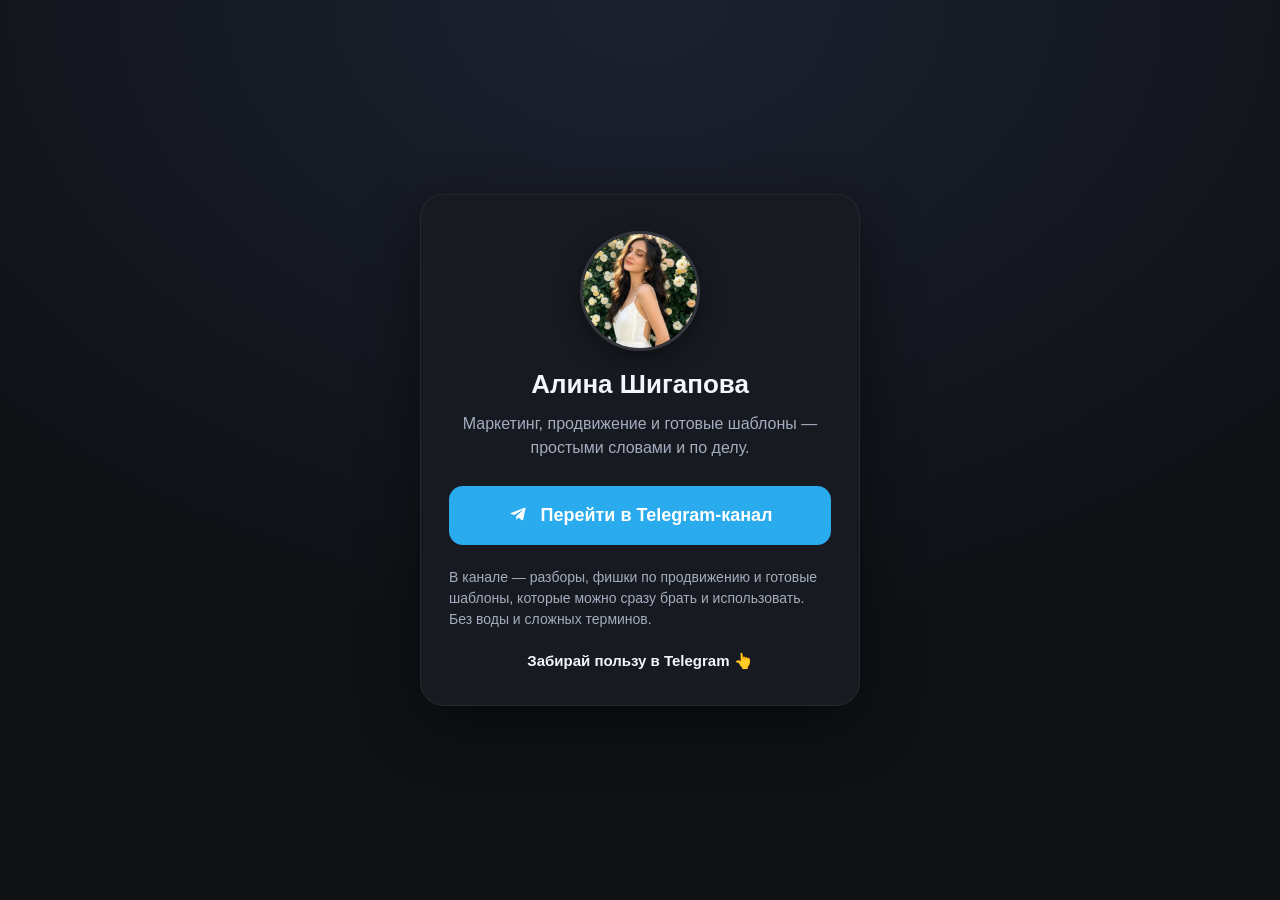
<file: index.html>
<!DOCTYPE html>
<html lang="ru">
<head>
  <meta charset="UTF-8" />
  <meta name="viewport" content="width=device-width, initial-scale=1.0" />
  <title>Алина Шигапова — маркетинг, продвижение, шаблоны</title>
  <meta name="description" content="Канал про маркетинг, продвижение и готовые шаблоны. Забирай пользу в Telegram." />
  <style>
    :root {
      --bg: #0f1115;
      --card: #171a21;
      --accent: #2aabee;
      --accent-hover: #1e97d6;
      --text: #f4f6fb;
      --muted: #a4adbd;
    }
    * { box-sizing: border-box; margin: 0; padding: 0; }
    body {
      font-family: -apple-system, BlinkMacSystemFont, 'Segoe UI', Roboto, sans-serif;
      background: radial-gradient(120% 120% at 50% 0%, #1b2130 0%, var(--bg) 60%);
      color: var(--text);
      min-height: 100vh;
      display: flex;
      align-items: center;
      justify-content: center;
      padding: 24px;
      line-height: 1.5;
    }
    .card {
      background: var(--card);
      border: 1px solid rgba(255,255,255,.06);
      border-radius: 24px;
      max-width: 440px;
      width: 100%;
      padding: 36px 28px 32px;
      text-align: center;
      box-shadow: 0 20px 60px rgba(0,0,0,.45);
    }
    .emoji { font-size: 52px; margin-bottom: 14px; }
    .avatar {
      width: 120px;
      height: 120px;
      border-radius: 50%;
      object-fit: cover;
      margin: 0 auto 18px;
      display: block;
      border: 3px solid rgba(255,255,255,.12);
      box-shadow: 0 8px 24px rgba(0,0,0,.4);
    }
    h1 { font-size: 26px; line-height: 1.2; margin-bottom: 12px; }
    .subtitle { color: var(--muted); font-size: 16px; margin-bottom: 26px; }
    .btn {
      display: block;
      width: 100%;
      background: var(--accent);
      color: #fff;
      text-decoration: none;
      font-size: 18px;
      font-weight: 600;
      padding: 16px;
      border-radius: 14px;
      transition: background .2s, transform .1s;
    }
    .btn:hover { background: var(--accent-hover); }
    .btn:active { transform: scale(.98); }
    .extra {
      color: var(--muted);
      font-size: 14px;
      margin-top: 22px;
      text-align: left;
    }
    .final-cta { margin-top: 20px; font-size: 15px; font-weight: 600; color: var(--text); }
    .tg-icon { vertical-align: -3px; margin-right: 8px; }
  </style>
</head>
<body>
  <main class="card">
    <img class="avatar" src="avatar.jpg" alt="Алина Шигапова" />
    <h1>Алина Шигапова</h1>
    <p class="subtitle">
      Маркетинг, продвижение и готовые шаблоны — простыми словами и по делу.
    </p>

    <a class="btn" href="https://t.me/Alina35000" target="_blank" rel="noopener">
      <svg class="tg-icon" width="20" height="20" viewBox="0 0 24 24" fill="#fff" xmlns="http://www.w3.org/2000/svg"><path d="M9.78 18.65l.28-4.23 7.68-6.92c.34-.31-.07-.46-.52-.19L7.74 13.3 3.64 12c-.88-.25-.89-.86.2-1.3l15.97-6.16c.73-.33 1.43.18 1.15 1.3l-2.72 12.81c-.19.91-.74 1.13-1.5.71L12.6 16.3l-1.99 1.93c-.23.23-.42.42-.83.42z"/></svg>
      Перейти в Telegram-канал
    </a>

    <p class="extra">
      В канале — разборы, фишки по продвижению и готовые шаблоны, которые
      можно сразу брать и использовать. Без воды и сложных терминов.
    </p>

    <p class="final-cta">Забирай пользу в Telegram 👆</p>
  </main>
</body>
</html>
</file>
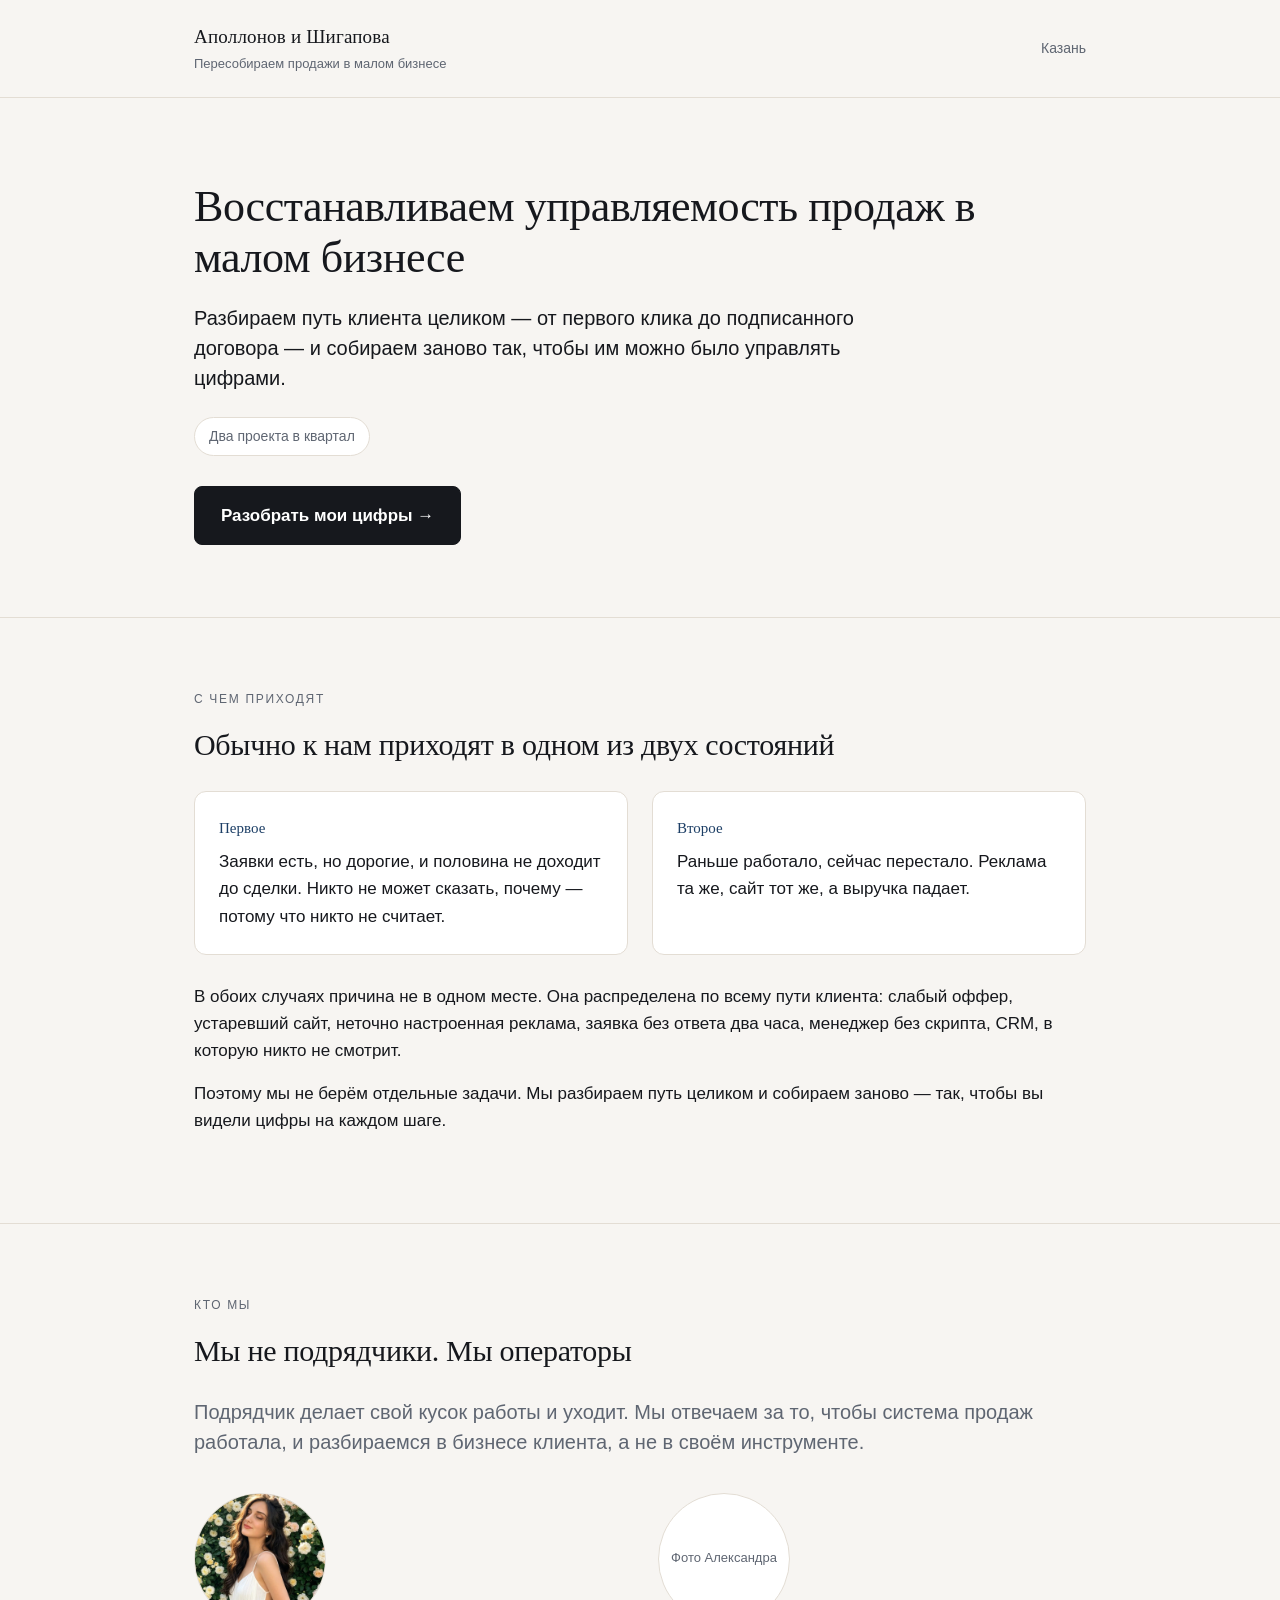
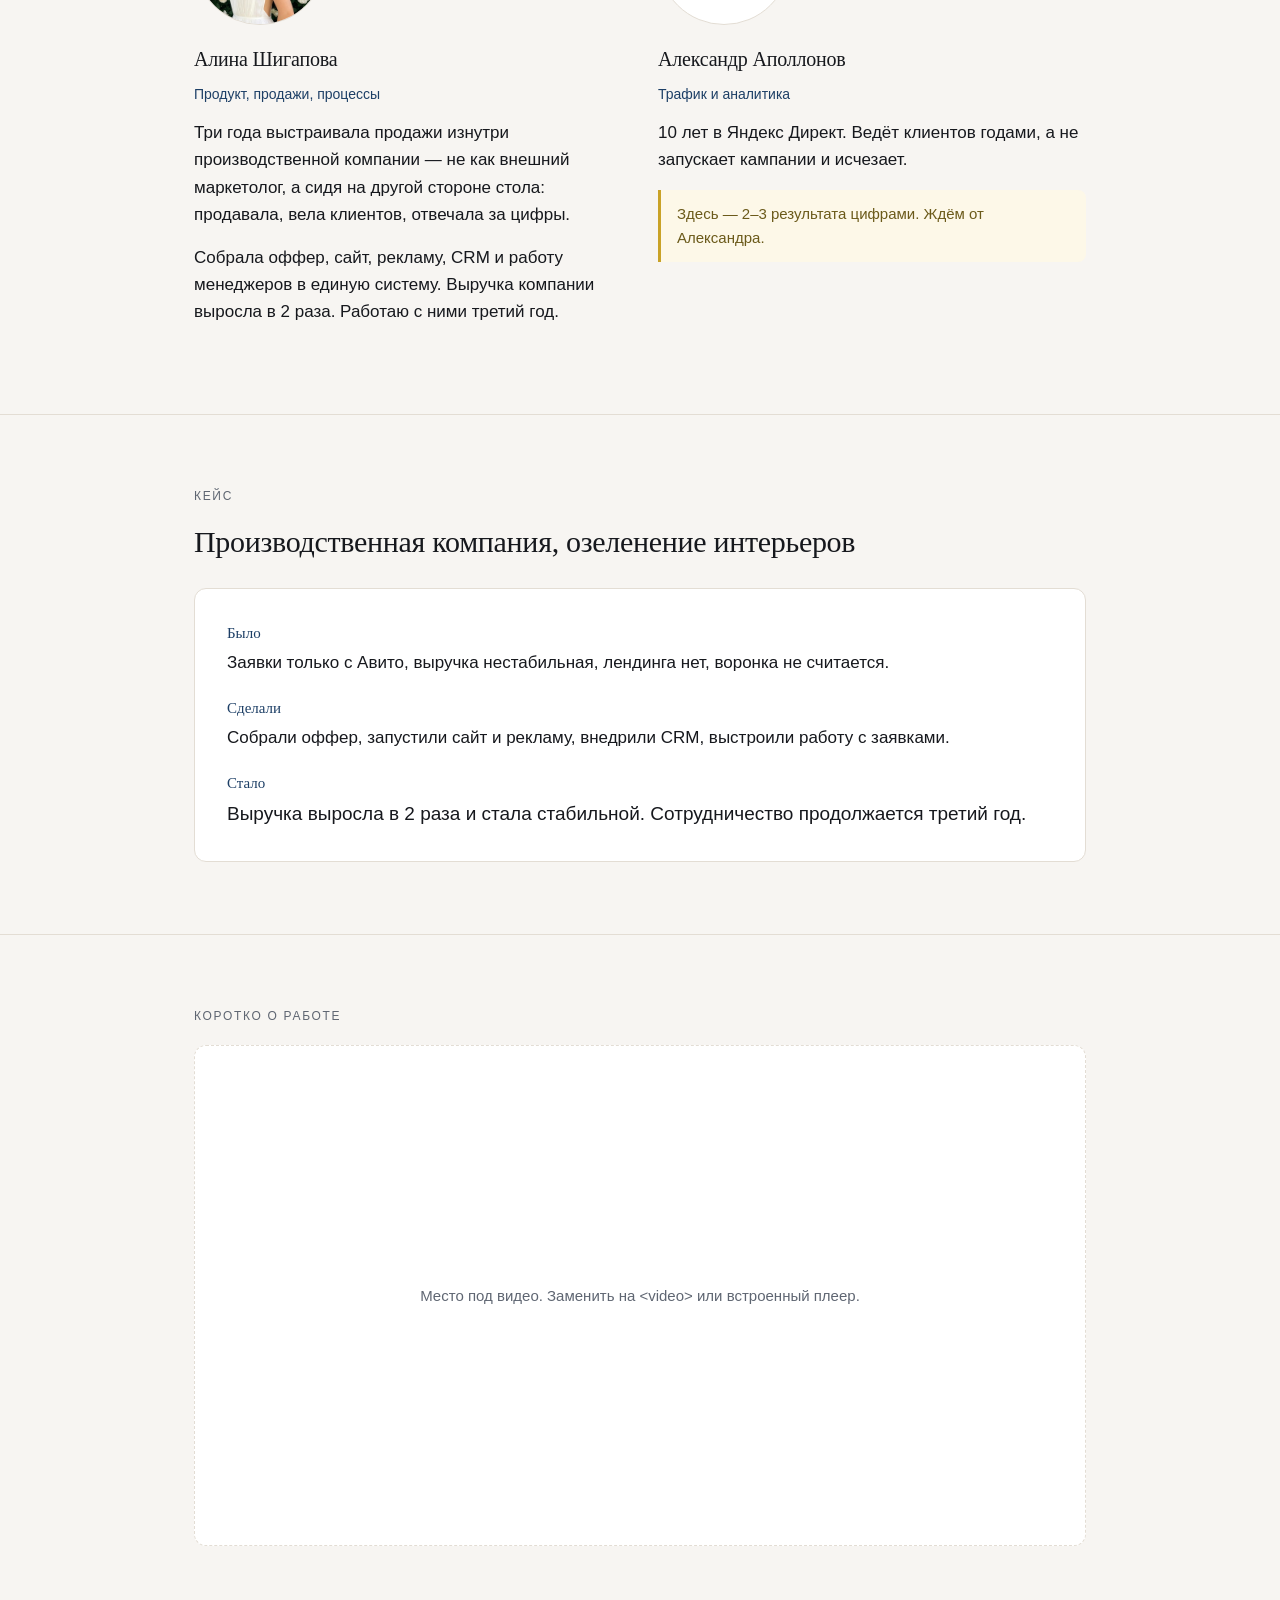
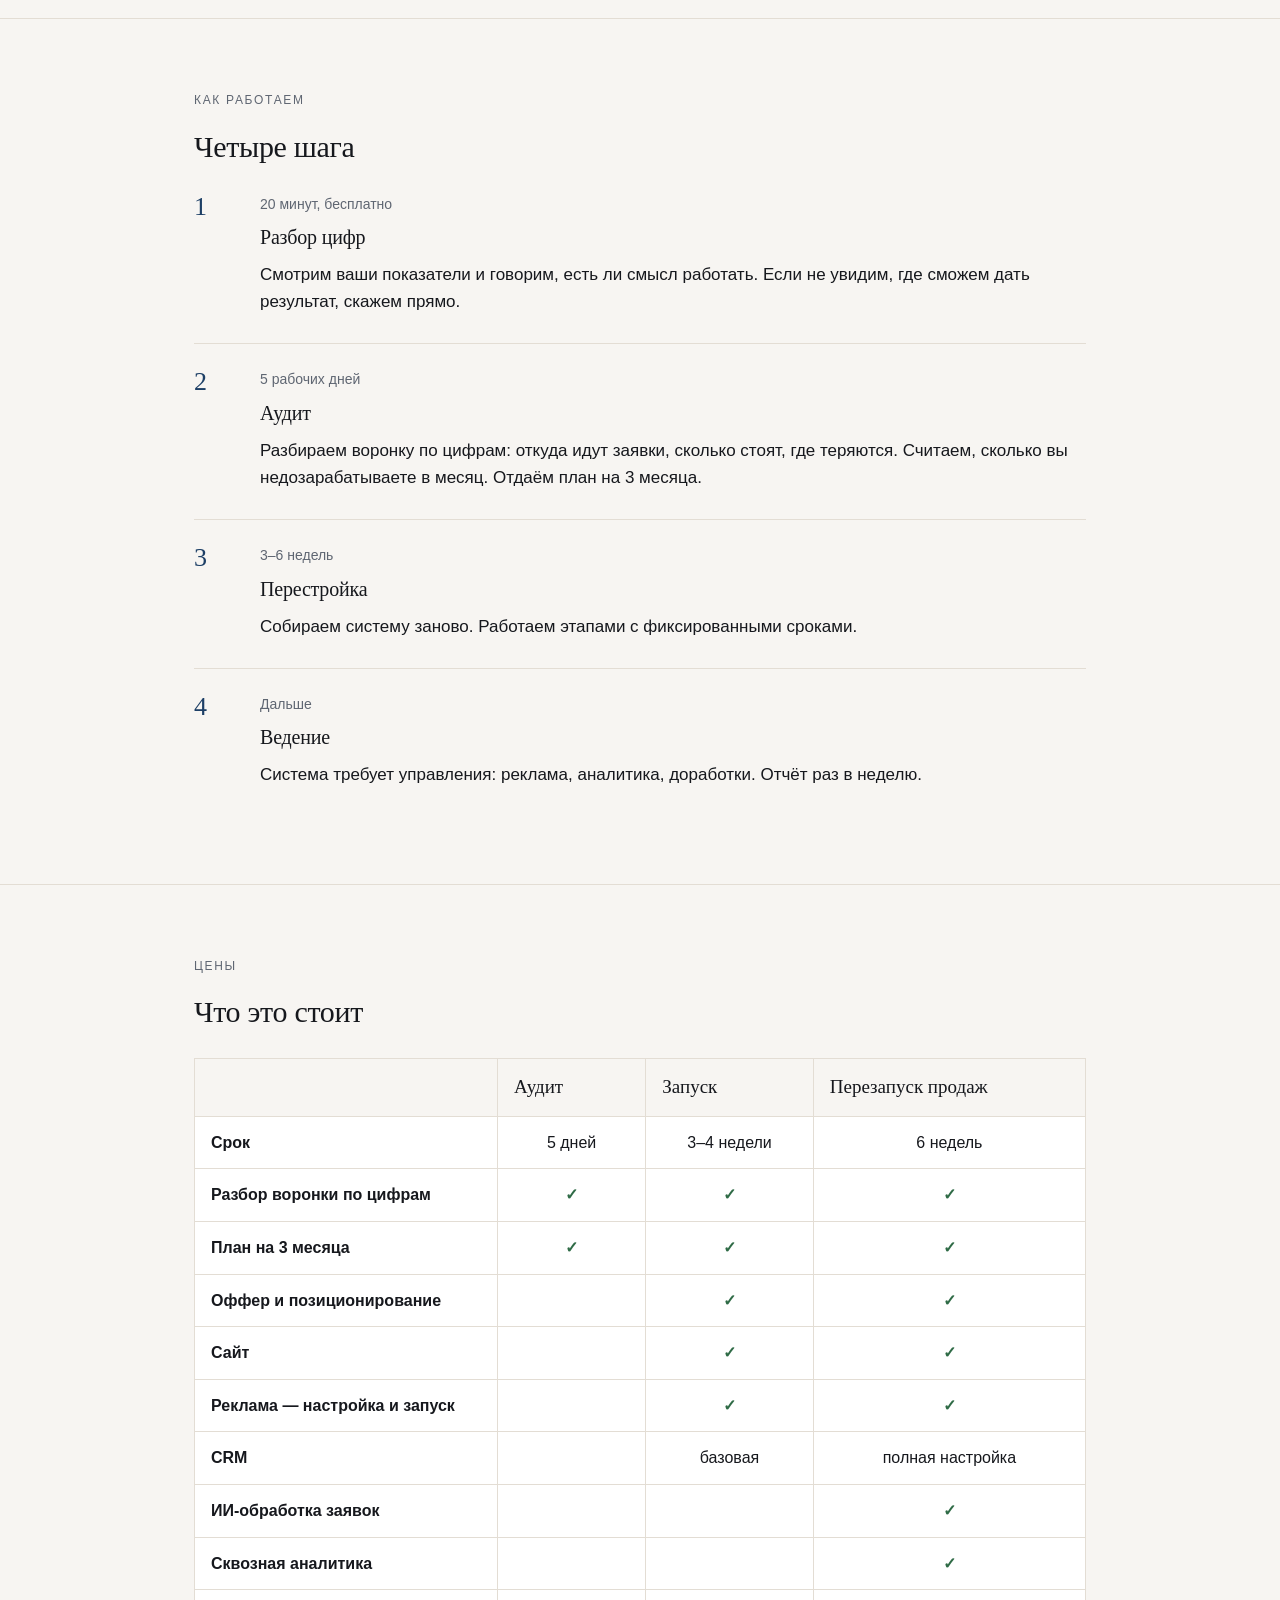
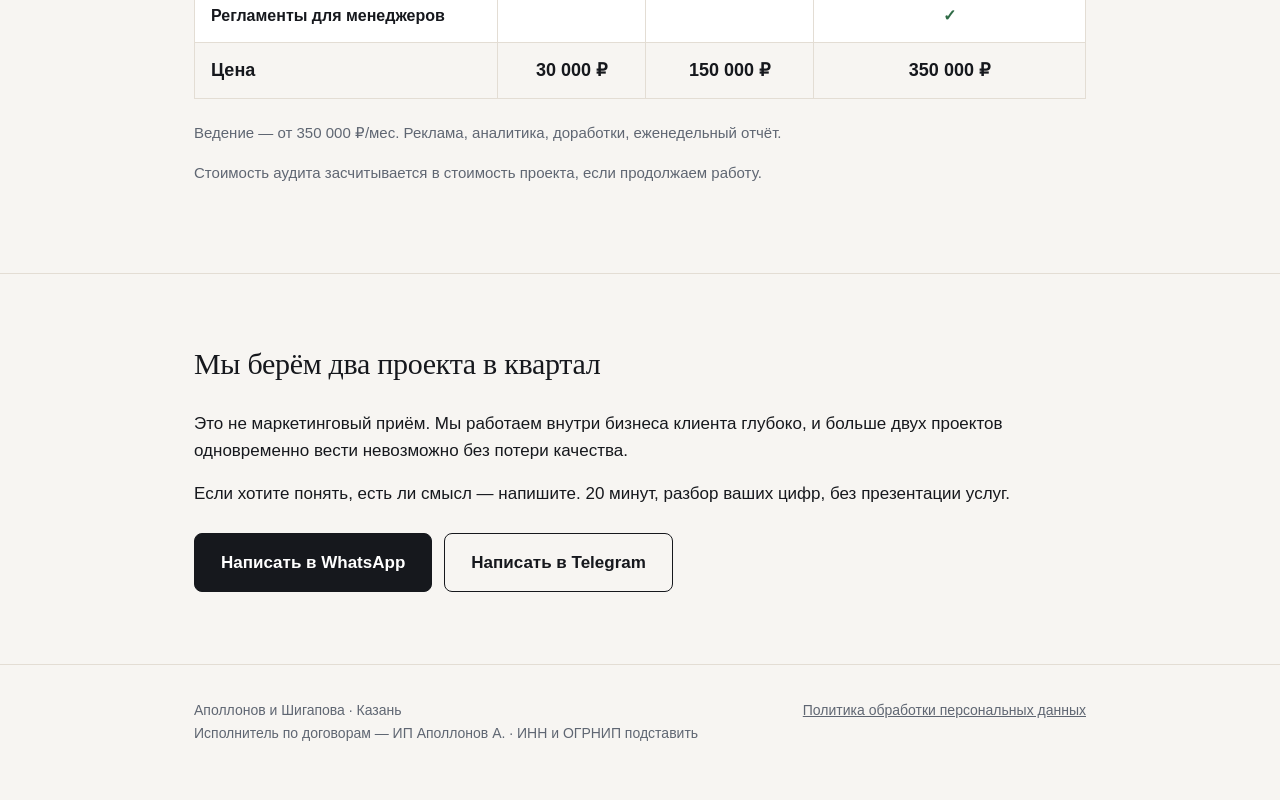
<file: site/index.html>
<!DOCTYPE html>
<html lang="ru">
<head>
<meta charset="UTF-8" />
<meta name="viewport" content="width=device-width, initial-scale=1" />
<title>Аполлонов и Шигапова — восстанавливаем управляемость продаж в малом бизнесе</title>
<meta name="description" content="Разбираем путь клиента целиком — от первого клика до подписанного договора — и собираем заново так, чтобы им можно было управлять цифрами. Два проекта в квартал." />
<meta property="og:type" content="website" />
<meta property="og:title" content="Аполлонов и Шигапова" />
<meta property="og:description" content="Пересобираем продажи в малом бизнесе. От первого клика до подписанного договора. Два проекта в квартал." />
<meta property="og:image" content="alina.jpg" />
<meta property="og:locale" content="ru_RU" />
<style>
  :root {
    --paper: #f7f5f2;
    --paper-2: #ffffff;
    --ink: #16181d;
    --muted: #5f6672;
    --line: #e3ddd4;
    --accent: #1d3f66;
    --ok: #2f6b46;
    --serif: Georgia, "Iowan Old Style", "Palatino Linotype", "Times New Roman", serif;
    --sans: -apple-system, BlinkMacSystemFont, "Segoe UI", Roboto, "Helvetica Neue", Arial, sans-serif;
  }
  * { box-sizing: border-box; }
  body {
    margin: 0;
    background: var(--paper);
    color: var(--ink);
    font-family: var(--sans);
    font-size: 17px;
    line-height: 1.6;
    -webkit-font-smoothing: antialiased;
  }
  .wrap { max-width: 940px; margin: 0 auto; padding: 0 24px; }
  section { padding: 72px 0; border-top: 1px solid var(--line); }
  section:first-of-type { border-top: 0; }
  h1, h2, h3 { font-family: var(--serif); font-weight: 400; letter-spacing: -.01em; }
  h1 { font-size: 44px; line-height: 1.15; margin: 0 0 20px; }
  h2 { font-size: 30px; line-height: 1.2; margin: 0 0 28px; }
  h3 { font-size: 20px; margin: 0 0 8px; }
  p { margin: 0 0 16px; }
  .lead { font-size: 20px; line-height: 1.5; }
  .muted { color: var(--muted); }
  .eyebrow {
    font-family: var(--sans);
    font-size: 12px;
    letter-spacing: .14em;
    text-transform: uppercase;
    color: var(--muted);
    margin-bottom: 18px;
  }

  /* Шапка */
  header {
    padding: 22px 0;
    border-bottom: 1px solid var(--line);
    background: var(--paper);
  }
  .bar { display: flex; align-items: center; justify-content: space-between; gap: 16px; }
  .brand { font-family: var(--serif); font-size: 19px; letter-spacing: .01em; }
  .tagline { font-size: 13px; color: var(--muted); margin-top: 2px; }
  .place { font-size: 14px; color: var(--muted); }

  /* Экран 1 */
  .hero { padding-top: 84px; }
  .hero .lead { max-width: 660px; }
  .quota {
    display: inline-block;
    margin: 8px 0 30px;
    padding: 7px 14px;
    border: 1px solid var(--line);
    border-radius: 999px;
    background: var(--paper-2);
    font-size: 14px;
    color: var(--muted);
  }

  /* Кнопки */
  .btn {
    display: inline-block;
    background: var(--ink);
    color: #fff;
    text-decoration: none;
    font-size: 17px;
    font-weight: 600;
    padding: 15px 26px;
    border-radius: 8px;
    border: 1px solid var(--ink);
    transition: background .18s, border-color .18s;
  }
  .btn:hover { background: var(--accent); border-color: var(--accent); }
  .btn-outline { background: transparent; color: var(--ink); border-color: var(--ink); }
  .btn-outline:hover { background: var(--ink); color: #fff; }
  .btns { display: flex; flex-wrap: wrap; gap: 12px; }

  /* Экран 2 */
  .states { display: grid; grid-template-columns: 1fr 1fr; gap: 24px; margin-bottom: 28px; }
  .state {
    background: var(--paper-2);
    border: 1px solid var(--line);
    border-radius: 12px;
    padding: 24px;
  }
  .state .num {
    font-family: var(--serif);
    font-size: 15px;
    color: var(--accent);
    margin-bottom: 8px;
  }
  .state p:last-child { margin-bottom: 0; }

  /* Экран 3 */
  .people { display: grid; grid-template-columns: 1fr 1fr; gap: 36px; margin-top: 36px; }
  .person img, .person .photo-stub {
    width: 132px; height: 132px;
    border-radius: 50%;
    object-fit: cover;
    display: block;
    margin-bottom: 18px;
    border: 1px solid var(--line);
  }
  .person .photo-stub {
    background: var(--paper-2);
    display: flex; align-items: center; justify-content: center;
    color: var(--muted); font-size: 13px; text-align: center; padding: 12px;
  }
  .role { font-size: 14px; color: var(--accent); margin-bottom: 14px; }
  .todo {
    border-left: 3px solid #c9a227;
    background: #fdf8e8;
    padding: 12px 16px;
    font-size: 15px;
    color: #6b5a1a;
    border-radius: 0 8px 8px 0;
  }

  /* Экран 4 */
  .case { background: var(--paper-2); border: 1px solid var(--line); border-radius: 12px; padding: 32px; }
  .case dl { margin: 0; }
  .case dt {
    font-family: var(--serif);
    font-size: 15px;
    color: var(--accent);
    margin-top: 20px;
  }
  .case dt:first-child { margin-top: 0; }
  .case dd { margin: 4px 0 0; }
  .case .result { font-size: 19px; }

  /* Экран 5 */
  .steps { counter-reset: step; display: grid; gap: 4px; }
  .step {
    display: grid;
    grid-template-columns: 46px 1fr;
    gap: 20px;
    padding: 24px 0;
    border-top: 1px solid var(--line);
  }
  .step:first-child { border-top: 0; padding-top: 0; }
  .step-n {
    font-family: var(--serif);
    font-size: 26px;
    color: var(--accent);
    line-height: 1.1;
  }
  .step-when { font-size: 14px; color: var(--muted); margin-bottom: 6px; }
  .step p:last-child { margin-bottom: 0; }

  /* Экран 6 */
  .table-scroll { overflow-x: auto; -webkit-overflow-scrolling: touch; margin-bottom: 22px; }
  table { border-collapse: collapse; width: 100%; min-width: 620px; background: var(--paper-2); }
  th, td { border: 1px solid var(--line); padding: 13px 16px; text-align: left; font-size: 16px; }
  thead th {
    font-family: var(--serif);
    font-size: 19px;
    font-weight: 400;
    background: var(--paper);
  }
  thead th:first-child { width: 34%; }
  .scroll-hint { display: none; font-size: 14px; color: var(--muted); margin: 0 0 10px; }
  tbody td:not(:first-child), tbody th:not(:first-child) { text-align: center; }
  .yes { color: var(--ok); font-weight: 700; }
  .price td, .price th { font-weight: 700; font-size: 18px; background: var(--paper); }
  .note { font-size: 15px; color: var(--muted); }

  /* Экран 7 */
  .final { text-align: left; }
  .final .btns { margin-top: 26px; }

  /* Видео */
  .video-stub {
    background: var(--paper-2);
    border: 1px dashed var(--line);
    border-radius: 12px;
    aspect-ratio: 16 / 9;
    display: flex;
    align-items: center;
    justify-content: center;
    color: var(--muted);
    font-size: 15px;
    text-align: center;
    padding: 24px;
  }

  footer {
    border-top: 1px solid var(--line);
    padding: 34px 0 56px;
    font-size: 14px;
    color: var(--muted);
  }
  footer a { color: var(--muted); }
  .foot-row { display: flex; flex-wrap: wrap; gap: 8px 22px; justify-content: space-between; }

  @media (max-width: 720px) {
    body { font-size: 16px; }
    h1 { font-size: 32px; }
    h2 { font-size: 25px; }
    .lead { font-size: 18px; }
    section { padding: 52px 0; }
    .hero { padding-top: 56px; }
    .states, .people { grid-template-columns: 1fr; }
    .case { padding: 22px; }
    .btn { display: block; text-align: center; }
    .btns { flex-direction: column; }
    .scroll-hint { display: block; }
    table { min-width: 540px; }
    th, td { padding: 11px 12px; font-size: 15px; }
    thead th { font-size: 17px; }
    thead th:first-child { width: 190px; }
    .price td, .price th { font-size: 16px; }
  }

  @media (max-width: 480px) {
    .brand { font-size: 17px; }
    .tagline { font-size: 12px; }
    .place { display: none; } /* город остаётся в подвале */
  }
</style>
</head>
<body>

<header>
  <div class="wrap bar">
    <div>
      <div class="brand">Аполлонов&nbsp;и&nbsp;Шигапова</div>
      <div class="tagline">Пересобираем продажи в малом бизнесе</div>
    </div>
    <div class="place">Казань</div>
  </div>
</header>

<main>

  <!-- Экран 1 -->
  <section class="hero">
    <div class="wrap">
      <h1>Восстанавливаем управляемость продаж в малом бизнесе</h1>
      <p class="lead">
        Разбираем путь клиента целиком — от первого клика до подписанного договора —
        и собираем заново так, чтобы им можно было управлять цифрами.
      </p>
      <div class="quota">Два проекта в квартал</div>
      <div class="btns">
        <a class="btn" href="#contact" data-goal="hero_cta">Разобрать мои цифры →</a>
      </div>
    </div>
  </section>

  <!-- Экран 2 -->
  <section>
    <div class="wrap">
      <div class="eyebrow">С чем приходят</div>
      <h2>Обычно к нам приходят в одном из двух состояний</h2>

      <div class="states">
        <div class="state">
          <div class="num">Первое</div>
          <p>Заявки есть, но дорогие, и половина не доходит до сделки. Никто не может сказать, почему — потому что никто не считает.</p>
        </div>
        <div class="state">
          <div class="num">Второе</div>
          <p>Раньше работало, сейчас перестало. Реклама та же, сайт тот же, а выручка падает.</p>
        </div>
      </div>

      <p>
        В обоих случаях причина не в одном месте. Она распределена по всему пути клиента:
        слабый оффер, устаревший сайт, неточно настроенная реклама, заявка без ответа два часа,
        менеджер без скрипта, CRM, в которую никто не смотрит.
      </p>
      <p>
        Поэтому мы не берём отдельные задачи. Мы разбираем путь целиком и собираем заново —
        так, чтобы вы видели цифры на каждом шаге.
      </p>
    </div>
  </section>

  <!-- Экран 3 -->
  <section>
    <div class="wrap">
      <div class="eyebrow">Кто мы</div>
      <h2>Мы не подрядчики. Мы операторы</h2>
      <p class="lead muted">
        Подрядчик делает свой кусок работы и уходит. Мы отвечаем за то, чтобы система продаж
        работала, и разбираемся в бизнесе клиента, а не в своём инструменте.
      </p>

      <div class="people">
        <div class="person">
          <img src="alina.jpg" alt="Алина Шигапова" />
          <h3>Алина Шигапова</h3>
          <div class="role">Продукт, продажи, процессы</div>
          <p>
            Три года выстраивала продажи изнутри производственной компании — не как внешний
            маркетолог, а сидя на другой стороне стола: продавала, вела клиентов, отвечала за цифры.
          </p>
          <p>
            Собрала оффер, сайт, рекламу, CRM и работу менеджеров в единую систему.
            Выручка компании выросла в 2 раза. Работаю с ними третий год.
          </p>
        </div>

        <div class="person">
          <div class="photo-stub">Фото Александра</div>
          <h3>Александр Аполлонов</h3>
          <div class="role">Трафик и аналитика</div>
          <p>
            10 лет в Яндекс Директ. Ведёт клиентов годами, а не запускает кампании и исчезает.
          </p>
          <p class="todo">Здесь — 2–3 результата цифрами. Ждём от Александра.</p>
        </div>
      </div>
    </div>
  </section>

  <!-- Экран 4 -->
  <section>
    <div class="wrap">
      <div class="eyebrow">Кейс</div>
      <h2>Производственная компания, озеленение интерьеров</h2>

      <div class="case">
        <dl>
          <dt>Было</dt>
          <dd>Заявки только с Авито, выручка нестабильная, лендинга нет, воронка не считается.</dd>

          <dt>Сделали</dt>
          <dd>Собрали оффер, запустили сайт и рекламу, внедрили CRM, выстроили работу с заявками.</dd>

          <dt>Стало</dt>
          <dd class="result">
            Выручка выросла в 2 раза и стала стабильной.
            Сотрудничество продолжается третий год.
          </dd>
        </dl>
      </div>
    </div>
  </section>

  <!-- Видео -->
  <section>
    <div class="wrap">
      <div class="eyebrow">Коротко о работе</div>
      <div class="video-stub">Место под видео. Заменить на &lt;video&gt; или встроенный плеер.</div>
    </div>
  </section>

  <!-- Экран 5 -->
  <section>
    <div class="wrap">
      <div class="eyebrow">Как работаем</div>
      <h2>Четыре шага</h2>

      <div class="steps">
        <div class="step">
          <div class="step-n">1</div>
          <div>
            <div class="step-when">20 минут, бесплатно</div>
            <h3>Разбор цифр</h3>
            <p>Смотрим ваши показатели и говорим, есть ли смысл работать. Если не увидим, где сможем дать результат, скажем прямо.</p>
          </div>
        </div>

        <div class="step">
          <div class="step-n">2</div>
          <div>
            <div class="step-when">5 рабочих дней</div>
            <h3>Аудит</h3>
            <p>Разбираем воронку по цифрам: откуда идут заявки, сколько стоят, где теряются. Считаем, сколько вы недозарабатываете в месяц. Отдаём план на 3 месяца.</p>
          </div>
        </div>

        <div class="step">
          <div class="step-n">3</div>
          <div>
            <div class="step-when">3–6 недель</div>
            <h3>Перестройка</h3>
            <p>Собираем систему заново. Работаем этапами с фиксированными сроками.</p>
          </div>
        </div>

        <div class="step">
          <div class="step-n">4</div>
          <div>
            <div class="step-when">Дальше</div>
            <h3>Ведение</h3>
            <p>Система требует управления: реклама, аналитика, доработки. Отчёт раз в неделю.</p>
          </div>
        </div>
      </div>
    </div>
  </section>

  <!-- Экран 6 -->
  <section>
    <div class="wrap">
      <div class="eyebrow">Цены</div>
      <h2>Что это стоит</h2>

      <p class="scroll-hint">Таблица прокручивается вбок →</p>
      <div class="table-scroll">
        <table>
          <thead>
            <tr>
              <th></th>
              <th>Аудит</th>
              <th>Запуск</th>
              <th>Перезапуск продаж</th>
            </tr>
          </thead>
          <tbody>
            <tr>
              <th scope="row">Срок</th>
              <td>5 дней</td>
              <td>3–4 недели</td>
              <td>6 недель</td>
            </tr>
            <tr>
              <th scope="row">Разбор воронки по цифрам</th>
              <td class="yes">✓</td>
              <td class="yes">✓</td>
              <td class="yes">✓</td>
            </tr>
            <tr>
              <th scope="row">План на 3 месяца</th>
              <td class="yes">✓</td>
              <td class="yes">✓</td>
              <td class="yes">✓</td>
            </tr>
            <tr>
              <th scope="row">Оффер и позиционирование</th>
              <td></td>
              <td class="yes">✓</td>
              <td class="yes">✓</td>
            </tr>
            <tr>
              <th scope="row">Сайт</th>
              <td></td>
              <td class="yes">✓</td>
              <td class="yes">✓</td>
            </tr>
            <tr>
              <th scope="row">Реклама — настройка и запуск</th>
              <td></td>
              <td class="yes">✓</td>
              <td class="yes">✓</td>
            </tr>
            <tr>
              <th scope="row">CRM</th>
              <td></td>
              <td>базовая</td>
              <td>полная настройка</td>
            </tr>
            <tr>
              <th scope="row">ИИ-обработка заявок</th>
              <td></td>
              <td></td>
              <td class="yes">✓</td>
            </tr>
            <tr>
              <th scope="row">Сквозная аналитика</th>
              <td></td>
              <td></td>
              <td class="yes">✓</td>
            </tr>
            <tr>
              <th scope="row">Регламенты для менеджеров</th>
              <td></td>
              <td></td>
              <td class="yes">✓</td>
            </tr>
            <tr class="price">
              <th scope="row">Цена</th>
              <td>30 000 ₽</td>
              <td>150 000 ₽</td>
              <td>350 000 ₽</td>
            </tr>
          </tbody>
        </table>
      </div>

      <p class="note">
        Ведение — от 350 000 ₽/мес. Реклама, аналитика, доработки, еженедельный отчёт.
      </p>
      <p class="note">
        Стоимость аудита засчитывается в стоимость проекта, если продолжаем работу.
      </p>
    </div>
  </section>

  <!-- Экран 7 -->
  <section class="final" id="contact">
    <div class="wrap">
      <h2>Мы берём два проекта в квартал</h2>
      <p>
        Это не маркетинговый приём. Мы работаем внутри бизнеса клиента глубоко,
        и больше двух проектов одновременно вести невозможно без потери качества.
      </p>
      <p>
        Если хотите понять, есть ли смысл — напишите. 20 минут, разбор ваших цифр,
        без презентации услуг.
      </p>

      <div class="btns">
        <a class="btn" id="cta-whatsapp" data-goal="whatsapp_click"
           href="https://wa.me/70000000000" target="_blank" rel="noopener">Написать в WhatsApp</a>
        <a class="btn btn-outline" id="cta-telegram" data-goal="telegram_click"
           href="https://t.me/Alina35000" target="_blank" rel="noopener">Написать в Telegram</a>
      </div>
    </div>
  </section>

</main>

<footer>
  <div class="wrap foot-row">
    <div>
      Аполлонов и Шигапова · Казань<br />
      <!-- Подставить реквизиты ИП Аполлонова: полное имя, ИНН, ОГРНИП -->
      Исполнитель по договорам — ИП Аполлонов А. · ИНН и ОГРНИП подставить
    </div>
    <div><a href="privacy.html">Политика обработки персональных данных</a></div>
  </div>
</footer>

<!--
  Яндекс.Метрика.
  1. Вставить номер счётчика в YM_ID ниже и в код счётчика от Яндекса.
  2. Код счётчика вставить прямо перед </body>.
  3. В интерфейсе Метрики создать цели типа «JavaScript-событие»
     с идентификаторами: whatsapp_click, telegram_click, hero_cta.
     Цель на клик по WhatsApp нужна ДО запуска рекламы — иначе к моменту
     перехода на оплату за конверсию не будет статистики.
-->
<script>
  var YM_ID = null; // ← сюда номер счётчика, например 12345678

  document.querySelectorAll('[data-goal]').forEach(function (el) {
    el.addEventListener('click', function () {
      if (YM_ID && typeof window.ym === 'function') {
        window.ym(YM_ID, 'reachGoal', el.dataset.goal);
      }
    });
  });
</script>

</body>
</html>
</file>
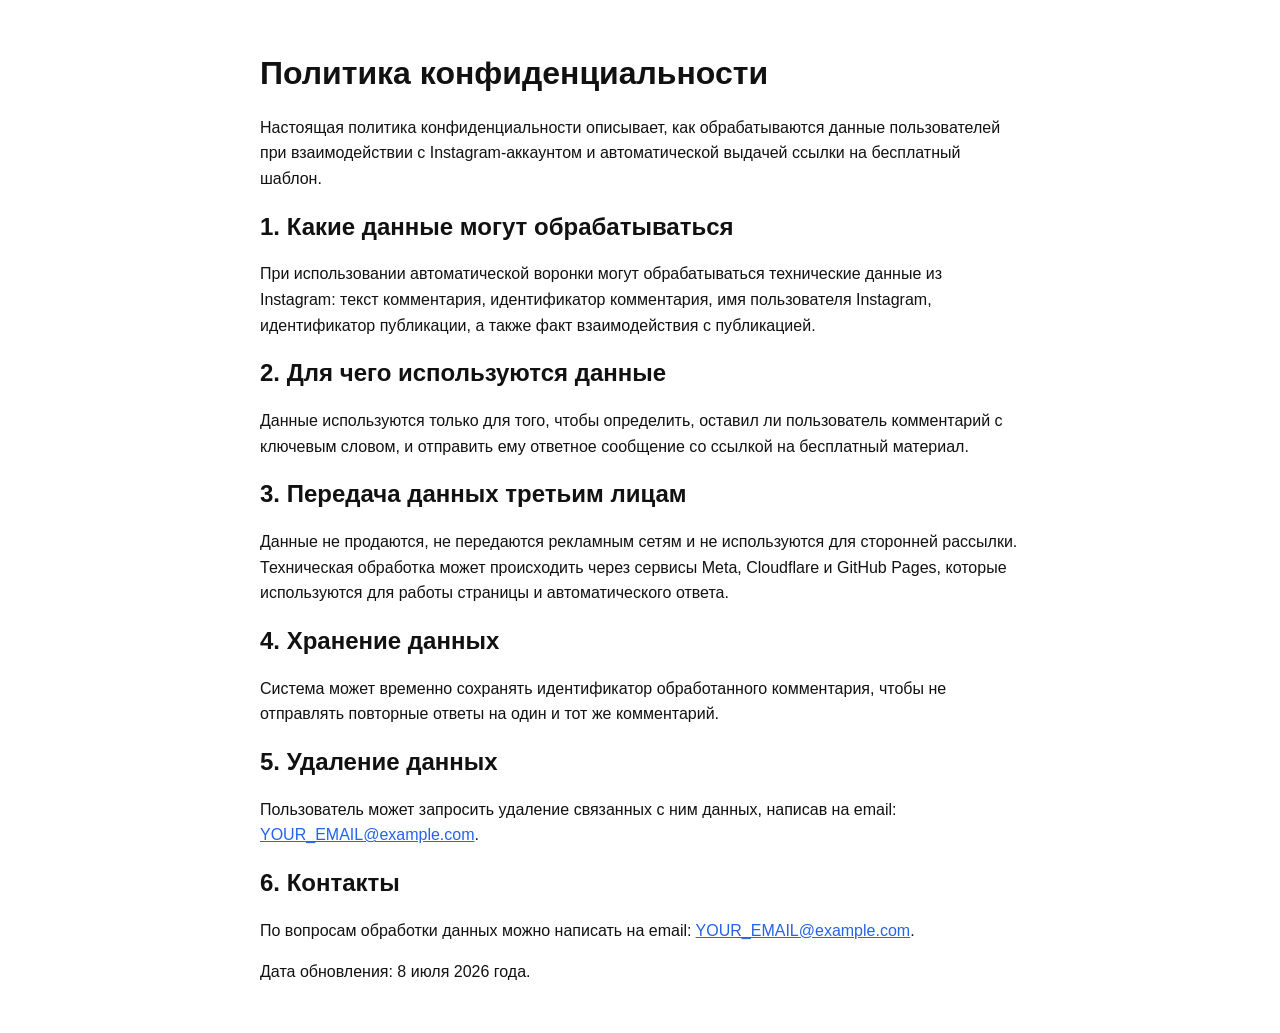
<file: privacy.html>
<!DOCTYPE html>
<html lang="ru">
<head>
  <meta charset="UTF-8" />
  <meta name="viewport" content="width=device-width, initial-scale=1.0" />
  <title>Политика конфиденциальности</title>
  <style>
    body {
      font-family: Arial, sans-serif;
      max-width: 760px;
      margin: 0 auto;
      padding: 32px 18px;
      line-height: 1.6;
      color: #111;
      background: #fff;
    }
    h1, h2 {
      line-height: 1.25;
    }
    a {
      color: #2563eb;
    }
  </style>
</head>
<body>
  <h1>Политика конфиденциальности</h1>

  <p>
    Настоящая политика конфиденциальности описывает, как обрабатываются данные пользователей
    при взаимодействии с Instagram-аккаунтом и автоматической выдачей ссылки на бесплатный шаблон.
  </p>

  <h2>1. Какие данные могут обрабатываться</h2>
  <p>
    При использовании автоматической воронки могут обрабатываться технические данные из Instagram:
    текст комментария, идентификатор комментария, имя пользователя Instagram, идентификатор публикации,
    а также факт взаимодействия с публикацией.
  </p>

  <h2>2. Для чего используются данные</h2>
  <p>
    Данные используются только для того, чтобы определить, оставил ли пользователь комментарий
    с ключевым словом, и отправить ему ответное сообщение со ссылкой на бесплатный материал.
  </p>

  <h2>3. Передача данных третьим лицам</h2>
  <p>
    Данные не продаются, не передаются рекламным сетям и не используются для сторонней рассылки.
    Техническая обработка может происходить через сервисы Meta, Cloudflare и GitHub Pages,
    которые используются для работы страницы и автоматического ответа.
  </p>

  <h2>4. Хранение данных</h2>
  <p>
    Система может временно сохранять идентификатор обработанного комментария, чтобы не отправлять
    повторные ответы на один и тот же комментарий.
  </p>

  <h2>5. Удаление данных</h2>
  <p>
    Пользователь может запросить удаление связанных с ним данных, написав на email:
    <a href="mailto:YOUR_EMAIL@example.com">YOUR_EMAIL@example.com</a>.
  </p>

  <h2>6. Контакты</h2>
  <p>
    По вопросам обработки данных можно написать на email:
    <a href="mailto:YOUR_EMAIL@example.com">YOUR_EMAIL@example.com</a>.
  </p>

  <p>Дата обновления: 8 июля 2026 года.</p>
</body>
</html>
</file>
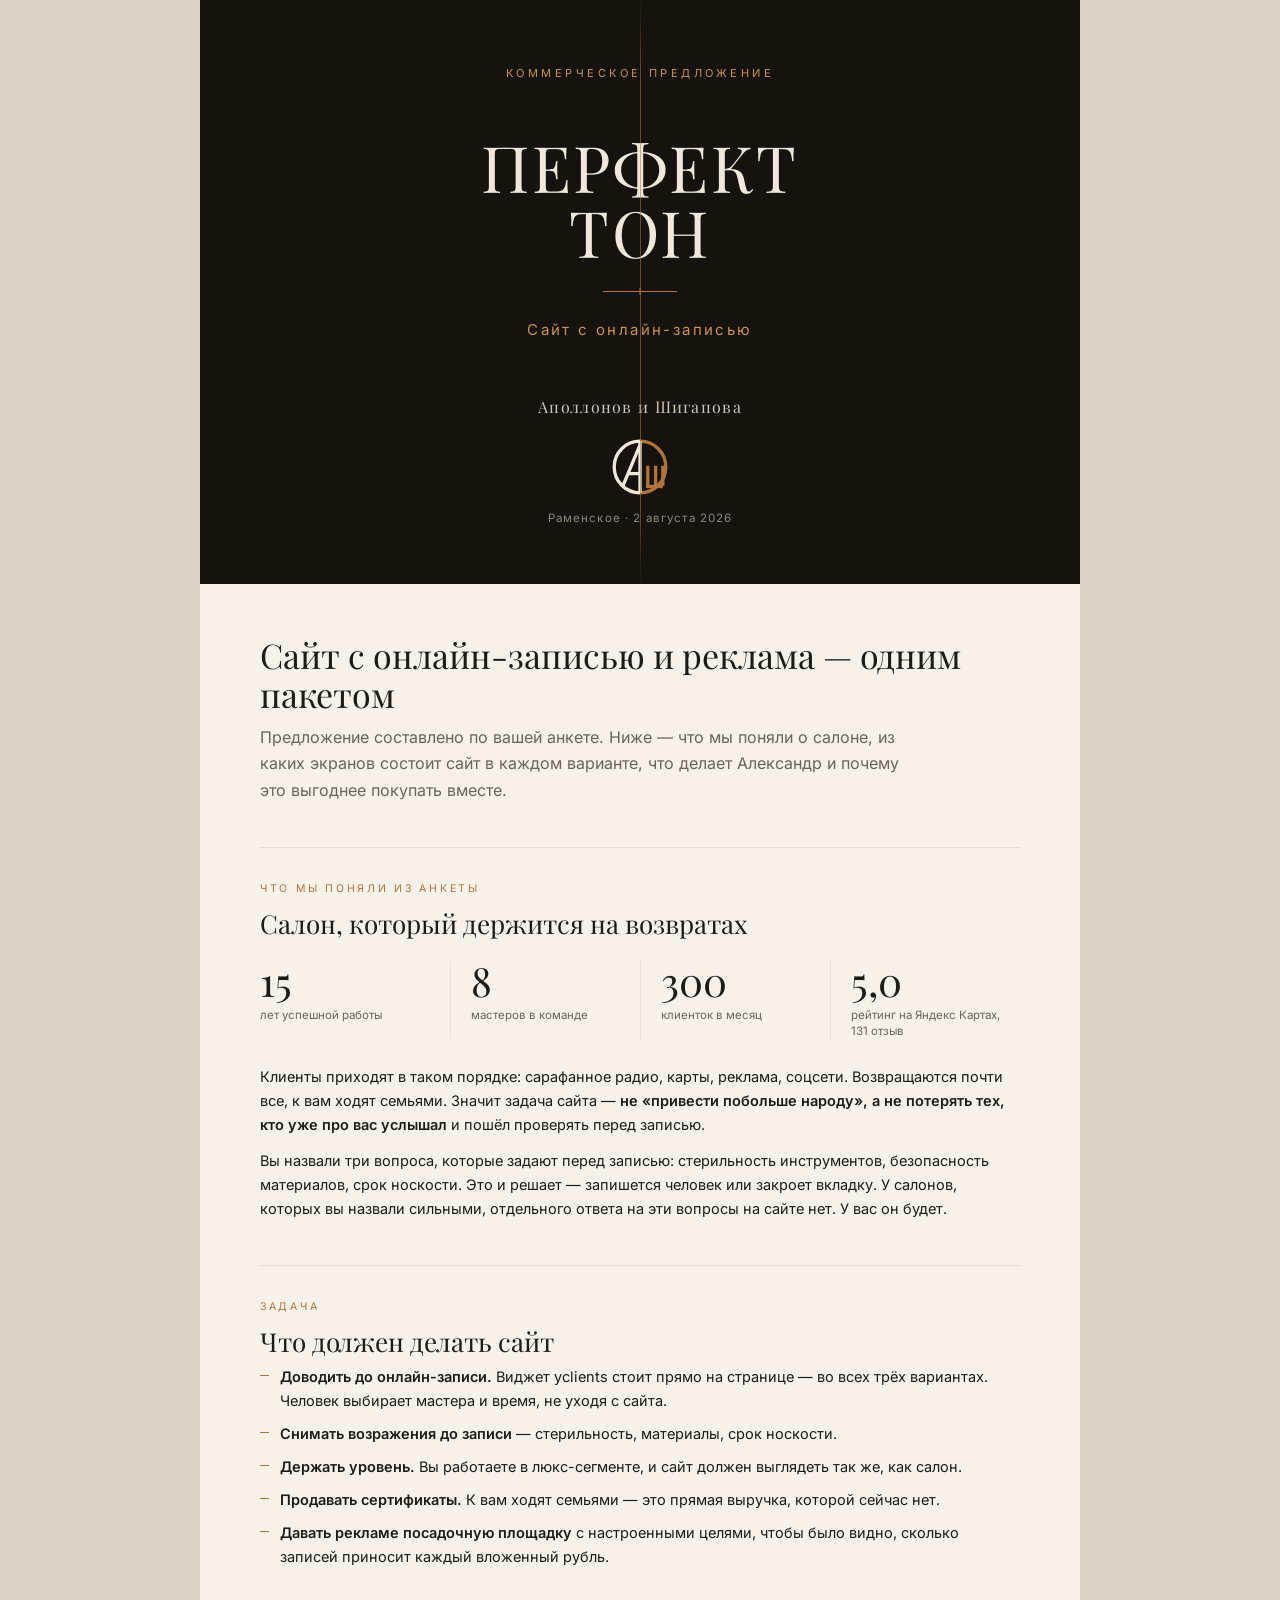
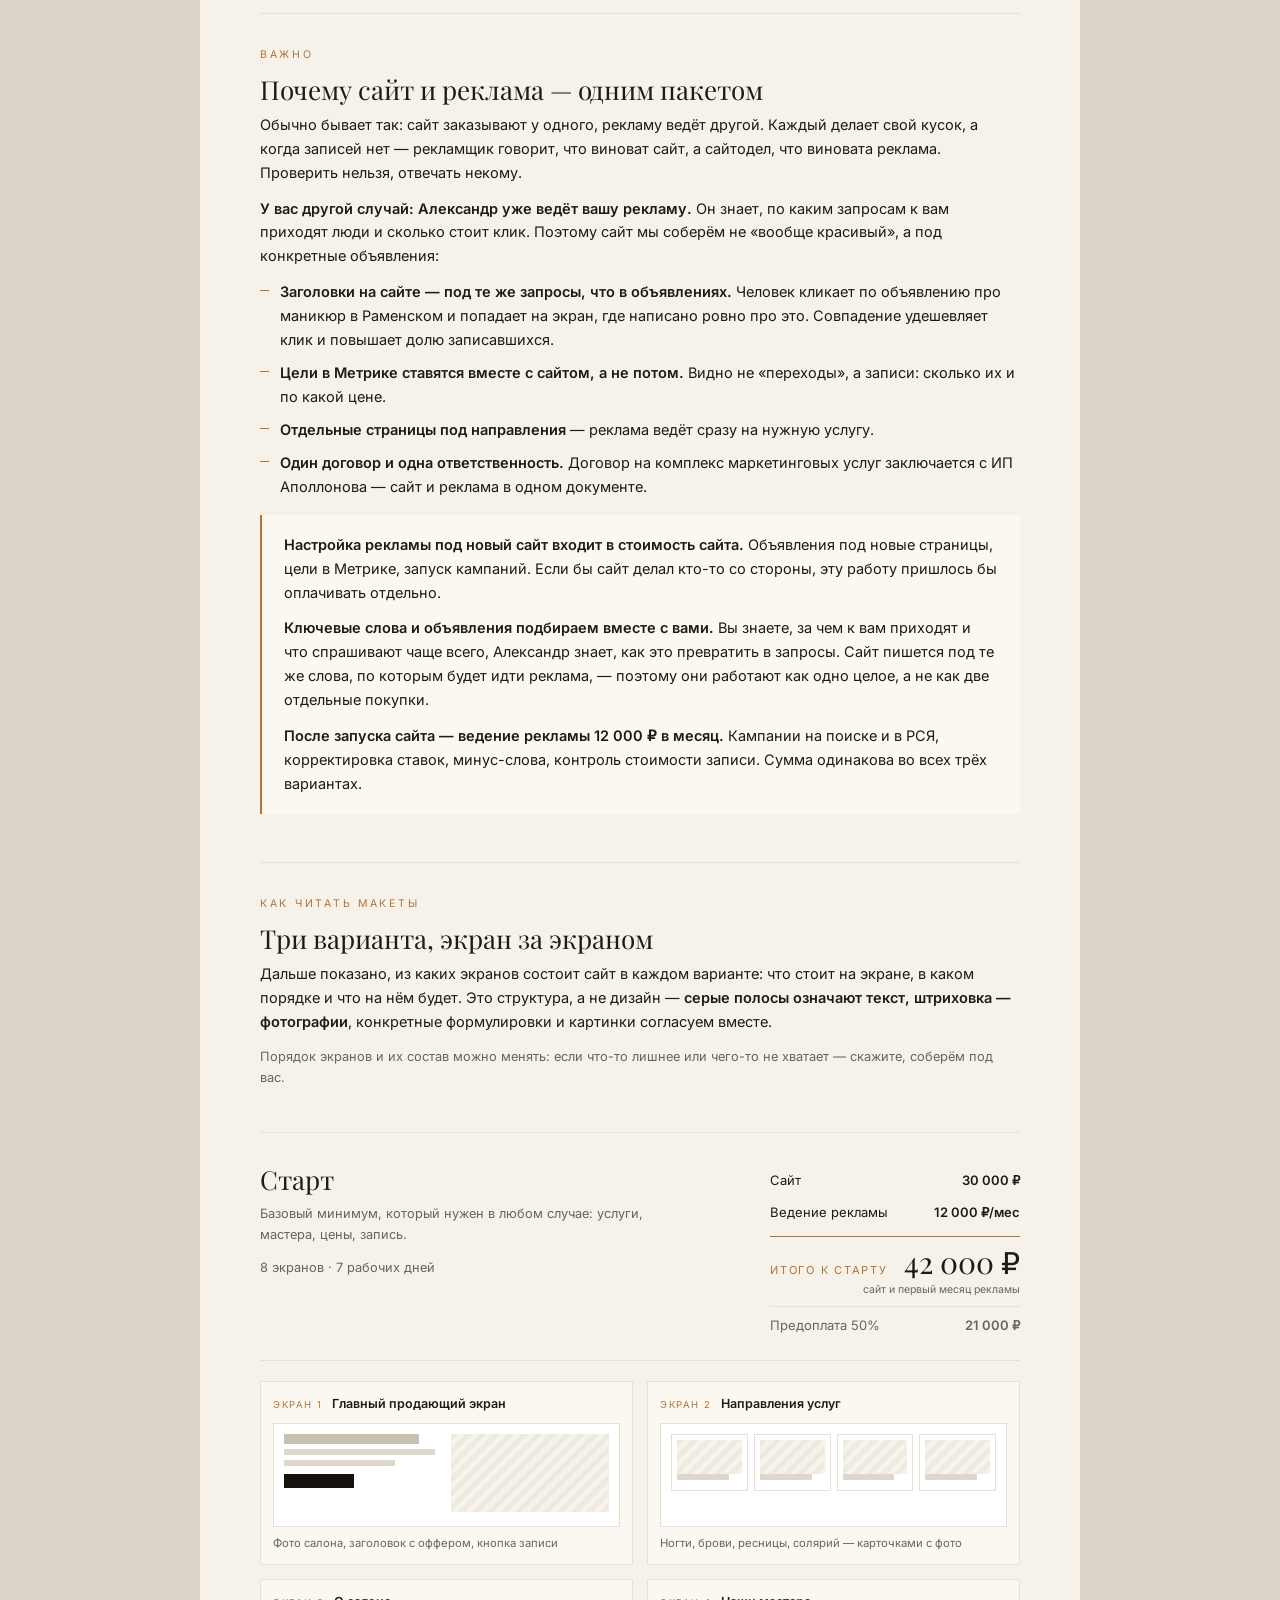
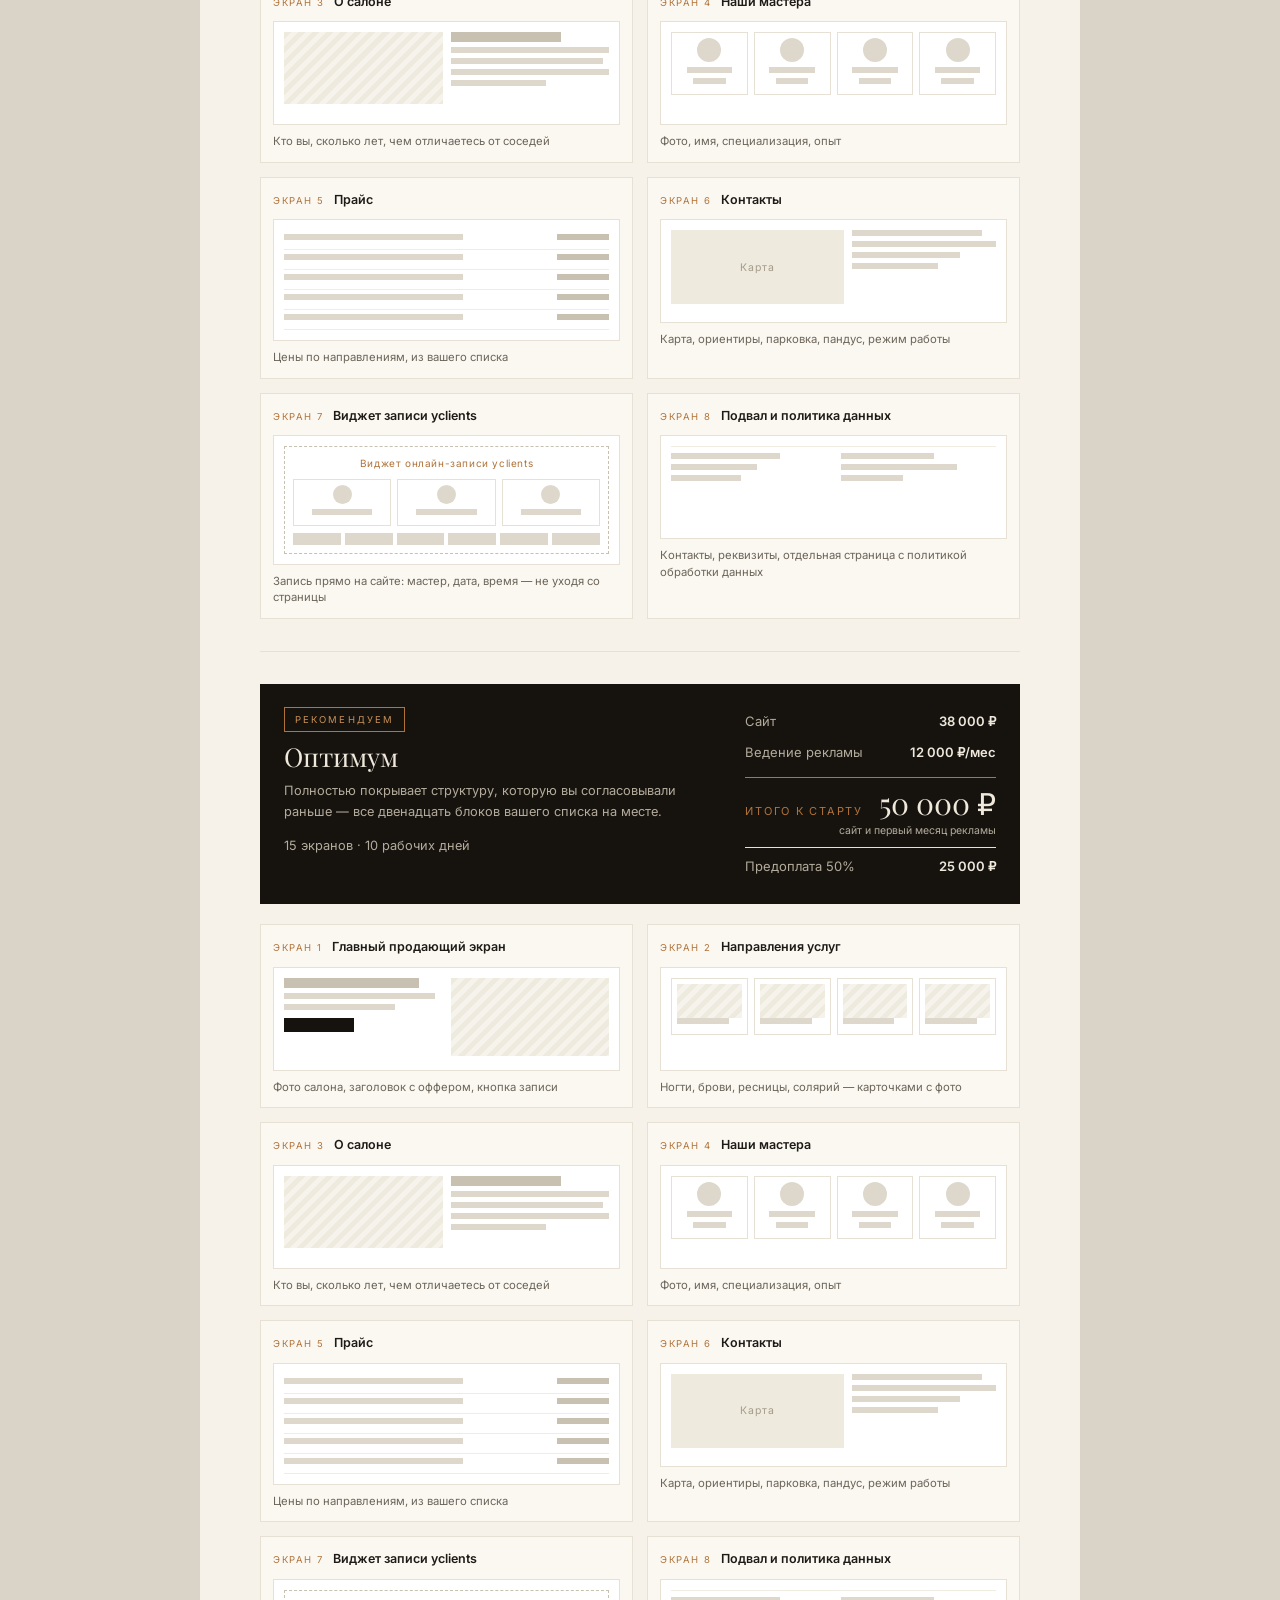
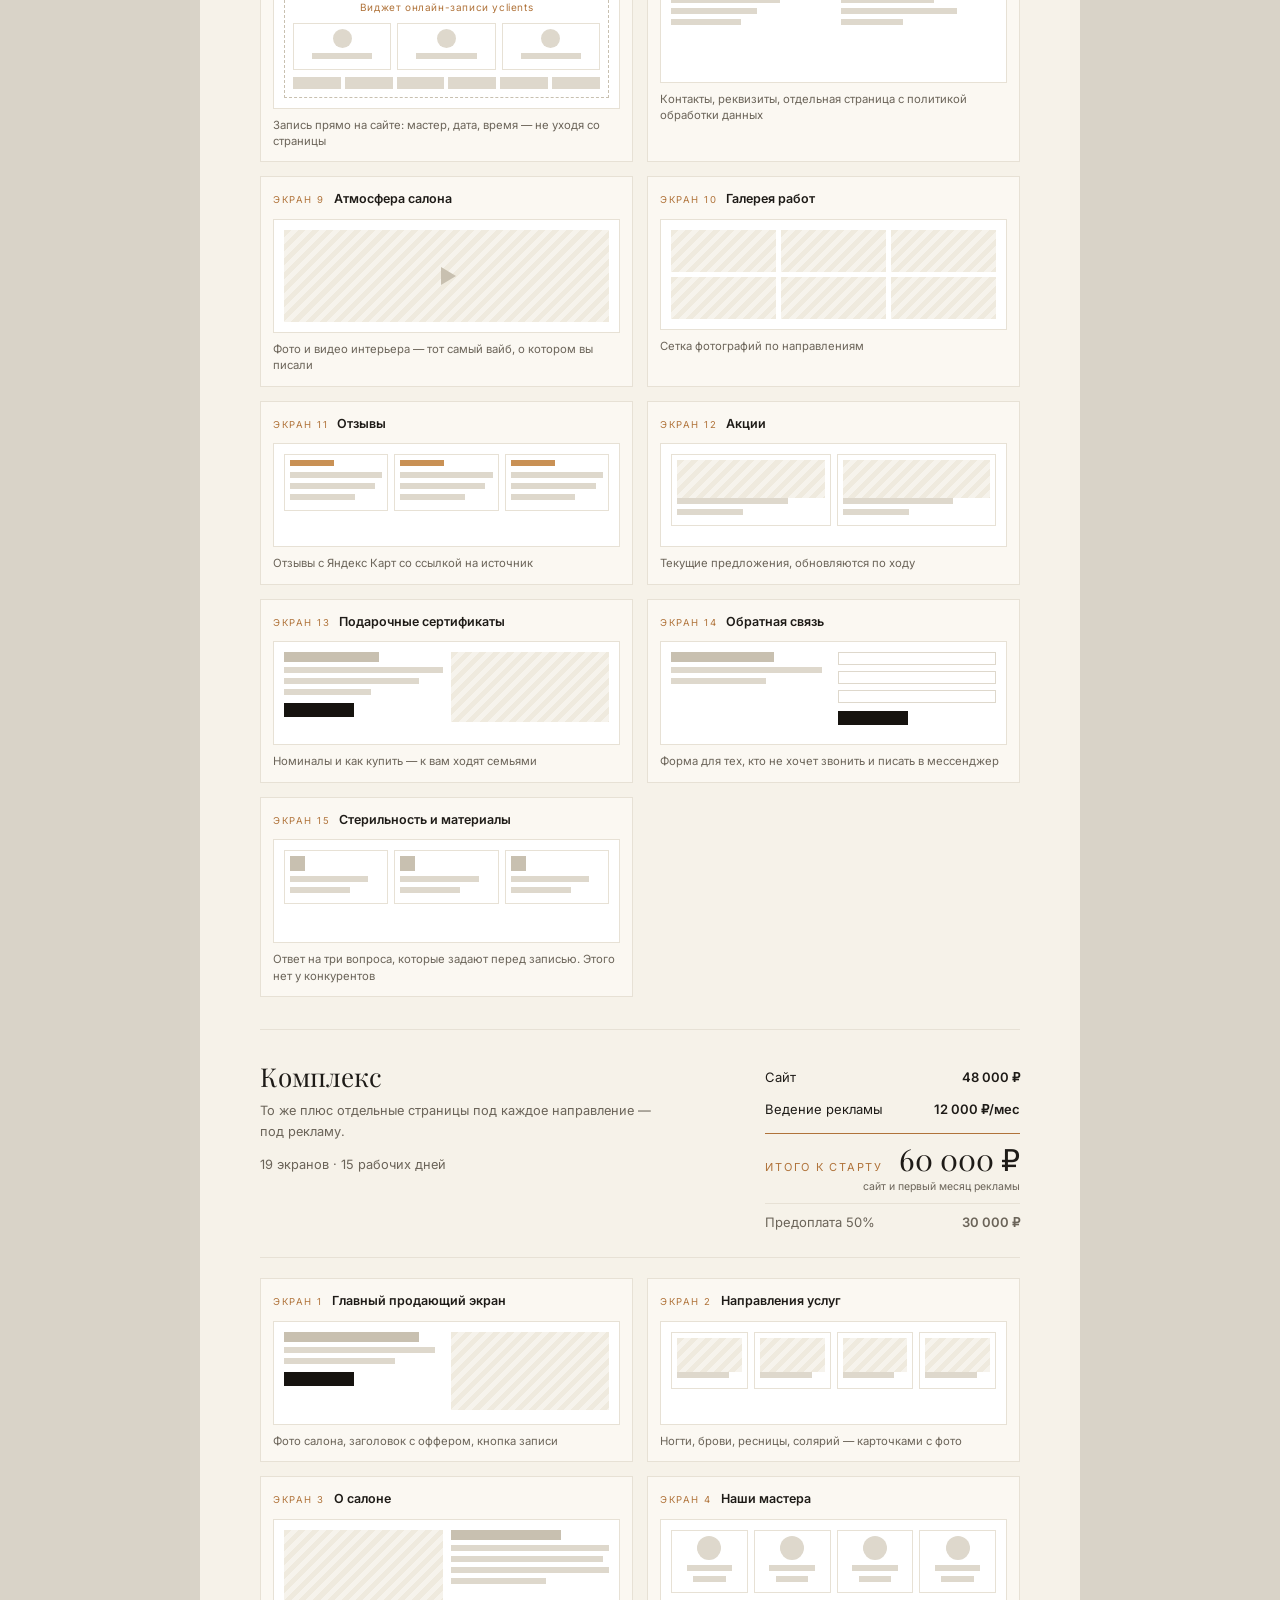
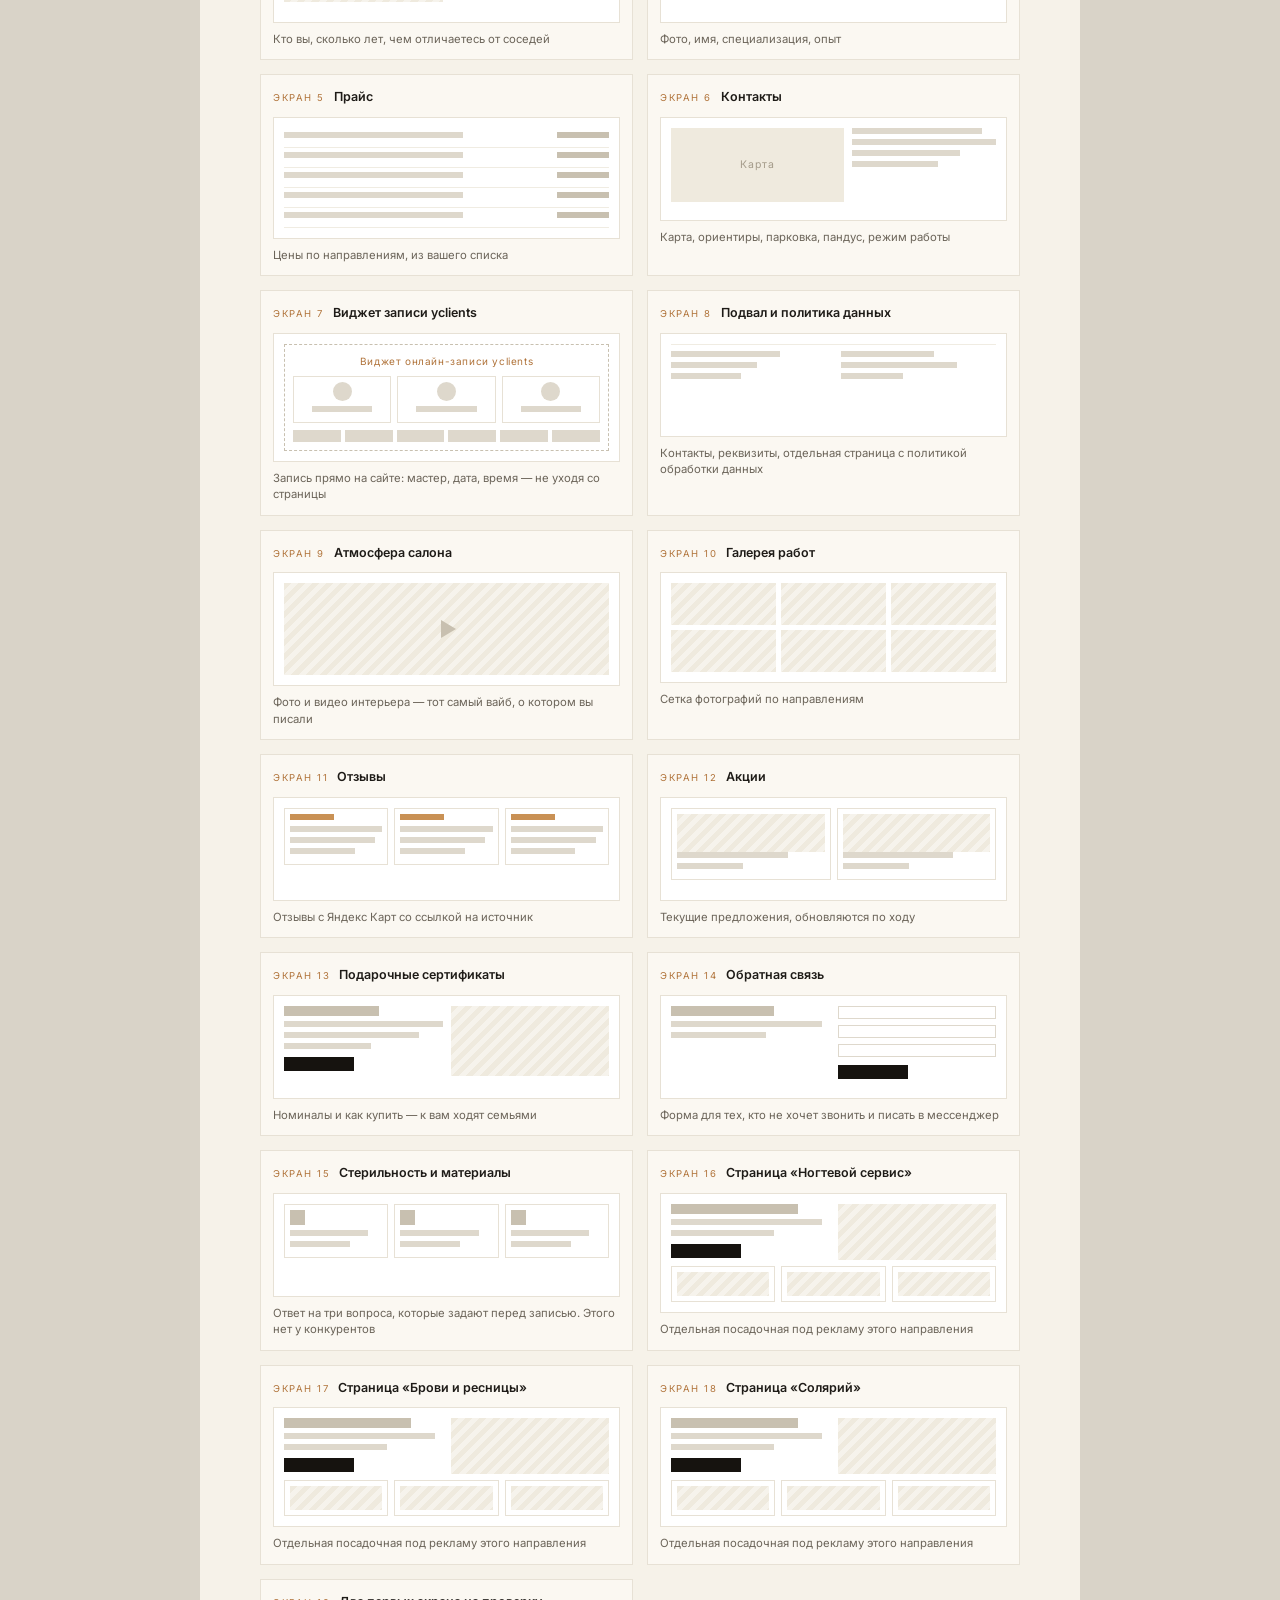
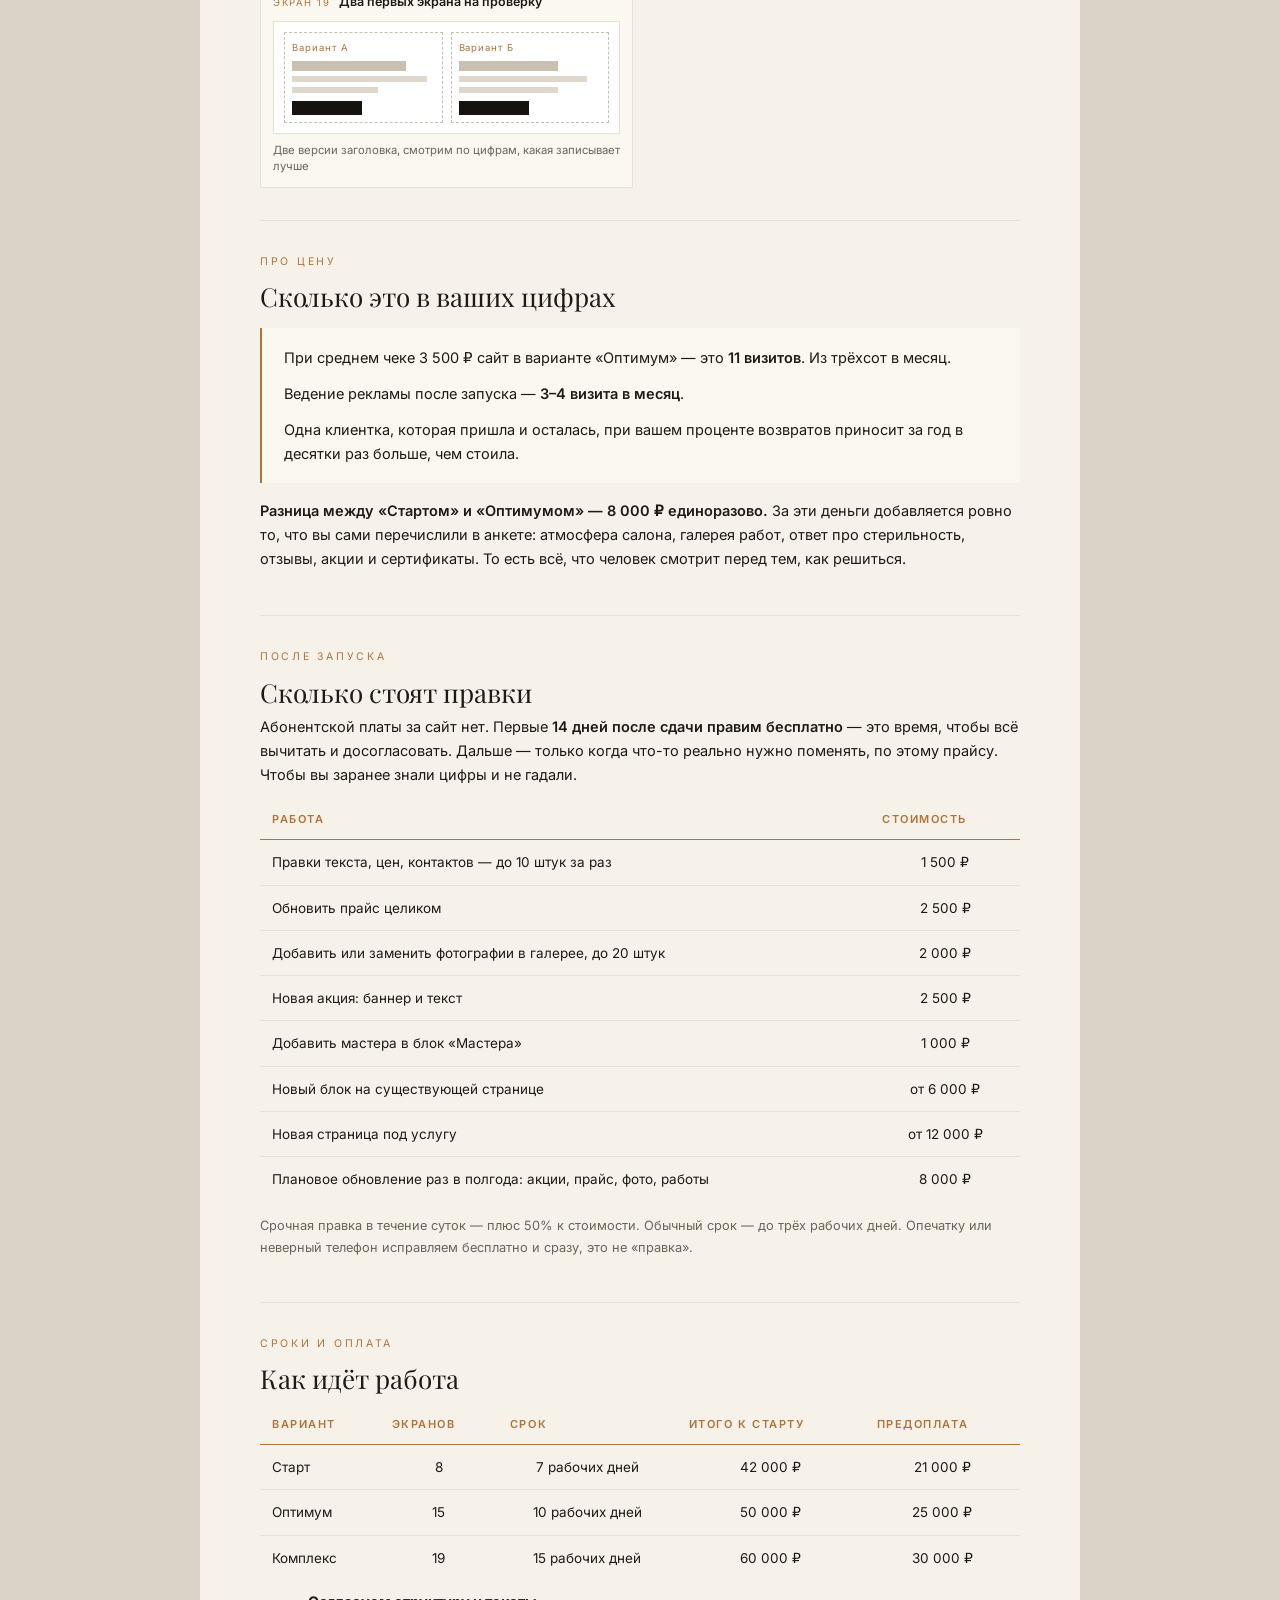
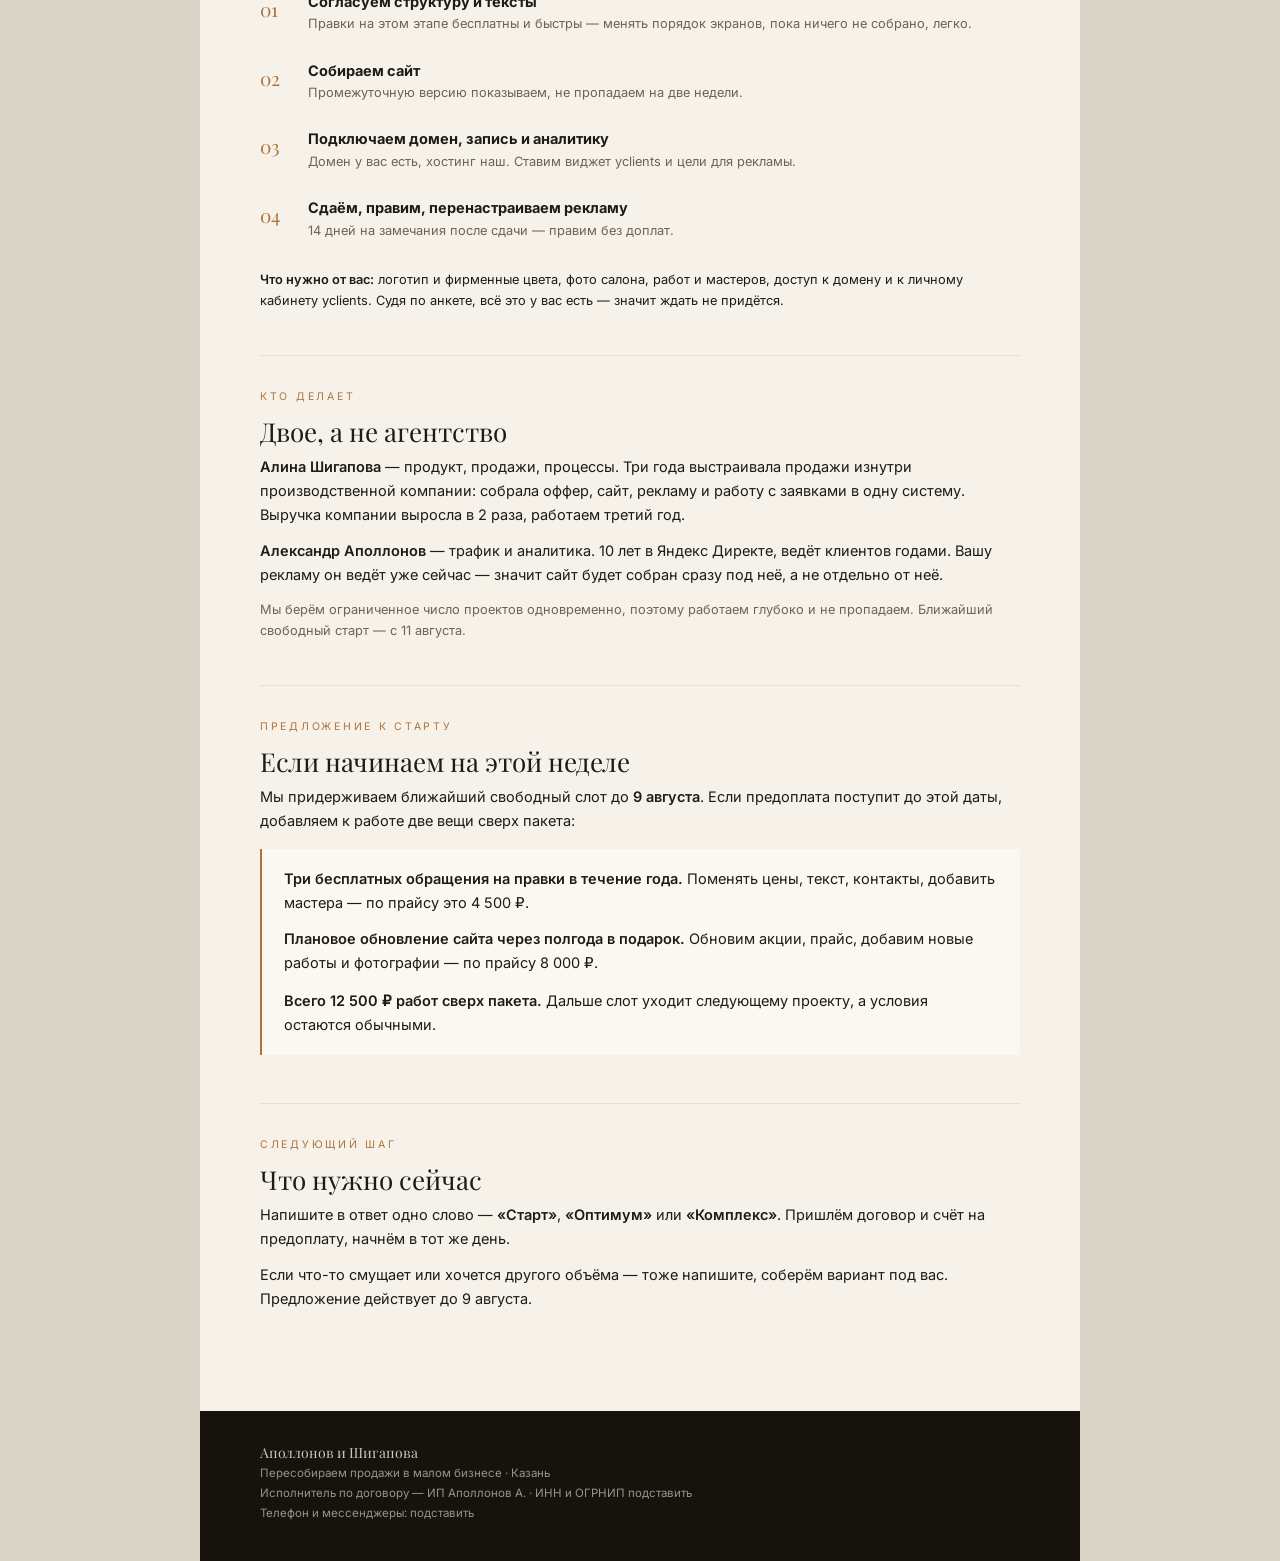
<file: docs/kp-perfect-ton.html>
<!DOCTYPE html>
<html lang="ru">
<head>
<meta charset="UTF-8" />
<meta name="viewport" content="width=device-width, initial-scale=1" />
<title>Коммерческое предложение — сайт для салона ПЕРФЕКТ ТОН</title>
<style>
@font-face{font-family:"Playfair Display";font-style:normal;font-weight:400;font-display:swap;src:url([data-uri]) format("woff2");unicode-range:U+0301,U+0400-045F,U+0490-0491,U+04B0-04B1,U+2116}
@font-face{font-family:"Playfair Display";font-style:normal;font-weight:400;font-display:swap;src:url([data-uri]) format("woff2");unicode-range:U+0000-00FF,U+0131,U+2000-206F,U+20A0-20BF,U+2122,U+2191,U+2193,U+2212,U+2215}
@font-face{font-family:"Playfair Display";font-style:normal;font-weight:500;font-display:swap;src:url([data-uri]) format("woff2");unicode-range:U+0301,U+0400-045F,U+0490-0491,U+04B0-04B1,U+2116}
@font-face{font-family:"Playfair Display";font-style:normal;font-weight:500;font-display:swap;src:url([data-uri]) format("woff2");unicode-range:U+0000-00FF,U+0131,U+2000-206F,U+20A0-20BF,U+2122,U+2191,U+2193,U+2212,U+2215}
@font-face{font-family:"Inter";font-style:normal;font-weight:400;font-display:swap;src:url([data-uri]) format("woff2");unicode-range:U+0301,U+0400-045F,U+0490-0491,U+04B0-04B1,U+2116}
@font-face{font-family:"Inter";font-style:normal;font-weight:400;font-display:swap;src:url([data-uri]) format("woff2");unicode-range:U+0000-00FF,U+0131,U+2000-206F,U+20A0-20BF,U+2122,U+2191,U+2193,U+2212,U+2215}
@font-face{font-family:"Inter";font-style:normal;font-weight:600;font-display:swap;src:url([data-uri]) format("woff2");unicode-range:U+0301,U+0400-045F,U+0490-0491,U+04B0-04B1,U+2116}
@font-face{font-family:"Inter";font-style:normal;font-weight:600;font-display:swap;src:url([data-uri]) format("woff2");unicode-range:U+0000-00FF,U+0131,U+2000-206F,U+20A0-20BF,U+2122,U+2191,U+2193,U+2212,U+2215}
@font-face{font-family:"Inter";font-style:normal;font-weight:700;font-display:swap;src:url([data-uri]) format("woff2");unicode-range:U+0301,U+0400-045F,U+0490-0491,U+04B0-04B1,U+2116}
@font-face{font-family:"Inter";font-style:normal;font-weight:700;font-display:swap;src:url([data-uri]) format("woff2");unicode-range:U+0000-00FF,U+0131,U+2000-206F,U+20A0-20BF,U+2122,U+2191,U+2193,U+2212,U+2215}

:root{
  --black:#16130f; --cream:#f6f2e9; --paper:#fbf8f2;
  --ink:#1e1b17; --muted:#6b6459; --line:#ddd6c8; --hair:#e7e1d5;
  --copper:#b0733a; --copper-lt:#c99155;
  --wire:#ded8cc; --wire2:#c8c0b0; --wirebg:#efeade;
  --serif:"Playfair Display",Georgia,"Times New Roman",serif;
  --sans:"Inter",-apple-system,"Segoe UI",Roboto,Arial,sans-serif;
}
*{box-sizing:border-box}
body{margin:0;background:#d9d3c8;color:var(--ink);font-family:var(--sans);
font-size:14.5px;line-height:1.65;-webkit-font-smoothing:antialiased}
h1,h2,h3{font-family:var(--serif);font-weight:400;line-height:1.15}
p{margin:0 0 12px}
b,strong{font-weight:600}

/* ===== Обложка ===== */
.cover{background:var(--black);color:var(--cream);padding:64px 60px 56px;
position:relative;max-width:880px;margin:0 auto;display:flex;flex-direction:column;min-height:520px}
.cover::before{content:"";position:absolute;left:50%;top:0;bottom:0;width:1px;
background:linear-gradient(180deg,transparent,rgba(176,115,58,.55) 12%,rgba(176,115,58,.55) 88%,transparent)}
.cov-top{font-size:11px;letter-spacing:.32em;text-transform:uppercase;
color:var(--copper-lt);text-align:center;margin-bottom:auto}
.cov-mid{text-align:center;padding:52px 0}
.cov-name{font-family:var(--serif);font-size:64px;line-height:1.02;letter-spacing:.04em;color:#efe8db}
.rule{width:74px;height:1px;background:var(--copper);margin:26px auto;position:relative}
.rule::after{content:"";position:absolute;left:50%;top:-3px;width:1px;height:7px;background:var(--copper);transform:translateX(-50%)}
.cov-sub{font-size:15px;letter-spacing:.16em;color:var(--copper-lt)}
.cov-by{text-align:center;font-family:var(--serif);font-size:16px;letter-spacing:.08em;color:#cfc6b6;margin-top:auto}
.mark{display:block;width:60px;height:60px;margin:16px auto 0}
.cov-meta{text-align:center;font-size:11.5px;letter-spacing:.1em;color:#8e8676;margin-top:12px}

/* ===== Полосы ===== */
.page{max-width:880px;margin:0 auto;background:var(--cream);padding:44px 60px 56px}
section{padding:32px 0;border-top:1px solid var(--hair)}
section:first-child{border-top:0;padding-top:8px}
h1{font-size:34px;margin:0 0 10px}
h2{font-size:26px;margin:0 0 8px}
h3{font-family:var(--sans);font-size:14.5px;font-weight:700;margin:0 0 3px}
.eyebrow{font-size:10.5px;letter-spacing:.26em;text-transform:uppercase;color:var(--copper);margin-bottom:12px}
.muted{color:var(--muted)}
.small{font-size:12.8px}
.lead{font-size:16px;color:var(--muted);max-width:640px}

/* Цифры */
.facts{display:grid;grid-template-columns:repeat(4,1fr);gap:0;margin:22px 0 6px}
.fact{padding:0 20px;border-left:1px solid var(--hair)}
.fact:first-child{padding-left:0;border-left:0}
.fact b{display:block;font-family:var(--serif);font-size:40px;font-weight:400;
color:var(--ink);line-height:1;margin-bottom:7px}
.fact span{font-size:11.5px;color:var(--muted);line-height:1.35;display:block}

ul.clean{margin:0 0 12px;padding-left:0;list-style:none}
ul.clean li{margin-bottom:9px;padding-left:20px;position:relative}
ul.clean li::before{content:"";position:absolute;left:0;top:10px;width:9px;height:1px;background:var(--copper)}

.callout{background:var(--paper);border-left:2px solid var(--copper);padding:18px 22px;margin:16px 0}
.callout p:last-child{margin-bottom:0}

/* ===== Пакеты ===== */
.pkg-head{display:flex;justify-content:space-between;align-items:flex-start;gap:24px;
margin-bottom:20px;padding-bottom:18px;border-bottom:1px solid var(--hair)}
.pkg.pick .pkg-head{background:var(--black);border-bottom:0;padding:22px 24px;color:var(--cream)}
.pkg.pick .pkg-head h2{color:#efe8db}
.pkg.pick .pkg-head .small{color:#b3ab9b}
.pkg.pick .pp{color:#efe8db}
.pkg.pick .pn{color:#9b9384}
.badge{display:inline-block;border:1px solid var(--copper);color:var(--copper-lt);
font-size:9.5px;letter-spacing:.22em;text-transform:uppercase;padding:4px 10px;margin-bottom:10px}
.pkg-price{text-align:right;flex-shrink:0}
.pp{font-family:var(--serif);font-size:34px;line-height:1}
.pm{font-size:13px;color:var(--copper);margin-top:6px;font-weight:600}
.pn{font-size:11px;color:var(--muted);line-height:1.45}
.pkg-left{flex:1}
.pkg-price{min-width:250px}
.prow2{display:flex;justify-content:space-between;gap:16px;font-size:13px;padding:5px 0}
.prow2 b{font-weight:600}
.ptotal{display:flex;justify-content:space-between;gap:16px;align-items:baseline;
margin-top:8px;padding-top:10px;border-top:1px solid var(--copper)}
.ptotal span{font-size:11px;letter-spacing:.16em;text-transform:uppercase;color:var(--copper)}
.ptotal b{font-family:var(--serif);font-size:30px;font-weight:400;line-height:1}
.pnote{font-size:10.5px;color:var(--muted);text-align:right;margin-top:2px}
.ppre{margin-top:8px;padding-top:8px;border-top:1px solid var(--hair);color:var(--muted)}
.pkg.pick .ptotal b,.pkg.pick .prow2 b{color:#efe8db}
.pkg.pick .prow2,.pkg.pick .pnote,.pkg.pick .ppre{color:#b3ab9b}

.screens{display:grid;grid-template-columns:1fr 1fr;gap:14px}
.screen{border:1px solid var(--hair);background:var(--paper);padding:12px}
.shead{display:flex;gap:9px;align-items:baseline;font-size:12.5px;margin-bottom:9px}
.snum{color:var(--copper);font-size:9.5px;letter-spacing:.16em;text-transform:uppercase;flex-shrink:0}
.shead b{font-weight:600}
.sbody{background:#fff;border:1px solid var(--hair);padding:10px;min-height:104px}
.sdesc{font-size:11.3px;color:var(--muted);margin-top:8px;line-height:1.45}

/* Каркасы */
.row{display:flex;gap:8px}.col{flex:1;min-width:0}
.tx{height:6px;background:var(--wire);margin-bottom:5px}
.tx.big{height:10px;background:var(--wire2)}
.tx.pr{background:var(--wire2)}
.ph{background:repeating-linear-gradient(135deg,var(--wirebg),var(--wirebg) 5px,#f6f3ec 5px,#f6f3ec 10px)}
.wbtn{height:14px;width:70px;background:var(--black);margin-top:8px}
.grid4{display:grid;grid-template-columns:repeat(4,1fr);gap:6px}
.grid3{display:grid;grid-template-columns:repeat(3,1fr);gap:6px}
.grid2{display:grid;grid-template-columns:repeat(2,1fr);gap:6px}
.grid6{display:grid;grid-template-columns:repeat(3,1fr);gap:5px}
.card{background:#fff;border:1px solid var(--hair);padding:5px}
.card.center{text-align:center;display:flex;flex-direction:column;align-items:center}
.ava{width:24px;height:24px;border-radius:50%;background:var(--wire);margin-bottom:5px}
.ava.sm{width:19px;height:19px}
.ico{width:15px;height:15px;background:var(--wire2);margin-bottom:5px}
.stars{width:44px;height:6px;background:var(--copper-lt);margin-bottom:6px}
.video{position:relative}
.play{position:absolute;left:50%;top:50%;width:0;height:0;transform:translate(-40%,-50%);
border-left:15px solid var(--wire2);border-top:9px solid transparent;border-bottom:9px solid transparent}
.plist .prow{display:flex;justify-content:space-between;gap:10px;padding:4px 0;border-bottom:1px solid #f0ece2}
.maprow{display:flex;gap:8px}
.mapbox{flex:1.2;background:var(--wirebg);display:flex;align-items:center;justify-content:center;
font-size:10.5px;color:#a49b8a;min-height:74px;letter-spacing:.08em}
.widget{border:1px dashed var(--wire2);padding:8px}
.wtitle{font-size:10px;color:var(--copper);margin-bottom:7px;text-align:center;letter-spacing:.06em}
.slots{display:grid;grid-template-columns:repeat(6,1fr);gap:4px;margin-top:7px}
.slot{height:12px;background:var(--wire)}
.foot{display:flex;gap:14px;padding-top:6px;border-top:1px solid #f0ece2}
.ab{flex:1;border:1px dashed var(--wire2);padding:7px}
.fld{height:13px;background:#fff;border:1px solid var(--wire);margin-bottom:6px}
.ablab{font-size:9.5px;color:var(--copper);margin-bottom:5px;letter-spacing:.1em}

.tw{overflow-x:auto;-webkit-overflow-scrolling:touch;margin:10px 0 14px}
table{border-collapse:collapse;width:100%;margin:0}
th,td{border-bottom:1px solid var(--hair);padding:11px 12px;font-size:13.5px;text-align:left}
th{background:transparent;font-weight:600;font-size:11px;letter-spacing:.14em;
text-transform:uppercase;color:var(--copper);border-bottom:1px solid var(--copper)}
td.c{text-align:center}
tr:last-child td{border-bottom:0}

.steps{counter-reset:s;margin:0;padding:0;list-style:none}
.steps li{counter-increment:s;display:grid;grid-template-columns:34px 1fr;gap:14px;margin-bottom:16px}
.steps li::before{content:"0" counter(s);font-family:var(--serif);font-size:19px;color:var(--copper)}

footer{background:var(--black);color:#9b9384;max-width:880px;margin:0 auto;
padding:30px 60px 38px;font-size:11.5px;line-height:1.7}
footer b{color:#cfc6b6;font-weight:400;font-family:var(--serif);font-size:14px}

@media(max-width:760px){
.cover{padding:44px 24px 38px;min-height:auto}
.cov-name{font-size:40px}
.page{padding:26px 20px 34px}
footer{padding:24px 20px 30px}
h1{font-size:26px}h2{font-size:22px}
.facts{grid-template-columns:repeat(2,1fr);gap:18px 0}
.fact{padding:0 14px}
.fact:nth-child(3){padding-left:0;border-left:0}
.fact b{font-size:32px}
.screens{grid-template-columns:1fr}
.pkg-head{flex-direction:column}.pkg-price{min-width:0;width:100%}
th,td{padding:9px 10px;font-size:12.5px}
.tw table{min-width:430px}
}
@media print{
@page{size:A4;margin:0}
body{background:#fff;font-size:10.5pt}
.cover{max-width:none;min-height:297mm;page-break-after:always;padding:30mm 24mm}
.page{max-width:none;padding:14mm 18mm}
footer{max-width:none;padding:12mm 18mm}
.screen,.callout,table,.pkg-head,.fact{page-break-inside:avoid}
h2{page-break-after:avoid}
}
</style>
</head>
<body>

<div class="cover">
  <div class="cov-top">Коммерческое предложение</div>
  <div class="cov-mid">
    <div class="cov-name">ПЕРФЕКТ<br />ТОН</div>
    <div class="rule"></div>
    <div class="cov-sub">Сайт с онлайн-записью</div>
  </div>
  <div class="cov-by">Аполлонов и Шигапова
    <svg class="mark" viewBox="0 0 200 200" role="img" aria-label="Аполлонов и Шигапова">
      <circle cx="100" cy="100" r="97" fill="#16130f"/>
      <path d="M100 14 A86 86 0 0 0 100 186" fill="none" stroke="#efe8db" stroke-width="11"/>
      <path d="M100 14 A86 86 0 0 1 100 186" fill="none" stroke="#b0733a" stroke-width="11"/>
      <line x1="100" y1="14" x2="100" y2="186" stroke="#efe8db" stroke-width="11"/>
      <line x1="100" y1="26" x2="43" y2="163" stroke="#efe8db" stroke-width="11"/>
      <line x1="60" y1="122" x2="100" y2="122" stroke="#efe8db" stroke-width="11"/>
      <line x1="126" y1="96" x2="126" y2="170" stroke="#b0733a" stroke-width="11"/>
      <line x1="152" y1="96" x2="152" y2="170" stroke="#b0733a" stroke-width="11"/>
      <line x1="176" y1="96" x2="176" y2="163" stroke="#b0733a" stroke-width="11"/>
      <line x1="120" y1="165" x2="176" y2="165" stroke="#b0733a" stroke-width="11"/>
    </svg>
  </div>
  <div class="cov-meta">Раменское · 2 августа 2026</div>
</div>

<div class="page">

<section>
  <h1>Сайт с онлайн-записью и реклама — одним пакетом</h1>
  <p class="lead">Предложение составлено по вашей анкете. Ниже — что мы поняли о салоне,
  из каких экранов состоит сайт в каждом варианте, что делает Александр и почему это
  выгоднее покупать вместе.</p>
</section>

<section>
  <div class="eyebrow">Что мы поняли из анкеты</div>
  <h2>Салон, который держится на возвратах</h2>
  <div class="facts">
    <div class="fact"><b>15</b><span>лет успешной работы</span></div>
    <div class="fact"><b>8</b><span>мастеров в команде</span></div>
    <div class="fact"><b>300</b><span>клиенток в месяц</span></div>
    <div class="fact"><b>5,0</b><span>рейтинг на Яндекс Картах, 131 отзыв</span></div>
  </div>
  <p style="margin-top:26px">Клиенты приходят в таком порядке: сарафанное радио, карты, реклама,
  соцсети. Возвращаются почти все, к вам ходят семьями. Значит задача сайта —
  <b>не «привести побольше народу», а не потерять тех, кто уже про вас услышал</b>
  и пошёл проверять перед записью.</p>
  <p>Вы назвали три вопроса, которые задают перед записью: стерильность инструментов,
  безопасность материалов, срок носкости. Это и решает — запишется человек или закроет
  вкладку. У салонов, которых вы назвали сильными, отдельного ответа на эти вопросы
  на сайте нет. У вас он будет.</p>
</section>

<section>
  <div class="eyebrow">Задача</div>
  <h2>Что должен делать сайт</h2>
  <ul class="clean">
    <li><b>Доводить до онлайн-записи.</b> Виджет yclients стоит прямо на странице — во всех
    трёх вариантах. Человек выбирает мастера и время, не уходя с сайта.</li>
    <li><b>Снимать возражения до записи</b> — стерильность, материалы, срок носкости.</li>
    <li><b>Держать уровень.</b> Вы работаете в люкс-сегменте, и сайт должен выглядеть так же,
    как салон.</li>
    <li><b>Продавать сертификаты.</b> К вам ходят семьями — это прямая выручка, которой сейчас нет.</li>
    <li><b>Давать рекламе посадочную площадку</b> с настроенными целями, чтобы было видно,
    сколько записей приносит каждый вложенный рубль.</li>
  </ul>
</section>

<section>
  <div class="eyebrow">Важно</div>
  <h2>Почему сайт и реклама — одним пакетом</h2>
  <p>Обычно бывает так: сайт заказывают у одного, рекламу ведёт другой. Каждый делает свой
  кусок, а когда записей нет — рекламщик говорит, что виноват сайт, а сайтодел, что виновата
  реклама. Проверить нельзя, отвечать некому.</p>
  <p><b>У вас другой случай: Александр уже ведёт вашу рекламу.</b> Он знает, по каким запросам
  к вам приходят люди и сколько стоит клик. Поэтому сайт мы соберём не «вообще красивый»,
  а под конкретные объявления:</p>
  <ul class="clean">
    <li><b>Заголовки на сайте — под те же запросы, что в объявлениях.</b> Человек кликает
    по объявлению про маникюр в Раменском и попадает на экран, где написано ровно про это.
    Совпадение удешевляет клик и повышает долю записавшихся.</li>
    <li><b>Цели в Метрике ставятся вместе с сайтом, а не потом.</b> Видно не «переходы»,
    а записи: сколько их и по какой цене.</li>
    <li><b>Отдельные страницы под направления</b> — реклама ведёт сразу на нужную услугу.</li>
    <li><b>Один договор и одна ответственность.</b> Договор на комплекс маркетинговых услуг
    заключается с ИП Аполлонова — сайт и реклама в одном документе.</li>
  </ul>
  <div class="callout">
    <p><b>Настройка рекламы под новый сайт входит в стоимость сайта.</b> Объявления под новые
    страницы, цели в Метрике, запуск кампаний. Если бы сайт делал кто-то со стороны, эту работу
    пришлось бы оплачивать отдельно.</p>
    <p><b>Ключевые слова и объявления подбираем вместе с вами.</b> Вы знаете, за чем к вам
    приходят и что спрашивают чаще всего, Александр знает, как это превратить в запросы.
    Сайт пишется под те же слова, по которым будет идти реклама, — поэтому они работают
    как одно целое, а не как две отдельные покупки.</p>
    <p><b>После запуска сайта — ведение рекламы 12 000 ₽ в месяц.</b> Кампании на поиске
    и в РСЯ, корректировка ставок, минус-слова, контроль стоимости записи. Сумма одинакова
    во всех трёх вариантах.</p>
  </div>
</section>

<section>
  <div class="eyebrow">Как читать макеты</div>
  <h2>Три варианта, экран за экраном</h2>
  <p>Дальше показано, из каких экранов состоит сайт в каждом варианте: что стоит на экране,
  в каком порядке и что на нём будет. Это структура, а не дизайн — <b>серые полосы означают
  текст, штриховка — фотографии</b>, конкретные формулировки и картинки согласуем вместе.</p>
  <p class="small muted">Порядок экранов и их состав можно менять: если что-то лишнее или чего-то
  не хватает — скажите, соберём под вас.</p>
</section>


<section class="pkg">
  <div class="pkg-head">
    <div class="pkg-left">
      
      <h2>Старт</h2>
      <p class="small muted" style="max-width:400px">Базовый минимум, который нужен в любом случае: услуги, мастера, цены, запись.</p>
      <p class="small muted" style="margin:10px 0 0">8 экранов · 7 рабочих дней</p>
    </div>
    <div class="pkg-price">
      <div class="prow2"><span>Сайт</span><b>30 000 ₽</b></div>
      <div class="prow2"><span>Ведение рекламы</span><b>12 000 ₽/мес</b></div>
      <div class="ptotal"><span>Итого к старту</span><b>42 000 ₽</b></div>
      <div class="pnote">сайт и первый месяц рекламы</div>
      <div class="prow2 ppre"><span>Предоплата 50%</span><b>21 000 ₽</b></div>
    </div>
  </div>
  <div class="screens">
      <div class="screen">
        <div class="shead"><span class="snum">Экран 1</span><b>Главный продающий экран</b></div>
        <div class="sbody"><div class="row"><div class="col"><div class="tx big" style="width:85%"></div><div class="tx" style="width:95%"></div><div class="tx" style="width:70%"></div><div class="wbtn"></div></div><div class="col"><div class="ph" style="height:78px"></div></div></div></div>
        <div class="sdesc">Фото салона, заголовок с оффером, кнопка записи</div>
      </div>
      <div class="screen">
        <div class="shead"><span class="snum">Экран 2</span><b>Направления услуг</b></div>
        <div class="sbody"><div class="grid4"><div class="card"><div class="ph" style="height:34px"></div><div class="tx" style="width:80%"></div></div><div class="card"><div class="ph" style="height:34px"></div><div class="tx" style="width:80%"></div></div><div class="card"><div class="ph" style="height:34px"></div><div class="tx" style="width:80%"></div></div><div class="card"><div class="ph" style="height:34px"></div><div class="tx" style="width:80%"></div></div></div></div>
        <div class="sdesc">Ногти, брови, ресницы, солярий — карточками с фото</div>
      </div>
      <div class="screen">
        <div class="shead"><span class="snum">Экран 3</span><b>О салоне</b></div>
        <div class="sbody"><div class="row"><div class="col"><div class="ph" style="height:72px"></div></div><div class="col"><div class="tx big" style="width:70%"></div><div class="tx" style="width:100%"></div><div class="tx" style="width:96%"></div><div class="tx" style="width:100%"></div><div class="tx" style="width:60%"></div></div></div></div>
        <div class="sdesc">Кто вы, сколько лет, чем отличаетесь от соседей</div>
      </div>
      <div class="screen">
        <div class="shead"><span class="snum">Экран 4</span><b>Наши мастера</b></div>
        <div class="sbody"><div class="grid4"><div class="card center"><div class="ava"></div><div class="tx" style="width:70%"></div><div class="tx" style="width:50%"></div></div><div class="card center"><div class="ava"></div><div class="tx" style="width:70%"></div><div class="tx" style="width:50%"></div></div><div class="card center"><div class="ava"></div><div class="tx" style="width:70%"></div><div class="tx" style="width:50%"></div></div><div class="card center"><div class="ava"></div><div class="tx" style="width:70%"></div><div class="tx" style="width:50%"></div></div></div></div>
        <div class="sdesc">Фото, имя, специализация, опыт</div>
      </div>
      <div class="screen">
        <div class="shead"><span class="snum">Экран 5</span><b>Прайс</b></div>
        <div class="sbody"><div class="plist"><div class="prow"><div class="tx" style="width:55%"></div><div class="tx pr" style="width:16%"></div></div><div class="prow"><div class="tx" style="width:55%"></div><div class="tx pr" style="width:16%"></div></div><div class="prow"><div class="tx" style="width:55%"></div><div class="tx pr" style="width:16%"></div></div><div class="prow"><div class="tx" style="width:55%"></div><div class="tx pr" style="width:16%"></div></div><div class="prow"><div class="tx" style="width:55%"></div><div class="tx pr" style="width:16%"></div></div></div></div>
        <div class="sdesc">Цены по направлениям, из вашего списка</div>
      </div>
      <div class="screen">
        <div class="shead"><span class="snum">Экран 6</span><b>Контакты</b></div>
        <div class="sbody"><div class="maprow"><div class="mapbox">Карта</div><div class="col"><div class="tx" style="width:90%"></div><div class="tx" style="width:100%"></div><div class="tx" style="width:75%"></div><div class="tx" style="width:60%"></div></div></div></div>
        <div class="sdesc">Карта, ориентиры, парковка, пандус, режим работы</div>
      </div>
      <div class="screen">
        <div class="shead"><span class="snum">Экран 7</span><b>Виджет записи yclients</b></div>
        <div class="sbody"><div class="widget"><div class="wtitle">Виджет онлайн-записи yclients</div><div class="grid3"><div class="card center"><div class="ava sm"></div><div class="tx" style="width:70%"></div></div><div class="card center"><div class="ava sm"></div><div class="tx" style="width:70%"></div></div><div class="card center"><div class="ava sm"></div><div class="tx" style="width:70%"></div></div></div><div class="slots"><div class="slot"></div><div class="slot"></div><div class="slot"></div><div class="slot"></div><div class="slot"></div><div class="slot"></div></div></div></div>
        <div class="sdesc">Запись прямо на сайте: мастер, дата, время — не уходя со страницы</div>
      </div>
      <div class="screen">
        <div class="shead"><span class="snum">Экран 8</span><b>Подвал и политика данных</b></div>
        <div class="sbody"><div class="foot"><div class="col"><div class="tx" style="width:70%"></div><div class="tx" style="width:55%"></div><div class="tx" style="width:45%"></div></div><div class="col"><div class="tx" style="width:60%"></div><div class="tx" style="width:75%"></div><div class="tx" style="width:40%"></div></div></div></div>
        <div class="sdesc">Контакты, реквизиты, отдельная страница с политикой обработки данных</div>
      </div></div>
</section>

<section class="pkg pick">
  <div class="pkg-head">
    <div class="pkg-left">
      <div class="badge">Рекомендуем</div>
      <h2>Оптимум</h2>
      <p class="small muted" style="max-width:400px">Полностью покрывает структуру, которую вы согласовывали раньше — все двенадцать блоков вашего списка на месте.</p>
      <p class="small muted" style="margin:10px 0 0">15 экранов · 10 рабочих дней</p>
    </div>
    <div class="pkg-price">
      <div class="prow2"><span>Сайт</span><b>38 000 ₽</b></div>
      <div class="prow2"><span>Ведение рекламы</span><b>12 000 ₽/мес</b></div>
      <div class="ptotal"><span>Итого к старту</span><b>50 000 ₽</b></div>
      <div class="pnote">сайт и первый месяц рекламы</div>
      <div class="prow2 ppre"><span>Предоплата 50%</span><b>25 000 ₽</b></div>
    </div>
  </div>
  <div class="screens">
      <div class="screen">
        <div class="shead"><span class="snum">Экран 1</span><b>Главный продающий экран</b></div>
        <div class="sbody"><div class="row"><div class="col"><div class="tx big" style="width:85%"></div><div class="tx" style="width:95%"></div><div class="tx" style="width:70%"></div><div class="wbtn"></div></div><div class="col"><div class="ph" style="height:78px"></div></div></div></div>
        <div class="sdesc">Фото салона, заголовок с оффером, кнопка записи</div>
      </div>
      <div class="screen">
        <div class="shead"><span class="snum">Экран 2</span><b>Направления услуг</b></div>
        <div class="sbody"><div class="grid4"><div class="card"><div class="ph" style="height:34px"></div><div class="tx" style="width:80%"></div></div><div class="card"><div class="ph" style="height:34px"></div><div class="tx" style="width:80%"></div></div><div class="card"><div class="ph" style="height:34px"></div><div class="tx" style="width:80%"></div></div><div class="card"><div class="ph" style="height:34px"></div><div class="tx" style="width:80%"></div></div></div></div>
        <div class="sdesc">Ногти, брови, ресницы, солярий — карточками с фото</div>
      </div>
      <div class="screen">
        <div class="shead"><span class="snum">Экран 3</span><b>О салоне</b></div>
        <div class="sbody"><div class="row"><div class="col"><div class="ph" style="height:72px"></div></div><div class="col"><div class="tx big" style="width:70%"></div><div class="tx" style="width:100%"></div><div class="tx" style="width:96%"></div><div class="tx" style="width:100%"></div><div class="tx" style="width:60%"></div></div></div></div>
        <div class="sdesc">Кто вы, сколько лет, чем отличаетесь от соседей</div>
      </div>
      <div class="screen">
        <div class="shead"><span class="snum">Экран 4</span><b>Наши мастера</b></div>
        <div class="sbody"><div class="grid4"><div class="card center"><div class="ava"></div><div class="tx" style="width:70%"></div><div class="tx" style="width:50%"></div></div><div class="card center"><div class="ava"></div><div class="tx" style="width:70%"></div><div class="tx" style="width:50%"></div></div><div class="card center"><div class="ava"></div><div class="tx" style="width:70%"></div><div class="tx" style="width:50%"></div></div><div class="card center"><div class="ava"></div><div class="tx" style="width:70%"></div><div class="tx" style="width:50%"></div></div></div></div>
        <div class="sdesc">Фото, имя, специализация, опыт</div>
      </div>
      <div class="screen">
        <div class="shead"><span class="snum">Экран 5</span><b>Прайс</b></div>
        <div class="sbody"><div class="plist"><div class="prow"><div class="tx" style="width:55%"></div><div class="tx pr" style="width:16%"></div></div><div class="prow"><div class="tx" style="width:55%"></div><div class="tx pr" style="width:16%"></div></div><div class="prow"><div class="tx" style="width:55%"></div><div class="tx pr" style="width:16%"></div></div><div class="prow"><div class="tx" style="width:55%"></div><div class="tx pr" style="width:16%"></div></div><div class="prow"><div class="tx" style="width:55%"></div><div class="tx pr" style="width:16%"></div></div></div></div>
        <div class="sdesc">Цены по направлениям, из вашего списка</div>
      </div>
      <div class="screen">
        <div class="shead"><span class="snum">Экран 6</span><b>Контакты</b></div>
        <div class="sbody"><div class="maprow"><div class="mapbox">Карта</div><div class="col"><div class="tx" style="width:90%"></div><div class="tx" style="width:100%"></div><div class="tx" style="width:75%"></div><div class="tx" style="width:60%"></div></div></div></div>
        <div class="sdesc">Карта, ориентиры, парковка, пандус, режим работы</div>
      </div>
      <div class="screen">
        <div class="shead"><span class="snum">Экран 7</span><b>Виджет записи yclients</b></div>
        <div class="sbody"><div class="widget"><div class="wtitle">Виджет онлайн-записи yclients</div><div class="grid3"><div class="card center"><div class="ava sm"></div><div class="tx" style="width:70%"></div></div><div class="card center"><div class="ava sm"></div><div class="tx" style="width:70%"></div></div><div class="card center"><div class="ava sm"></div><div class="tx" style="width:70%"></div></div></div><div class="slots"><div class="slot"></div><div class="slot"></div><div class="slot"></div><div class="slot"></div><div class="slot"></div><div class="slot"></div></div></div></div>
        <div class="sdesc">Запись прямо на сайте: мастер, дата, время — не уходя со страницы</div>
      </div>
      <div class="screen">
        <div class="shead"><span class="snum">Экран 8</span><b>Подвал и политика данных</b></div>
        <div class="sbody"><div class="foot"><div class="col"><div class="tx" style="width:70%"></div><div class="tx" style="width:55%"></div><div class="tx" style="width:45%"></div></div><div class="col"><div class="tx" style="width:60%"></div><div class="tx" style="width:75%"></div><div class="tx" style="width:40%"></div></div></div></div>
        <div class="sdesc">Контакты, реквизиты, отдельная страница с политикой обработки данных</div>
      </div>
      <div class="screen">
        <div class="shead"><span class="snum">Экран 9</span><b>Атмосфера салона</b></div>
        <div class="sbody"><div class="video"><div class="ph" style="height:92px"></div><div class="play"></div></div></div>
        <div class="sdesc">Фото и видео интерьера — тот самый вайб, о котором вы писали</div>
      </div>
      <div class="screen">
        <div class="shead"><span class="snum">Экран 10</span><b>Галерея работ</b></div>
        <div class="sbody"><div class="grid6"><div class="ph" style="height:42px"></div><div class="ph" style="height:42px"></div><div class="ph" style="height:42px"></div><div class="ph" style="height:42px"></div><div class="ph" style="height:42px"></div><div class="ph" style="height:42px"></div></div></div>
        <div class="sdesc">Сетка фотографий по направлениям</div>
      </div>
      <div class="screen">
        <div class="shead"><span class="snum">Экран 11</span><b>Отзывы</b></div>
        <div class="sbody"><div class="grid3"><div class="card"><div class="stars"></div><div class="tx" style="width:100%"></div><div class="tx" style="width:92%"></div><div class="tx" style="width:70%"></div></div><div class="card"><div class="stars"></div><div class="tx" style="width:100%"></div><div class="tx" style="width:92%"></div><div class="tx" style="width:70%"></div></div><div class="card"><div class="stars"></div><div class="tx" style="width:100%"></div><div class="tx" style="width:92%"></div><div class="tx" style="width:70%"></div></div></div></div>
        <div class="sdesc">Отзывы с Яндекс Карт со ссылкой на источник</div>
      </div>
      <div class="screen">
        <div class="shead"><span class="snum">Экран 12</span><b>Акции</b></div>
        <div class="sbody"><div class="grid2"><div class="card"><div class="ph" style="height:38px"></div><div class="tx" style="width:75%"></div><div class="tx" style="width:45%"></div></div><div class="card"><div class="ph" style="height:38px"></div><div class="tx" style="width:75%"></div><div class="tx" style="width:45%"></div></div></div></div>
        <div class="sdesc">Текущие предложения, обновляются по ходу</div>
      </div>
      <div class="screen">
        <div class="shead"><span class="snum">Экран 13</span><b>Подарочные сертификаты</b></div>
        <div class="sbody"><div class="row"><div class="col"><div class="tx big" style="width:60%"></div><div class="tx" style="width:100%"></div><div class="tx" style="width:85%"></div><div class="tx" style="width:55%"></div><div class="wbtn"></div></div><div class="col"><div class="ph" style="height:70px"></div></div></div></div>
        <div class="sdesc">Номиналы и как купить — к вам ходят семьями</div>
      </div>
      <div class="screen">
        <div class="shead"><span class="snum">Экран 14</span><b>Обратная связь</b></div>
        <div class="sbody"><div class="row"><div class="col"><div class="tx big" style="width:65%"></div><div class="tx" style="width:95%"></div><div class="tx" style="width:60%"></div></div><div class="col"><div class="fld"></div><div class="fld"></div><div class="fld"></div><div class="wbtn"></div></div></div></div>
        <div class="sdesc">Форма для тех, кто не хочет звонить и писать в мессенджер</div>
      </div>
      <div class="screen">
        <div class="shead"><span class="snum">Экран 15</span><b>Стерильность и материалы</b></div>
        <div class="sbody"><div class="grid3"><div class="card"><div class="ico"></div><div class="tx" style="width:85%"></div><div class="tx" style="width:65%"></div></div><div class="card"><div class="ico"></div><div class="tx" style="width:85%"></div><div class="tx" style="width:65%"></div></div><div class="card"><div class="ico"></div><div class="tx" style="width:85%"></div><div class="tx" style="width:65%"></div></div></div></div>
        <div class="sdesc">Ответ на три вопроса, которые задают перед записью. Этого нет у конкурентов</div>
      </div></div>
</section>

<section class="pkg">
  <div class="pkg-head">
    <div class="pkg-left">
      
      <h2>Комплекс</h2>
      <p class="small muted" style="max-width:400px">То же плюс отдельные страницы под каждое направление — под рекламу.</p>
      <p class="small muted" style="margin:10px 0 0">19 экранов · 15 рабочих дней</p>
    </div>
    <div class="pkg-price">
      <div class="prow2"><span>Сайт</span><b>48 000 ₽</b></div>
      <div class="prow2"><span>Ведение рекламы</span><b>12 000 ₽/мес</b></div>
      <div class="ptotal"><span>Итого к старту</span><b>60 000 ₽</b></div>
      <div class="pnote">сайт и первый месяц рекламы</div>
      <div class="prow2 ppre"><span>Предоплата 50%</span><b>30 000 ₽</b></div>
    </div>
  </div>
  <div class="screens">
      <div class="screen">
        <div class="shead"><span class="snum">Экран 1</span><b>Главный продающий экран</b></div>
        <div class="sbody"><div class="row"><div class="col"><div class="tx big" style="width:85%"></div><div class="tx" style="width:95%"></div><div class="tx" style="width:70%"></div><div class="wbtn"></div></div><div class="col"><div class="ph" style="height:78px"></div></div></div></div>
        <div class="sdesc">Фото салона, заголовок с оффером, кнопка записи</div>
      </div>
      <div class="screen">
        <div class="shead"><span class="snum">Экран 2</span><b>Направления услуг</b></div>
        <div class="sbody"><div class="grid4"><div class="card"><div class="ph" style="height:34px"></div><div class="tx" style="width:80%"></div></div><div class="card"><div class="ph" style="height:34px"></div><div class="tx" style="width:80%"></div></div><div class="card"><div class="ph" style="height:34px"></div><div class="tx" style="width:80%"></div></div><div class="card"><div class="ph" style="height:34px"></div><div class="tx" style="width:80%"></div></div></div></div>
        <div class="sdesc">Ногти, брови, ресницы, солярий — карточками с фото</div>
      </div>
      <div class="screen">
        <div class="shead"><span class="snum">Экран 3</span><b>О салоне</b></div>
        <div class="sbody"><div class="row"><div class="col"><div class="ph" style="height:72px"></div></div><div class="col"><div class="tx big" style="width:70%"></div><div class="tx" style="width:100%"></div><div class="tx" style="width:96%"></div><div class="tx" style="width:100%"></div><div class="tx" style="width:60%"></div></div></div></div>
        <div class="sdesc">Кто вы, сколько лет, чем отличаетесь от соседей</div>
      </div>
      <div class="screen">
        <div class="shead"><span class="snum">Экран 4</span><b>Наши мастера</b></div>
        <div class="sbody"><div class="grid4"><div class="card center"><div class="ava"></div><div class="tx" style="width:70%"></div><div class="tx" style="width:50%"></div></div><div class="card center"><div class="ava"></div><div class="tx" style="width:70%"></div><div class="tx" style="width:50%"></div></div><div class="card center"><div class="ava"></div><div class="tx" style="width:70%"></div><div class="tx" style="width:50%"></div></div><div class="card center"><div class="ava"></div><div class="tx" style="width:70%"></div><div class="tx" style="width:50%"></div></div></div></div>
        <div class="sdesc">Фото, имя, специализация, опыт</div>
      </div>
      <div class="screen">
        <div class="shead"><span class="snum">Экран 5</span><b>Прайс</b></div>
        <div class="sbody"><div class="plist"><div class="prow"><div class="tx" style="width:55%"></div><div class="tx pr" style="width:16%"></div></div><div class="prow"><div class="tx" style="width:55%"></div><div class="tx pr" style="width:16%"></div></div><div class="prow"><div class="tx" style="width:55%"></div><div class="tx pr" style="width:16%"></div></div><div class="prow"><div class="tx" style="width:55%"></div><div class="tx pr" style="width:16%"></div></div><div class="prow"><div class="tx" style="width:55%"></div><div class="tx pr" style="width:16%"></div></div></div></div>
        <div class="sdesc">Цены по направлениям, из вашего списка</div>
      </div>
      <div class="screen">
        <div class="shead"><span class="snum">Экран 6</span><b>Контакты</b></div>
        <div class="sbody"><div class="maprow"><div class="mapbox">Карта</div><div class="col"><div class="tx" style="width:90%"></div><div class="tx" style="width:100%"></div><div class="tx" style="width:75%"></div><div class="tx" style="width:60%"></div></div></div></div>
        <div class="sdesc">Карта, ориентиры, парковка, пандус, режим работы</div>
      </div>
      <div class="screen">
        <div class="shead"><span class="snum">Экран 7</span><b>Виджет записи yclients</b></div>
        <div class="sbody"><div class="widget"><div class="wtitle">Виджет онлайн-записи yclients</div><div class="grid3"><div class="card center"><div class="ava sm"></div><div class="tx" style="width:70%"></div></div><div class="card center"><div class="ava sm"></div><div class="tx" style="width:70%"></div></div><div class="card center"><div class="ava sm"></div><div class="tx" style="width:70%"></div></div></div><div class="slots"><div class="slot"></div><div class="slot"></div><div class="slot"></div><div class="slot"></div><div class="slot"></div><div class="slot"></div></div></div></div>
        <div class="sdesc">Запись прямо на сайте: мастер, дата, время — не уходя со страницы</div>
      </div>
      <div class="screen">
        <div class="shead"><span class="snum">Экран 8</span><b>Подвал и политика данных</b></div>
        <div class="sbody"><div class="foot"><div class="col"><div class="tx" style="width:70%"></div><div class="tx" style="width:55%"></div><div class="tx" style="width:45%"></div></div><div class="col"><div class="tx" style="width:60%"></div><div class="tx" style="width:75%"></div><div class="tx" style="width:40%"></div></div></div></div>
        <div class="sdesc">Контакты, реквизиты, отдельная страница с политикой обработки данных</div>
      </div>
      <div class="screen">
        <div class="shead"><span class="snum">Экран 9</span><b>Атмосфера салона</b></div>
        <div class="sbody"><div class="video"><div class="ph" style="height:92px"></div><div class="play"></div></div></div>
        <div class="sdesc">Фото и видео интерьера — тот самый вайб, о котором вы писали</div>
      </div>
      <div class="screen">
        <div class="shead"><span class="snum">Экран 10</span><b>Галерея работ</b></div>
        <div class="sbody"><div class="grid6"><div class="ph" style="height:42px"></div><div class="ph" style="height:42px"></div><div class="ph" style="height:42px"></div><div class="ph" style="height:42px"></div><div class="ph" style="height:42px"></div><div class="ph" style="height:42px"></div></div></div>
        <div class="sdesc">Сетка фотографий по направлениям</div>
      </div>
      <div class="screen">
        <div class="shead"><span class="snum">Экран 11</span><b>Отзывы</b></div>
        <div class="sbody"><div class="grid3"><div class="card"><div class="stars"></div><div class="tx" style="width:100%"></div><div class="tx" style="width:92%"></div><div class="tx" style="width:70%"></div></div><div class="card"><div class="stars"></div><div class="tx" style="width:100%"></div><div class="tx" style="width:92%"></div><div class="tx" style="width:70%"></div></div><div class="card"><div class="stars"></div><div class="tx" style="width:100%"></div><div class="tx" style="width:92%"></div><div class="tx" style="width:70%"></div></div></div></div>
        <div class="sdesc">Отзывы с Яндекс Карт со ссылкой на источник</div>
      </div>
      <div class="screen">
        <div class="shead"><span class="snum">Экран 12</span><b>Акции</b></div>
        <div class="sbody"><div class="grid2"><div class="card"><div class="ph" style="height:38px"></div><div class="tx" style="width:75%"></div><div class="tx" style="width:45%"></div></div><div class="card"><div class="ph" style="height:38px"></div><div class="tx" style="width:75%"></div><div class="tx" style="width:45%"></div></div></div></div>
        <div class="sdesc">Текущие предложения, обновляются по ходу</div>
      </div>
      <div class="screen">
        <div class="shead"><span class="snum">Экран 13</span><b>Подарочные сертификаты</b></div>
        <div class="sbody"><div class="row"><div class="col"><div class="tx big" style="width:60%"></div><div class="tx" style="width:100%"></div><div class="tx" style="width:85%"></div><div class="tx" style="width:55%"></div><div class="wbtn"></div></div><div class="col"><div class="ph" style="height:70px"></div></div></div></div>
        <div class="sdesc">Номиналы и как купить — к вам ходят семьями</div>
      </div>
      <div class="screen">
        <div class="shead"><span class="snum">Экран 14</span><b>Обратная связь</b></div>
        <div class="sbody"><div class="row"><div class="col"><div class="tx big" style="width:65%"></div><div class="tx" style="width:95%"></div><div class="tx" style="width:60%"></div></div><div class="col"><div class="fld"></div><div class="fld"></div><div class="fld"></div><div class="wbtn"></div></div></div></div>
        <div class="sdesc">Форма для тех, кто не хочет звонить и писать в мессенджер</div>
      </div>
      <div class="screen">
        <div class="shead"><span class="snum">Экран 15</span><b>Стерильность и материалы</b></div>
        <div class="sbody"><div class="grid3"><div class="card"><div class="ico"></div><div class="tx" style="width:85%"></div><div class="tx" style="width:65%"></div></div><div class="card"><div class="ico"></div><div class="tx" style="width:85%"></div><div class="tx" style="width:65%"></div></div><div class="card"><div class="ico"></div><div class="tx" style="width:85%"></div><div class="tx" style="width:65%"></div></div></div></div>
        <div class="sdesc">Ответ на три вопроса, которые задают перед записью. Этого нет у конкурентов</div>
      </div>
      <div class="screen">
        <div class="shead"><span class="snum">Экран 16</span><b>Страница «Ногтевой сервис»</b></div>
        <div class="sbody"><div class="row"><div class="col"><div class="tx big" style="width:80%"></div><div class="tx" style="width:95%"></div><div class="tx" style="width:65%"></div><div class="wbtn"></div></div><div class="col"><div class="ph" style="height:56px"></div></div></div><div class="grid3" style="margin-top:6px"><div class="card"><div class="ph" style="height:24px"></div></div><div class="card"><div class="ph" style="height:24px"></div></div><div class="card"><div class="ph" style="height:24px"></div></div></div></div>
        <div class="sdesc">Отдельная посадочная под рекламу этого направления</div>
      </div>
      <div class="screen">
        <div class="shead"><span class="snum">Экран 17</span><b>Страница «Брови и ресницы»</b></div>
        <div class="sbody"><div class="row"><div class="col"><div class="tx big" style="width:80%"></div><div class="tx" style="width:95%"></div><div class="tx" style="width:65%"></div><div class="wbtn"></div></div><div class="col"><div class="ph" style="height:56px"></div></div></div><div class="grid3" style="margin-top:6px"><div class="card"><div class="ph" style="height:24px"></div></div><div class="card"><div class="ph" style="height:24px"></div></div><div class="card"><div class="ph" style="height:24px"></div></div></div></div>
        <div class="sdesc">Отдельная посадочная под рекламу этого направления</div>
      </div>
      <div class="screen">
        <div class="shead"><span class="snum">Экран 18</span><b>Страница «Солярий»</b></div>
        <div class="sbody"><div class="row"><div class="col"><div class="tx big" style="width:80%"></div><div class="tx" style="width:95%"></div><div class="tx" style="width:65%"></div><div class="wbtn"></div></div><div class="col"><div class="ph" style="height:56px"></div></div></div><div class="grid3" style="margin-top:6px"><div class="card"><div class="ph" style="height:24px"></div></div><div class="card"><div class="ph" style="height:24px"></div></div><div class="card"><div class="ph" style="height:24px"></div></div></div></div>
        <div class="sdesc">Отдельная посадочная под рекламу этого направления</div>
      </div>
      <div class="screen">
        <div class="shead"><span class="snum">Экран 19</span><b>Два первых экрана на проверку</b></div>
        <div class="sbody"><div class="row"><div class="ab"><div class="ablab">Вариант А</div><div class="tx big" style="width:80%"></div><div class="tx" style="width:95%"></div><div class="tx" style="width:60%"></div><div class="wbtn"></div></div><div class="ab"><div class="ablab">Вариант Б</div><div class="tx big" style="width:70%"></div><div class="tx" style="width:90%"></div><div class="tx" style="width:70%"></div><div class="wbtn"></div></div></div></div>
        <div class="sdesc">Две версии заголовка, смотрим по цифрам, какая записывает лучше</div>
      </div></div>
</section>

<section>
  <div class="eyebrow">Про цену</div>
  <h2>Сколько это в ваших цифрах</h2>
  <div class="callout">
    <p>При среднем чеке 3 500 ₽ сайт в варианте «Оптимум» — это <b>11 визитов</b>.
    Из трёхсот в месяц.</p>
    <p>Ведение рекламы после запуска — <b>3–4 визита в месяц</b>.</p>
    <p>Одна клиентка, которая пришла и осталась, при вашем проценте возвратов приносит
    за год в десятки раз больше, чем стоила.</p>
  </div>
  <p><b>Разница между «Стартом» и «Оптимумом» — 8 000 ₽ единоразово.</b> За эти деньги
  добавляется ровно то, что вы сами перечислили в анкете: атмосфера салона, галерея работ,
  ответ про стерильность, отзывы, акции и сертификаты. То есть всё, что человек смотрит
  перед тем, как решиться.</p>
</section>

<section>
  <div class="eyebrow">После запуска</div>
  <h2>Сколько стоят правки</h2>
  <p>Абонентской платы за сайт нет. Первые <b>14 дней после сдачи правим бесплатно</b> —
  это время, чтобы всё вычитать и досогласовать. Дальше — только когда что-то реально нужно
  поменять, по этому прайсу. Чтобы вы заранее знали цифры и не гадали.</p>
  <div class="tw"><table>
    <tr><th>Работа</th><th style="width:150px">Стоимость</th></tr>
    <tr><td>Правки текста, цен, контактов — до 10 штук за раз</td><td class="c">1 500 ₽</td></tr>
    <tr><td>Обновить прайс целиком</td><td class="c">2 500 ₽</td></tr>
    <tr><td>Добавить или заменить фотографии в галерее, до 20 штук</td><td class="c">2 000 ₽</td></tr>
    <tr><td>Новая акция: баннер и текст</td><td class="c">2 500 ₽</td></tr>
    <tr><td>Добавить мастера в блок «Мастера»</td><td class="c">1 000 ₽</td></tr>
    <tr><td>Новый блок на существующей странице</td><td class="c">от 6 000 ₽</td></tr>
    <tr><td>Новая страница под услугу</td><td class="c">от 12 000 ₽</td></tr>
    <tr><td>Плановое обновление раз в полгода: акции, прайс, фото, работы</td><td class="c">8 000 ₽</td></tr>
  </table></div>
  <p class="small muted">Срочная правка в течение суток — плюс 50% к стоимости. Обычный срок —
  до трёх рабочих дней. Опечатку или неверный телефон исправляем бесплатно и сразу,
  это не «правка».</p>
</section>

<section>
  <div class="eyebrow">Сроки и оплата</div>
  <h2>Как идёт работа</h2>
  <div class="tw"><table>
    <tr><th>Вариант</th><th>Экранов</th><th>Срок</th><th>Итого к старту</th><th>Предоплата</th></tr>
    <tr><td>Старт</td><td class="c">8</td><td class="c">7 рабочих дней</td><td class="c">42 000 ₽</td><td class="c">21 000 ₽</td></tr>
    <tr><td>Оптимум</td><td class="c">15</td><td class="c">10 рабочих дней</td><td class="c">50 000 ₽</td><td class="c">25 000 ₽</td></tr>
    <tr><td>Комплекс</td><td class="c">19</td><td class="c">15 рабочих дней</td><td class="c">60 000 ₽</td><td class="c">30 000 ₽</td></tr>
  </table></div>
  <ol class="steps">
    <li><div><h3>Согласуем структуру и тексты</h3><p class="small muted">Правки на этом этапе
    бесплатны и быстры — менять порядок экранов, пока ничего не собрано, легко.</p></div></li>
    <li><div><h3>Собираем сайт</h3><p class="small muted">Промежуточную версию показываем,
    не пропадаем на две недели.</p></div></li>
    <li><div><h3>Подключаем домен, запись и аналитику</h3><p class="small muted">Домен у вас есть,
    хостинг наш. Ставим виджет yclients и цели для рекламы.</p></div></li>
    <li><div><h3>Сдаём, правим, перенастраиваем рекламу</h3><p class="small muted">14 дней
    на замечания после сдачи — правим без доплат.</p></div></li>
  </ol>
  <p class="small"><b>Что нужно от вас:</b> логотип и фирменные цвета, фото салона, работ
  и мастеров, доступ к домену и к личному кабинету yclients. Судя по анкете, всё это у вас
  есть — значит ждать не придётся.</p>
</section>

<section>
  <div class="eyebrow">Кто делает</div>
  <h2>Двое, а не агентство</h2>
  <p><b>Алина Шигапова</b> — продукт, продажи, процессы. Три года выстраивала продажи изнутри
  производственной компании: собрала оффер, сайт, рекламу и работу с заявками в одну систему.
  Выручка компании выросла в 2 раза, работаем третий год.</p>
  <p><b>Александр Аполлонов</b> — трафик и аналитика. 10 лет в Яндекс Директе, ведёт клиентов
  годами. Вашу рекламу он ведёт уже сейчас — значит сайт будет собран сразу под неё,
  а не отдельно от неё.</p>
  <p class="small muted">Мы берём ограниченное число проектов одновременно, поэтому работаем
  глубоко и не пропадаем. Ближайший свободный старт — с 11 августа.</p>
</section>

<section>
  <div class="eyebrow">Предложение к старту</div>
  <h2>Если начинаем на этой неделе</h2>
  <p>Мы придерживаем ближайший свободный слот до <b>9 августа</b>. Если предоплата поступит
  до этой даты, добавляем к работе две вещи сверх пакета:</p>
  <div class="callout">
    <p><b>Три бесплатных обращения на правки в течение года.</b> Поменять цены, текст,
    контакты, добавить мастера — по прайсу это 4 500 ₽.</p>
    <p><b>Плановое обновление сайта через полгода в подарок.</b> Обновим акции, прайс,
    добавим новые работы и фотографии — по прайсу 8 000 ₽.</p>
    <p style="margin-top:14px"><b>Всего 12 500 ₽ работ сверх пакета.</b> Дальше слот уходит
    следующему проекту, а условия остаются обычными.</p>
  </div>
</section>

<section>
  <div class="eyebrow">Следующий шаг</div>
  <h2>Что нужно сейчас</h2>
  <p>Напишите в ответ одно слово — <b>«Старт»</b>, <b>«Оптимум»</b> или <b>«Комплекс»</b>.
  Пришлём договор и счёт на предоплату, начнём в тот же день.</p>
  <p>Если что-то смущает или хочется другого объёма — тоже напишите, соберём вариант под вас.
  Предложение действует до 9 августа.</p>
</section>

</div>

<footer>
  <b>Аполлонов и Шигапова</b><br />
  Пересобираем продажи в малом бизнесе · Казань<br />
  Исполнитель по договору — ИП Аполлонов А. · ИНН и ОГРНИП подставить<br />
  Телефон и мессенджеры: подставить
</footer>

</body>
</html>
</file>
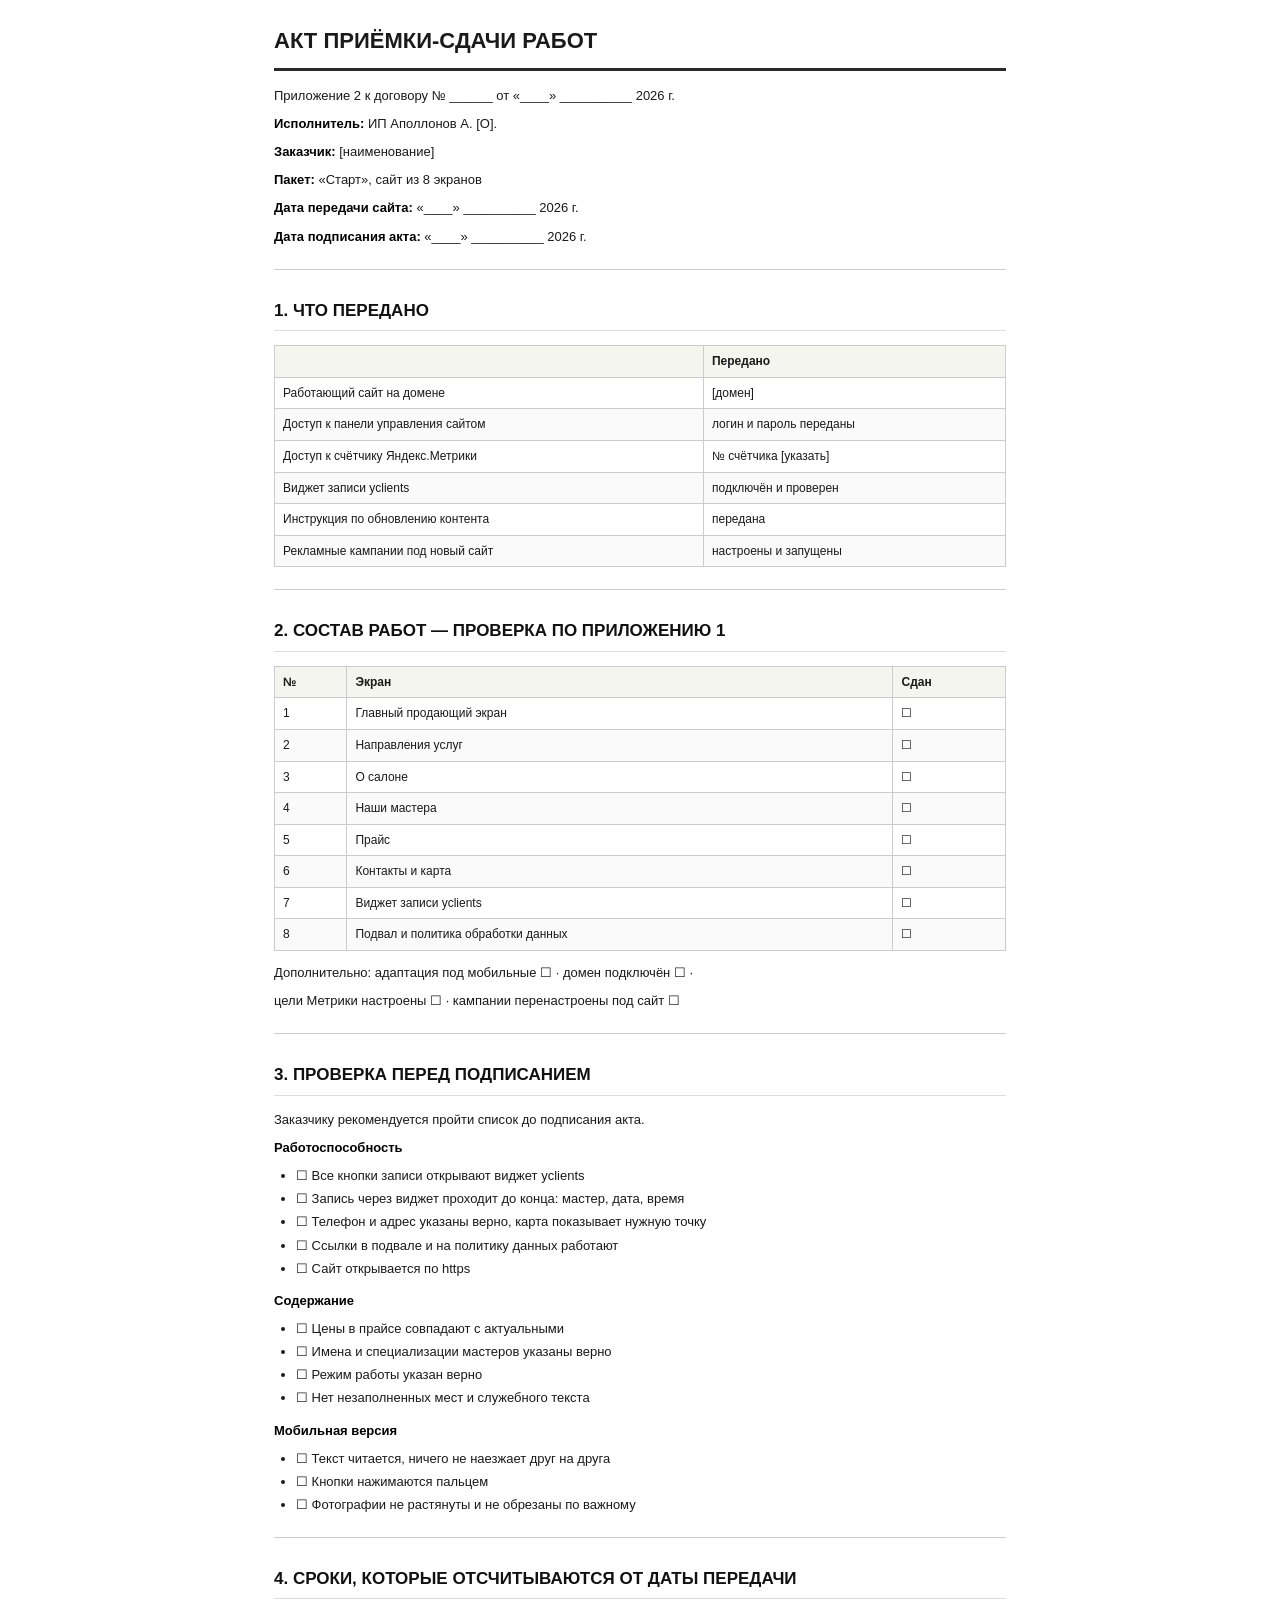
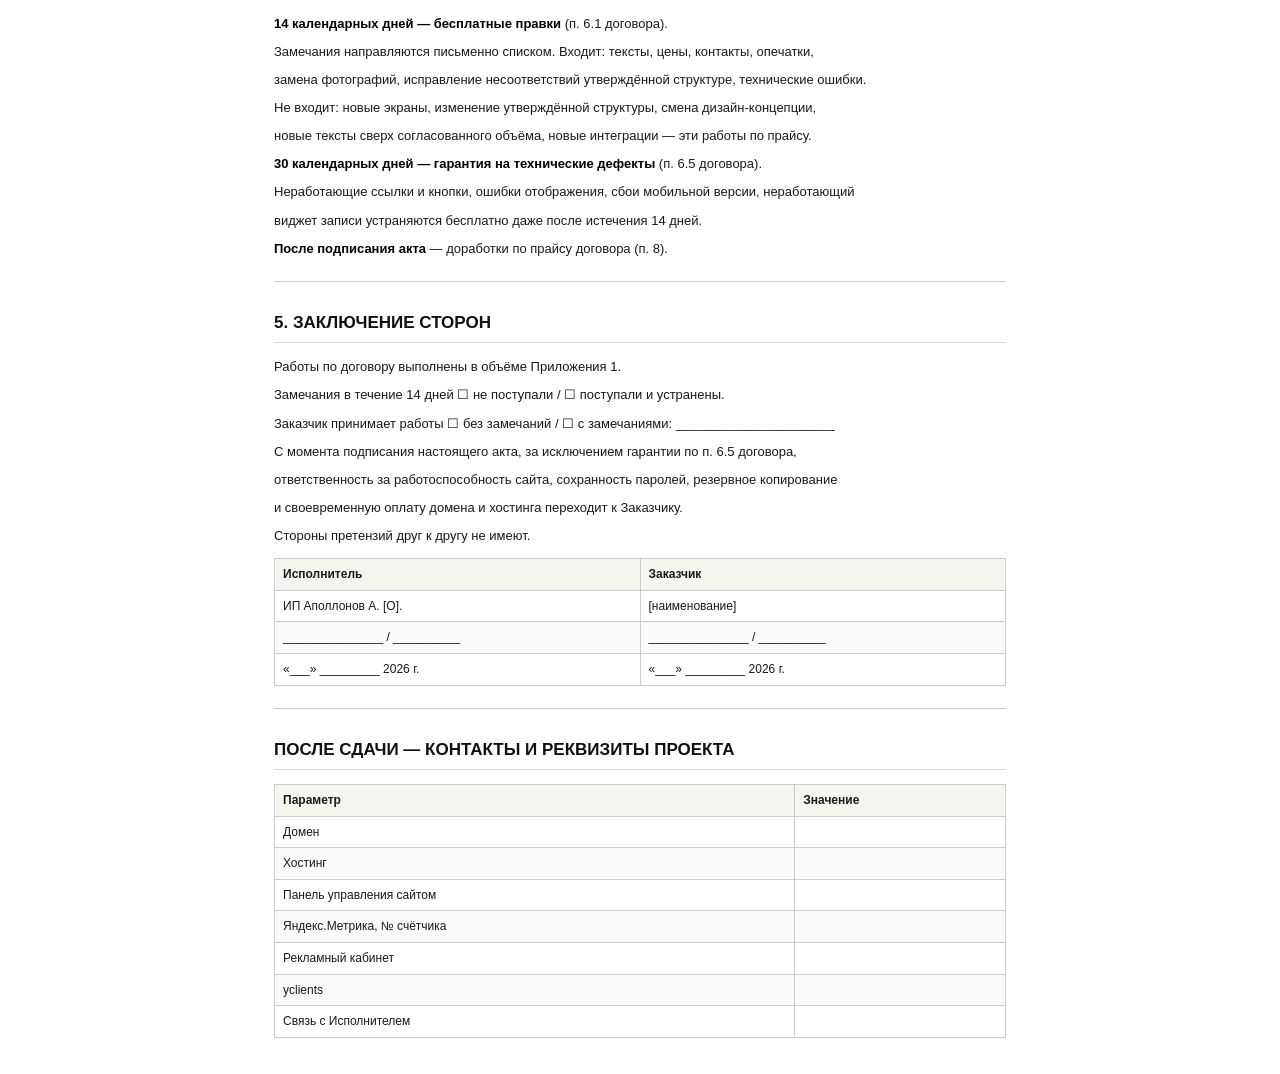
<file: docs/акт-приёмки-инспекция.html>
<!doctype html>
<html lang="ru">
<head>
<meta charset="utf-8"/>
<title>АКТ ПРИЁМКИ-СДАЧИ РАБОТ</title>
<style>
  @page { margin: 18mm 16mm; }
  * { box-sizing: border-box; }
  body {
    font-family: -apple-system, "Segoe UI", Roboto, "Helvetica Neue", Arial, sans-serif;
    color: #1a1a1a;
    line-height: 1.55;
    font-size: 13px;
    max-width: 780px;
    margin: 0 auto;
    padding: 24px;
  }
  h1 { font-size: 22px; border-bottom: 3px solid #2a2a2a; padding-bottom: 10px; margin-top: 0; }
  h2 { font-size: 17px; margin-top: 28px; color: #111; border-bottom: 1px solid #ddd; padding-bottom: 6px; }
  h3 { font-size: 14.5px; margin-top: 20px; color: #222; }
  h4 { font-size: 13px; margin-top: 14px; color: #333; }
  p { margin: 8px 0; }
  p.num { margin: 6px 0; }
  ul { margin: 6px 0 12px 0; padding-left: 22px; }
  li { margin: 3px 0; }
  hr { border: none; border-top: 1px solid #ccc; margin: 22px 0; }
  strong { color: #000; }
  code { background: #f2f2f2; padding: 1px 5px; border-radius: 3px; font-size: 12px; }
  .tw { overflow-x: auto; margin: 12px 0; }
  table { border-collapse: collapse; width: 100%; font-size: 12px; }
  th, td { border: 1px solid #ccc; padding: 6px 8px; text-align: left; vertical-align: top; }
  th { background: #f5f5f0; font-weight: 600; }
  tr:nth-child(even) td { background: #fafafa; }
  .cb { display: inline-block; width: 11px; height: 11px; border: 1.5px solid #666; margin-right: 4px; vertical-align: middle; }
  .cb.checked { background: #666; }
</style>
</head>
<body>
<h1>АКТ ПРИЁМКИ-СДАЧИ РАБОТ</h1>
<p>Приложение 2 к договору № ______ от «____» __________ 2026 г.</p>
<p><strong>Исполнитель:</strong> ИП Аполлонов А. [О].</p>
<p><strong>Заказчик:</strong> [наименование]</p>
<p><strong>Пакет:</strong> «Старт», сайт из 8 экранов</p>
<p><strong>Дата передачи сайта:</strong> «____» __________ 2026 г.</p>
<p><strong>Дата подписания акта:</strong> «____» __________ 2026 г.</p>
<hr/>
<h2>1. ЧТО ПЕРЕДАНО</h2>
<div class="tw"><table>
<thead><tr><th></th><th>Передано</th></tr></thead>
<tbody>
<tr><td>Работающий сайт на домене</td><td>[домен]</td></tr>
<tr><td>Доступ к панели управления сайтом</td><td>логин и пароль переданы</td></tr>
<tr><td>Доступ к счётчику Яндекс.Метрики</td><td>№ счётчика [указать]</td></tr>
<tr><td>Виджет записи yclients</td><td>подключён и проверен</td></tr>
<tr><td>Инструкция по обновлению контента</td><td>передана</td></tr>
<tr><td>Рекламные кампании под новый сайт</td><td>настроены и запущены</td></tr>
</tbody></table></div>
<hr/>
<h2>2. СОСТАВ РАБОТ — ПРОВЕРКА ПО ПРИЛОЖЕНИЮ 1</h2>
<div class="tw"><table>
<thead><tr><th>№</th><th>Экран</th><th>Сдан</th></tr></thead>
<tbody>
<tr><td>1</td><td>Главный продающий экран</td><td>☐</td></tr>
<tr><td>2</td><td>Направления услуг</td><td>☐</td></tr>
<tr><td>3</td><td>О салоне</td><td>☐</td></tr>
<tr><td>4</td><td>Наши мастера</td><td>☐</td></tr>
<tr><td>5</td><td>Прайс</td><td>☐</td></tr>
<tr><td>6</td><td>Контакты и карта</td><td>☐</td></tr>
<tr><td>7</td><td>Виджет записи yclients</td><td>☐</td></tr>
<tr><td>8</td><td>Подвал и политика обработки данных</td><td>☐</td></tr>
</tbody></table></div>
<p>Дополнительно: адаптация под мобильные ☐ · домен подключён ☐ ·</p>
<p>цели Метрики настроены ☐ · кампании перенастроены под сайт ☐</p>
<hr/>
<h2>3. ПРОВЕРКА ПЕРЕД ПОДПИСАНИЕМ</h2>
<p>Заказчику рекомендуется пройти список до подписания акта.</p>
<p><strong>Работоспособность</strong></p>
<ul>
<li>☐ Все кнопки записи открывают виджет yclients</li>
<li>☐ Запись через виджет проходит до конца: мастер, дата, время</li>
<li>☐ Телефон и адрес указаны верно, карта показывает нужную точку</li>
<li>☐ Ссылки в подвале и на политику данных работают</li>
<li>☐ Сайт открывается по https</li>
</ul>
<p><strong>Содержание</strong></p>
<ul>
<li>☐ Цены в прайсе совпадают с актуальными</li>
<li>☐ Имена и специализации мастеров указаны верно</li>
<li>☐ Режим работы указан верно</li>
<li>☐ Нет незаполненных мест и служебного текста</li>
</ul>
<p><strong>Мобильная версия</strong></p>
<ul>
<li>☐ Текст читается, ничего не наезжает друг на друга</li>
<li>☐ Кнопки нажимаются пальцем</li>
<li>☐ Фотографии не растянуты и не обрезаны по важному</li>
</ul>
<hr/>
<h2>4. СРОКИ, КОТОРЫЕ ОТСЧИТЫВАЮТСЯ ОТ ДАТЫ ПЕРЕДАЧИ</h2>
<p><strong>14 календарных дней — бесплатные правки</strong> (п. 6.1 договора).</p>
<p>Замечания направляются письменно списком. Входит: тексты, цены, контакты, опечатки,</p>
<p>замена фотографий, исправление несоответствий утверждённой структуре, технические ошибки.</p>
<p>Не входит: новые экраны, изменение утверждённой структуры, смена дизайн-концепции,</p>
<p>новые тексты сверх согласованного объёма, новые интеграции — эти работы по прайсу.</p>
<p><strong>30 календарных дней — гарантия на технические дефекты</strong> (п. 6.5 договора).</p>
<p>Неработающие ссылки и кнопки, ошибки отображения, сбои мобильной версии, неработающий</p>
<p>виджет записи устраняются бесплатно даже после истечения 14 дней.</p>
<p><strong>После подписания акта</strong> — доработки по прайсу договора (п. 8).</p>
<hr/>
<h2>5. ЗАКЛЮЧЕНИЕ СТОРОН</h2>
<p>Работы по договору выполнены в объёме Приложения 1.</p>
<p>Замечания в течение 14 дней ☐ не поступали / ☐ поступали и устранены.</p>
<p>Заказчик принимает работы ☐ без замечаний / ☐ с замечаниями: ______________________</p>
<p>С момента подписания настоящего акта, за исключением гарантии по п. 6.5 договора,</p>
<p>ответственность за работоспособность сайта, сохранность паролей, резервное копирование</p>
<p>и своевременную оплату домена и хостинга переходит к Заказчику.</p>
<p>Стороны претензий друг к другу не имеют.</p>
<div class="tw"><table>
<thead><tr><th>Исполнитель</th><th>Заказчик</th></tr></thead>
<tbody>
<tr><td>ИП Аполлонов А. [О].</td><td>[наименование]</td></tr>
<tr><td>_______________ / __________</td><td>_______________ / __________</td></tr>
<tr><td>«___» _________ 2026 г.</td><td>«___» _________ 2026 г.</td></tr>
</tbody></table></div>
<hr/>
<h2>ПОСЛЕ СДАЧИ — КОНТАКТЫ И РЕКВИЗИТЫ ПРОЕКТА</h2>
<div class="tw"><table>
<thead><tr><th>Параметр</th><th>Значение</th></tr></thead>
<tbody>
<tr><td>Домен</td><td></td></tr>
<tr><td>Хостинг</td><td></td></tr>
<tr><td>Панель управления сайтом</td><td></td></tr>
<tr><td>Яндекс.Метрика, № счётчика</td><td></td></tr>
<tr><td>Рекламный кабинет</td><td></td></tr>
<tr><td>yclients</td><td></td></tr>
<tr><td>Связь с Исполнителем</td><td></td></tr>
</tbody></table></div>

</body>
</html>
</file>
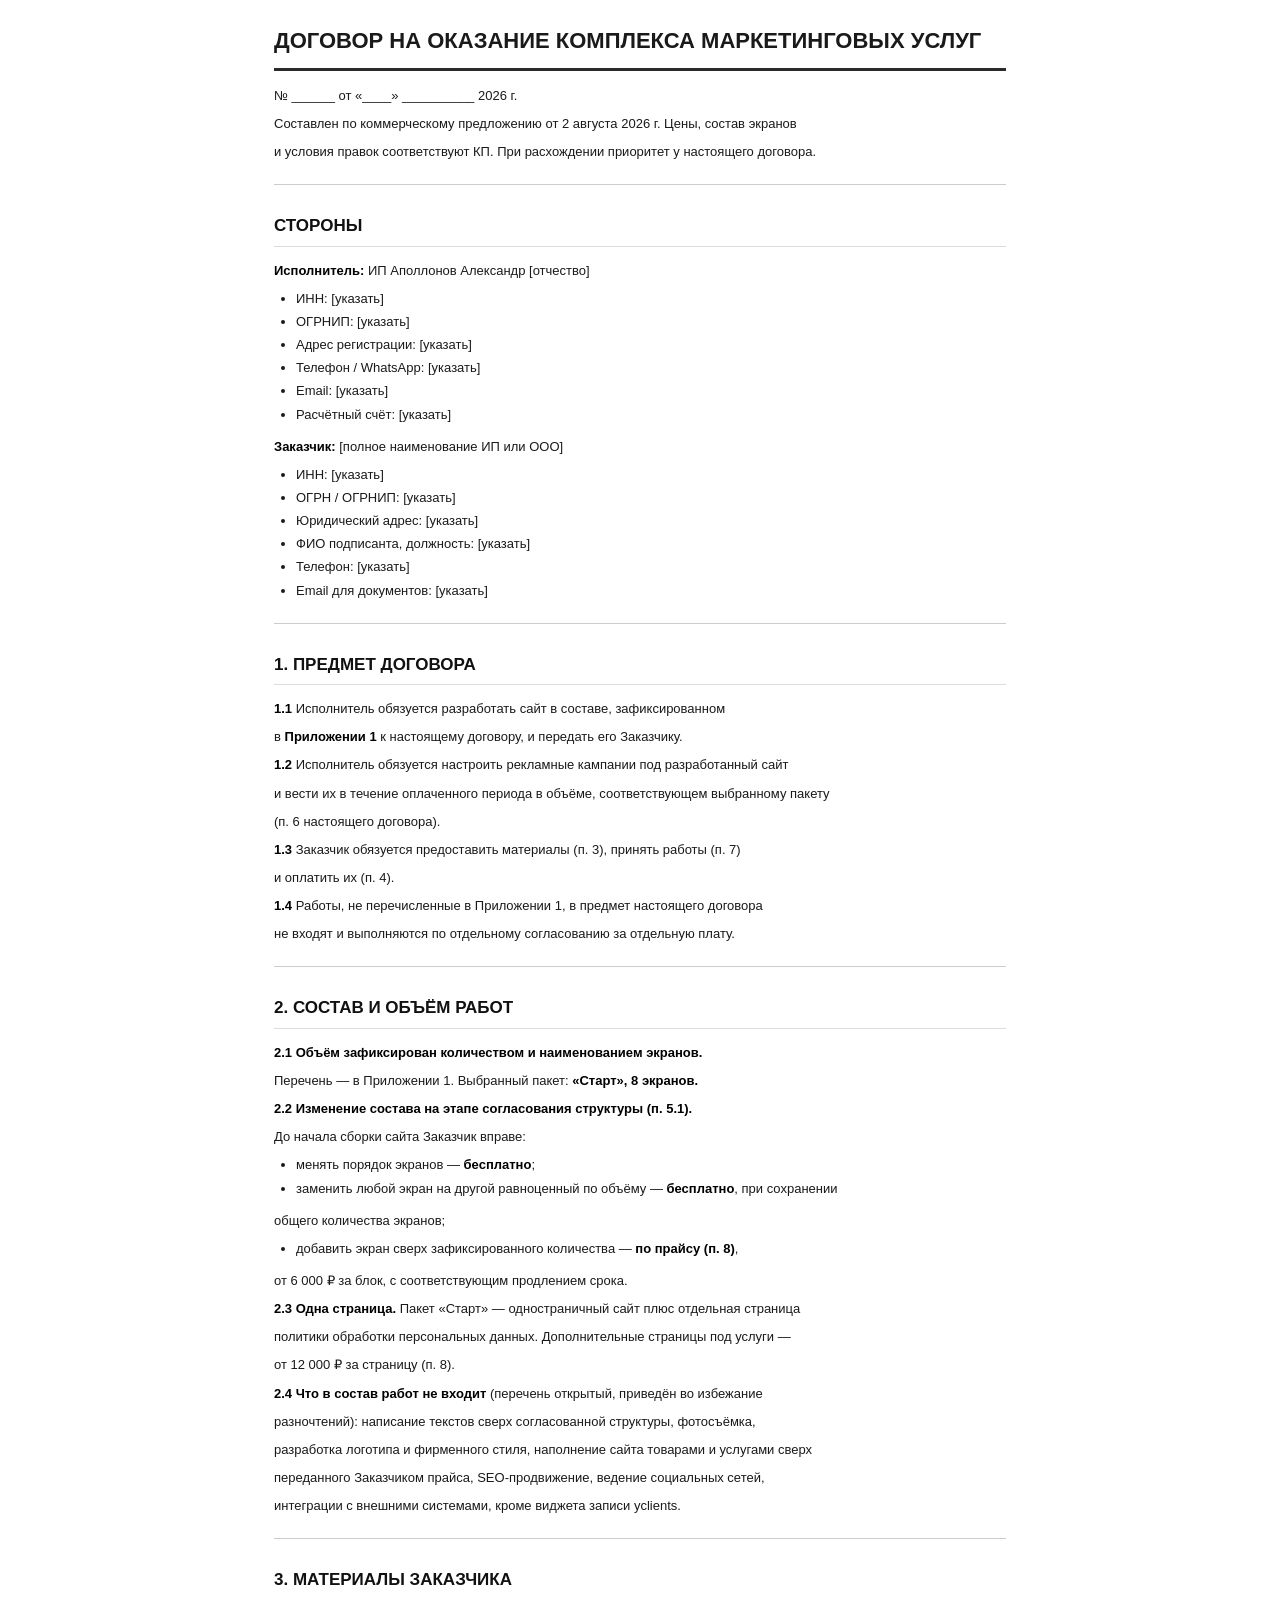
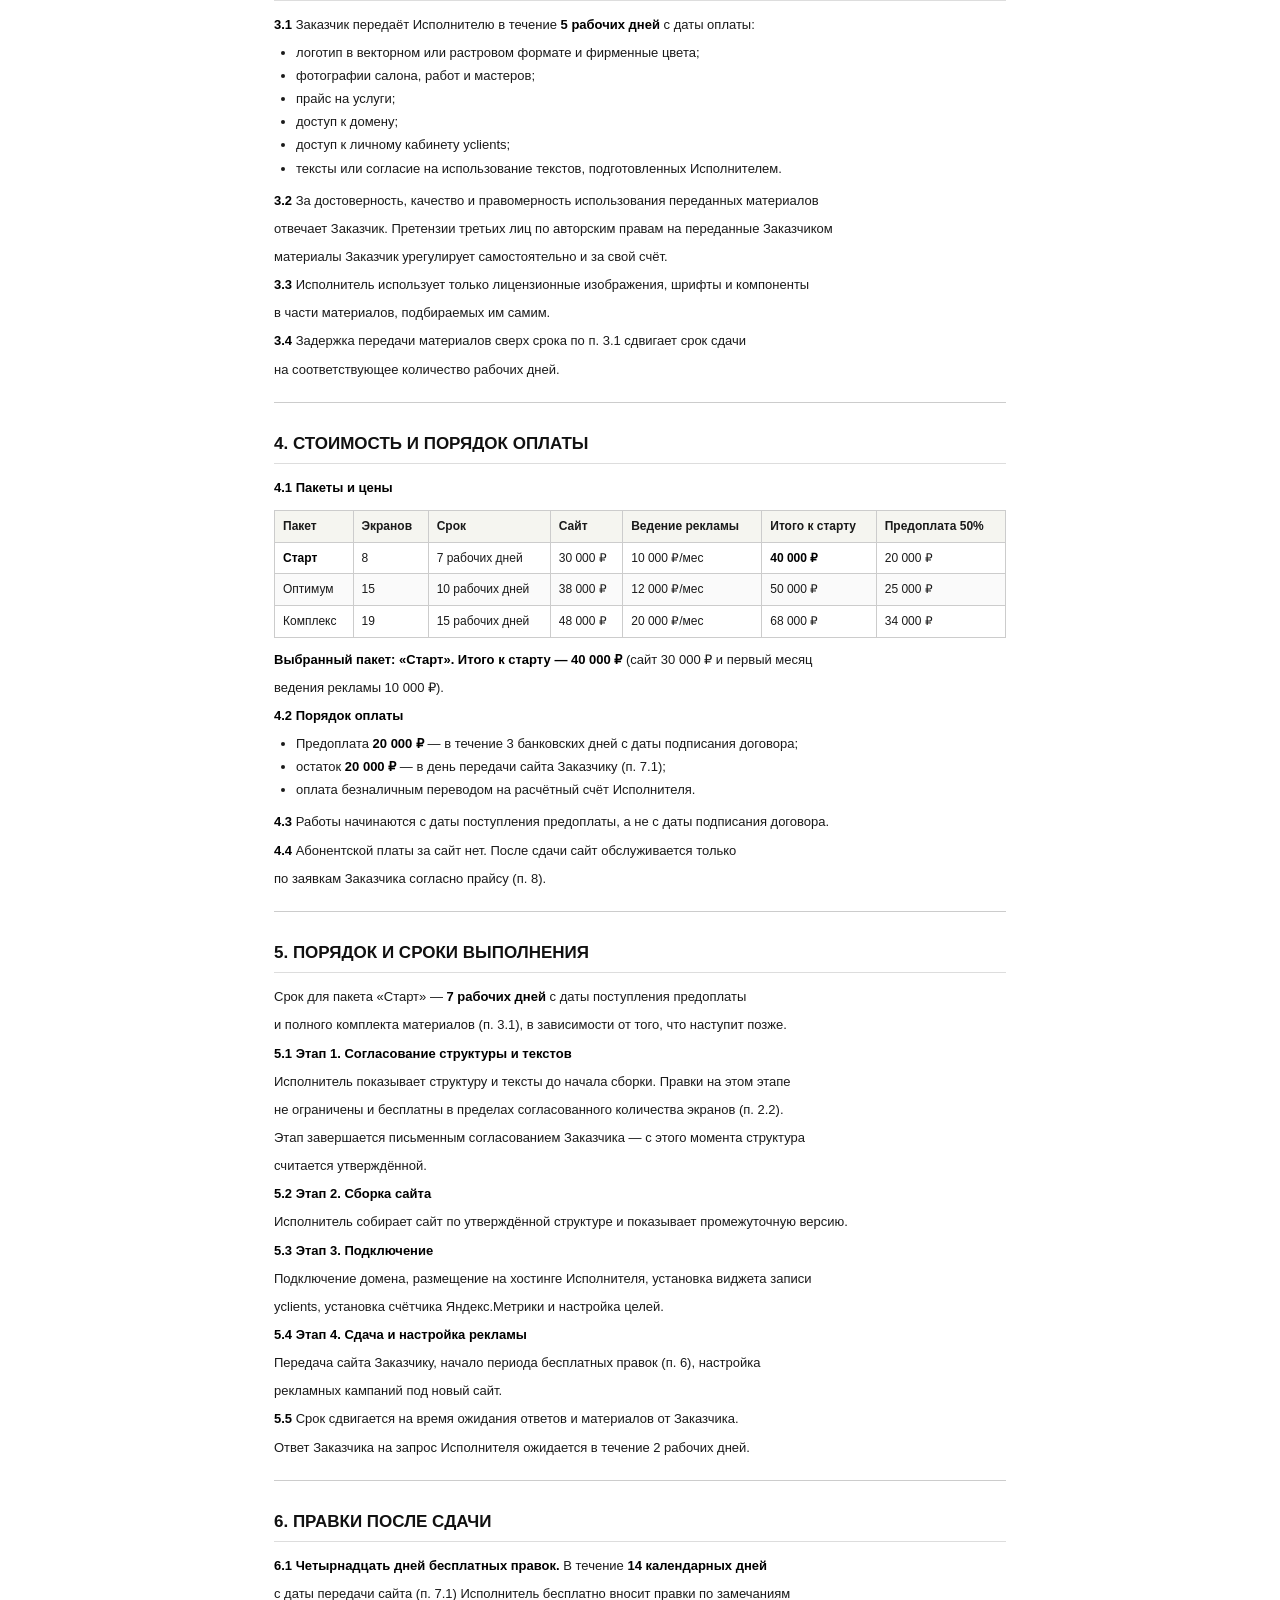
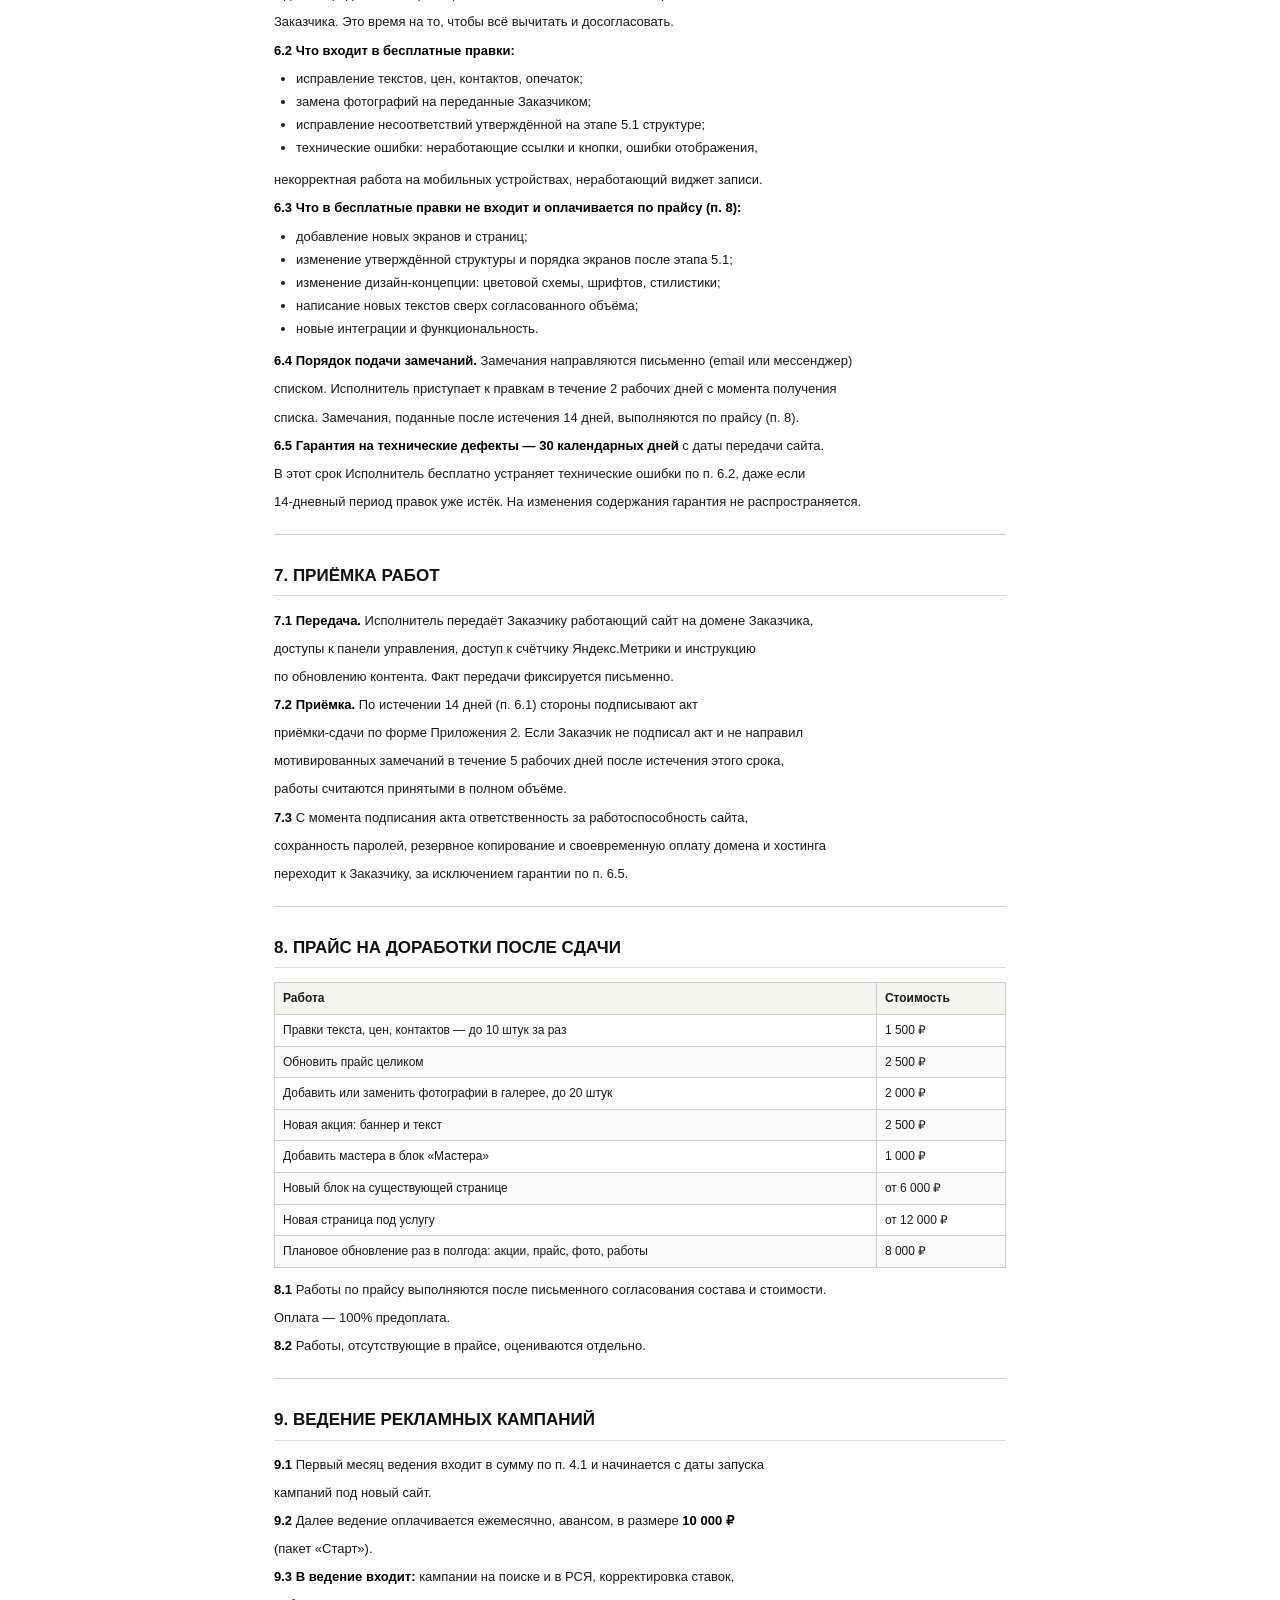
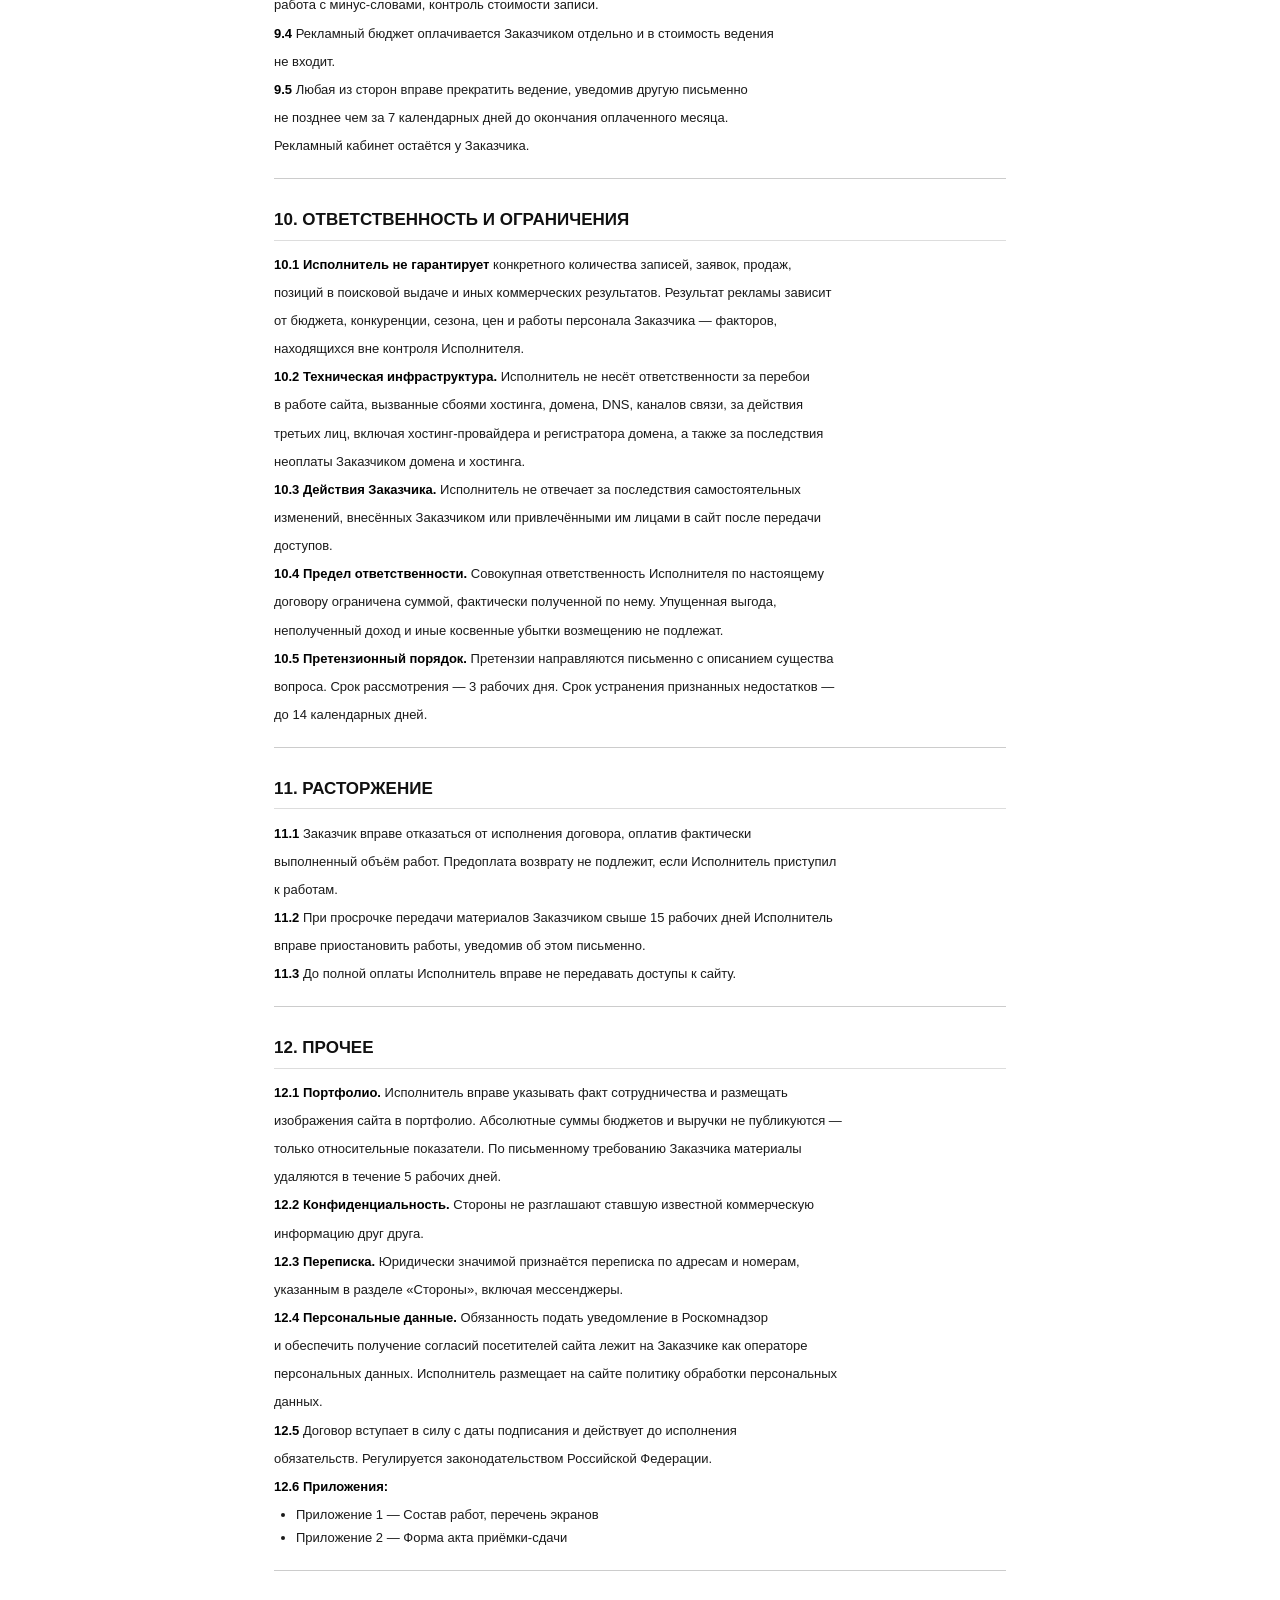
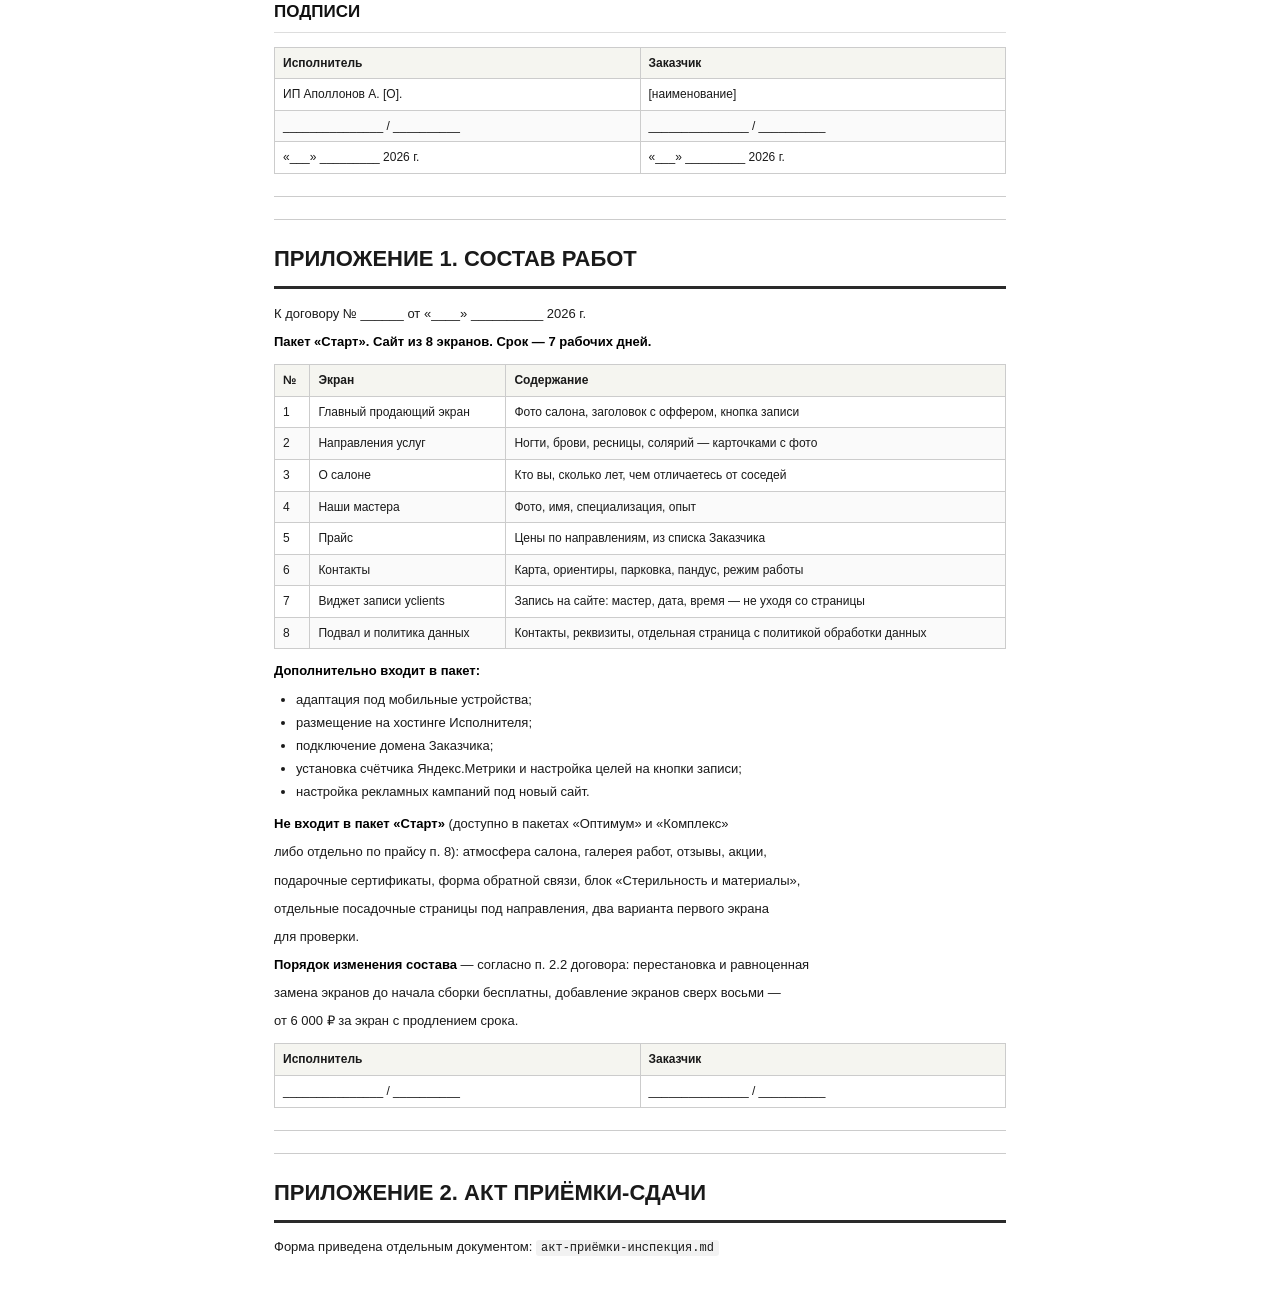
<file: docs/договор-шаблон.html>
<!doctype html>
<html lang="ru">
<head>
<meta charset="utf-8"/>
<title>ДОГОВОР НА ОКАЗАНИЕ КОМПЛЕКСА МАРКЕТИНГОВЫХ УСЛУГ</title>
<style>
  @page { margin: 18mm 16mm; }
  * { box-sizing: border-box; }
  body {
    font-family: -apple-system, "Segoe UI", Roboto, "Helvetica Neue", Arial, sans-serif;
    color: #1a1a1a;
    line-height: 1.55;
    font-size: 13px;
    max-width: 780px;
    margin: 0 auto;
    padding: 24px;
  }
  h1 { font-size: 22px; border-bottom: 3px solid #2a2a2a; padding-bottom: 10px; margin-top: 0; }
  h2 { font-size: 17px; margin-top: 28px; color: #111; border-bottom: 1px solid #ddd; padding-bottom: 6px; }
  h3 { font-size: 14.5px; margin-top: 20px; color: #222; }
  h4 { font-size: 13px; margin-top: 14px; color: #333; }
  p { margin: 8px 0; }
  p.num { margin: 6px 0; }
  ul { margin: 6px 0 12px 0; padding-left: 22px; }
  li { margin: 3px 0; }
  hr { border: none; border-top: 1px solid #ccc; margin: 22px 0; }
  strong { color: #000; }
  code { background: #f2f2f2; padding: 1px 5px; border-radius: 3px; font-size: 12px; }
  .tw { overflow-x: auto; margin: 12px 0; }
  table { border-collapse: collapse; width: 100%; font-size: 12px; }
  th, td { border: 1px solid #ccc; padding: 6px 8px; text-align: left; vertical-align: top; }
  th { background: #f5f5f0; font-weight: 600; }
  tr:nth-child(even) td { background: #fafafa; }
  .cb { display: inline-block; width: 11px; height: 11px; border: 1.5px solid #666; margin-right: 4px; vertical-align: middle; }
  .cb.checked { background: #666; }
</style>
</head>
<body>
<h1>ДОГОВОР НА ОКАЗАНИЕ КОМПЛЕКСА МАРКЕТИНГОВЫХ УСЛУГ</h1>
<p>№ ______ от «____» __________ 2026 г.</p>
<p>Составлен по коммерческому предложению от 2 августа 2026 г. Цены, состав экранов</p>
<p>и условия правок соответствуют КП. При расхождении приоритет у настоящего договора.</p>
<hr/>
<h2>СТОРОНЫ</h2>
<p><strong>Исполнитель:</strong> ИП Аполлонов Александр [отчество]</p>
<ul>
<li>ИНН: [указать]</li>
<li>ОГРНИП: [указать]</li>
<li>Адрес регистрации: [указать]</li>
<li>Телефон / WhatsApp: [указать]</li>
<li>Email: [указать]</li>
<li>Расчётный счёт: [указать]</li>
</ul>
<p><strong>Заказчик:</strong> [полное наименование ИП или ООО]</p>
<ul>
<li>ИНН: [указать]</li>
<li>ОГРН / ОГРНИП: [указать]</li>
<li>Юридический адрес: [указать]</li>
<li>ФИО подписанта, должность: [указать]</li>
<li>Телефон: [указать]</li>
<li>Email для документов: [указать]</li>
</ul>
<hr/>
<h2>1. ПРЕДМЕТ ДОГОВОРА</h2>
<p><strong>1.1</strong> Исполнитель обязуется разработать сайт в составе, зафиксированном</p>
<p>в <strong>Приложении 1</strong> к настоящему договору, и передать его Заказчику.</p>
<p><strong>1.2</strong> Исполнитель обязуется настроить рекламные кампании под разработанный сайт</p>
<p>и вести их в течение оплаченного периода в объёме, соответствующем выбранному пакету</p>
<p>(п. 6 настоящего договора).</p>
<p><strong>1.3</strong> Заказчик обязуется предоставить материалы (п. 3), принять работы (п. 7)</p>
<p>и оплатить их (п. 4).</p>
<p><strong>1.4</strong> Работы, не перечисленные в Приложении 1, в предмет настоящего договора</p>
<p>не входят и выполняются по отдельному согласованию за отдельную плату.</p>
<hr/>
<h2>2. СОСТАВ И ОБЪЁМ РАБОТ</h2>
<p><strong>2.1 Объём зафиксирован количеством и наименованием экранов.</strong></p>
<p>Перечень — в Приложении 1. Выбранный пакет: <strong>«Старт», 8 экранов.</strong></p>
<p><strong>2.2 Изменение состава на этапе согласования структуры (п. 5.1).</strong></p>
<p>До начала сборки сайта Заказчик вправе:</p>
<ul>
<li>менять порядок экранов — <strong>бесплатно</strong>;</li>
<li>заменить любой экран на другой равноценный по объёму — <strong>бесплатно</strong>, при сохранении</li>
</ul>
<p>  общего количества экранов;</p>
<ul>
<li>добавить экран сверх зафиксированного количества — <strong>по прайсу (п. 8)</strong>,</li>
</ul>
<p>  от 6 000 ₽ за блок, с соответствующим продлением срока.</p>
<p><strong>2.3 Одна страница.</strong> Пакет «Старт» — одностраничный сайт плюс отдельная страница</p>
<p>политики обработки персональных данных. Дополнительные страницы под услуги —</p>
<p>от 12 000 ₽ за страницу (п. 8).</p>
<p><strong>2.4 Что в состав работ не входит</strong> (перечень открытый, приведён во избежание</p>
<p>разночтений): написание текстов сверх согласованной структуры, фотосъёмка,</p>
<p>разработка логотипа и фирменного стиля, наполнение сайта товарами и услугами сверх</p>
<p>переданного Заказчиком прайса, SEO-продвижение, ведение социальных сетей,</p>
<p>интеграции с внешними системами, кроме виджета записи yclients.</p>
<hr/>
<h2>3. МАТЕРИАЛЫ ЗАКАЗЧИКА</h2>
<p><strong>3.1</strong> Заказчик передаёт Исполнителю в течение <strong>5 рабочих дней</strong> с даты оплаты:</p>
<ul>
<li>логотип в векторном или растровом формате и фирменные цвета;</li>
<li>фотографии салона, работ и мастеров;</li>
<li>прайс на услуги;</li>
<li>доступ к домену;</li>
<li>доступ к личному кабинету yclients;</li>
<li>тексты или согласие на использование текстов, подготовленных Исполнителем.</li>
</ul>
<p><strong>3.2</strong> За достоверность, качество и правомерность использования переданных материалов</p>
<p>отвечает Заказчик. Претензии третьих лиц по авторским правам на переданные Заказчиком</p>
<p>материалы Заказчик урегулирует самостоятельно и за свой счёт.</p>
<p><strong>3.3</strong> Исполнитель использует только лицензионные изображения, шрифты и компоненты</p>
<p>в части материалов, подбираемых им самим.</p>
<p><strong>3.4</strong> Задержка передачи материалов сверх срока по п. 3.1 сдвигает срок сдачи</p>
<p>на соответствующее количество рабочих дней.</p>
<hr/>
<h2>4. СТОИМОСТЬ И ПОРЯДОК ОПЛАТЫ</h2>
<p><strong>4.1 Пакеты и цены</strong></p>
<div class="tw"><table>
<thead><tr><th>Пакет</th><th>Экранов</th><th>Срок</th><th>Сайт</th><th>Ведение рекламы</th><th>Итого к старту</th><th>Предоплата 50%</th></tr></thead>
<tbody>
<tr><td><strong>Старт</strong></td><td>8</td><td>7 рабочих дней</td><td>30 000 ₽</td><td>10 000 ₽/мес</td><td><strong>40 000 ₽</strong></td><td>20 000 ₽</td></tr>
<tr><td>Оптимум</td><td>15</td><td>10 рабочих дней</td><td>38 000 ₽</td><td>12 000 ₽/мес</td><td>50 000 ₽</td><td>25 000 ₽</td></tr>
<tr><td>Комплекс</td><td>19</td><td>15 рабочих дней</td><td>48 000 ₽</td><td>20 000 ₽/мес</td><td>68 000 ₽</td><td>34 000 ₽</td></tr>
</tbody></table></div>
<p><strong>Выбранный пакет: «Старт». Итого к старту — 40 000 ₽</strong> (сайт 30 000 ₽ и первый месяц</p>
<p>ведения рекламы 10 000 ₽).</p>
<p><strong>4.2 Порядок оплаты</strong></p>
<ul>
<li>Предоплата <strong>20 000 ₽</strong> — в течение 3 банковских дней с даты подписания договора;</li>
<li>остаток <strong>20 000 ₽</strong> — в день передачи сайта Заказчику (п. 7.1);</li>
<li>оплата безналичным переводом на расчётный счёт Исполнителя.</li>
</ul>
<p><strong>4.3</strong> Работы начинаются с даты поступления предоплаты, а не с даты подписания договора.</p>
<p><strong>4.4</strong> Абонентской платы за сайт нет. После сдачи сайт обслуживается только</p>
<p>по заявкам Заказчика согласно прайсу (п. 8).</p>
<hr/>
<h2>5. ПОРЯДОК И СРОКИ ВЫПОЛНЕНИЯ</h2>
<p>Срок для пакета «Старт» — <strong>7 рабочих дней</strong> с даты поступления предоплаты</p>
<p>и полного комплекта материалов (п. 3.1), в зависимости от того, что наступит позже.</p>
<p><strong>5.1 Этап 1. Согласование структуры и текстов</strong></p>
<p>Исполнитель показывает структуру и тексты до начала сборки. Правки на этом этапе</p>
<p>не ограничены и бесплатны в пределах согласованного количества экранов (п. 2.2).</p>
<p>Этап завершается письменным согласованием Заказчика — с этого момента структура</p>
<p>считается утверждённой.</p>
<p><strong>5.2 Этап 2. Сборка сайта</strong></p>
<p>Исполнитель собирает сайт по утверждённой структуре и показывает промежуточную версию.</p>
<p><strong>5.3 Этап 3. Подключение</strong></p>
<p>Подключение домена, размещение на хостинге Исполнителя, установка виджета записи</p>
<p>yclients, установка счётчика Яндекс.Метрики и настройка целей.</p>
<p><strong>5.4 Этап 4. Сдача и настройка рекламы</strong></p>
<p>Передача сайта Заказчику, начало периода бесплатных правок (п. 6), настройка</p>
<p>рекламных кампаний под новый сайт.</p>
<p><strong>5.5</strong> Срок сдвигается на время ожидания ответов и материалов от Заказчика.</p>
<p>Ответ Заказчика на запрос Исполнителя ожидается в течение 2 рабочих дней.</p>
<hr/>
<h2>6. ПРАВКИ ПОСЛЕ СДАЧИ</h2>
<p><strong>6.1 Четырнадцать дней бесплатных правок.</strong> В течение <strong>14 календарных дней</strong></p>
<p>с даты передачи сайта (п. 7.1) Исполнитель бесплатно вносит правки по замечаниям</p>
<p>Заказчика. Это время на то, чтобы всё вычитать и досогласовать.</p>
<p><strong>6.2 Что входит в бесплатные правки:</strong></p>
<ul>
<li>исправление текстов, цен, контактов, опечаток;</li>
<li>замена фотографий на переданные Заказчиком;</li>
<li>исправление несоответствий утверждённой на этапе 5.1 структуре;</li>
<li>технические ошибки: неработающие ссылки и кнопки, ошибки отображения,</li>
</ul>
<p>  некорректная работа на мобильных устройствах, неработающий виджет записи.</p>
<p><strong>6.3 Что в бесплатные правки не входит и оплачивается по прайсу (п. 8):</strong></p>
<ul>
<li>добавление новых экранов и страниц;</li>
<li>изменение утверждённой структуры и порядка экранов после этапа 5.1;</li>
<li>изменение дизайн-концепции: цветовой схемы, шрифтов, стилистики;</li>
<li>написание новых текстов сверх согласованного объёма;</li>
<li>новые интеграции и функциональность.</li>
</ul>
<p><strong>6.4 Порядок подачи замечаний.</strong> Замечания направляются письменно (email или мессенджер)</p>
<p>списком. Исполнитель приступает к правкам в течение 2 рабочих дней с момента получения</p>
<p>списка. Замечания, поданные после истечения 14 дней, выполняются по прайсу (п. 8).</p>
<p><strong>6.5 Гарантия на технические дефекты — 30 календарных дней</strong> с даты передачи сайта.</p>
<p>В этот срок Исполнитель бесплатно устраняет технические ошибки по п. 6.2, даже если</p>
<p>14-дневный период правок уже истёк. На изменения содержания гарантия не распространяется.</p>
<hr/>
<h2>7. ПРИЁМКА РАБОТ</h2>
<p><strong>7.1 Передача.</strong> Исполнитель передаёт Заказчику работающий сайт на домене Заказчика,</p>
<p>доступы к панели управления, доступ к счётчику Яндекс.Метрики и инструкцию</p>
<p>по обновлению контента. Факт передачи фиксируется письменно.</p>
<p><strong>7.2 Приёмка.</strong> По истечении 14 дней (п. 6.1) стороны подписывают акт</p>
<p>приёмки-сдачи по форме Приложения 2. Если Заказчик не подписал акт и не направил</p>
<p>мотивированных замечаний в течение 5 рабочих дней после истечения этого срока,</p>
<p>работы считаются принятыми в полном объёме.</p>
<p><strong>7.3</strong> С момента подписания акта ответственность за работоспособность сайта,</p>
<p>сохранность паролей, резервное копирование и своевременную оплату домена и хостинга</p>
<p>переходит к Заказчику, за исключением гарантии по п. 6.5.</p>
<hr/>
<h2>8. ПРАЙС НА ДОРАБОТКИ ПОСЛЕ СДАЧИ</h2>
<div class="tw"><table>
<thead><tr><th>Работа</th><th>Стоимость</th></tr></thead>
<tbody>
<tr><td>Правки текста, цен, контактов — до 10 штук за раз</td><td>1 500 ₽</td></tr>
<tr><td>Обновить прайс целиком</td><td>2 500 ₽</td></tr>
<tr><td>Добавить или заменить фотографии в галерее, до 20 штук</td><td>2 000 ₽</td></tr>
<tr><td>Новая акция: баннер и текст</td><td>2 500 ₽</td></tr>
<tr><td>Добавить мастера в блок «Мастера»</td><td>1 000 ₽</td></tr>
<tr><td>Новый блок на существующей странице</td><td>от 6 000 ₽</td></tr>
<tr><td>Новая страница под услугу</td><td>от 12 000 ₽</td></tr>
<tr><td>Плановое обновление раз в полгода: акции, прайс, фото, работы</td><td>8 000 ₽</td></tr>
</tbody></table></div>
<p><strong>8.1</strong> Работы по прайсу выполняются после письменного согласования состава и стоимости.</p>
<p>Оплата — 100% предоплата.</p>
<p><strong>8.2</strong> Работы, отсутствующие в прайсе, оцениваются отдельно.</p>
<hr/>
<h2>9. ВЕДЕНИЕ РЕКЛАМНЫХ КАМПАНИЙ</h2>
<p><strong>9.1</strong> Первый месяц ведения входит в сумму по п. 4.1 и начинается с даты запуска</p>
<p>кампаний под новый сайт.</p>
<p><strong>9.2</strong> Далее ведение оплачивается ежемесячно, авансом, в размере <strong>10 000 ₽</strong></p>
<p>(пакет «Старт»).</p>
<p><strong>9.3 В ведение входит:</strong> кампании на поиске и в РСЯ, корректировка ставок,</p>
<p>работа с минус-словами, контроль стоимости записи.</p>
<p><strong>9.4</strong> Рекламный бюджет оплачивается Заказчиком отдельно и в стоимость ведения</p>
<p>не входит.</p>
<p><strong>9.5</strong> Любая из сторон вправе прекратить ведение, уведомив другую письменно</p>
<p>не позднее чем за 7 календарных дней до окончания оплаченного месяца.</p>
<p>Рекламный кабинет остаётся у Заказчика.</p>
<hr/>
<h2>10. ОТВЕТСТВЕННОСТЬ И ОГРАНИЧЕНИЯ</h2>
<p><strong>10.1 Исполнитель не гарантирует</strong> конкретного количества записей, заявок, продаж,</p>
<p>позиций в поисковой выдаче и иных коммерческих результатов. Результат рекламы зависит</p>
<p>от бюджета, конкуренции, сезона, цен и работы персонала Заказчика — факторов,</p>
<p>находящихся вне контроля Исполнителя.</p>
<p><strong>10.2 Техническая инфраструктура.</strong> Исполнитель не несёт ответственности за перебои</p>
<p>в работе сайта, вызванные сбоями хостинга, домена, DNS, каналов связи, за действия</p>
<p>третьих лиц, включая хостинг-провайдера и регистратора домена, а также за последствия</p>
<p>неоплаты Заказчиком домена и хостинга.</p>
<p><strong>10.3 Действия Заказчика.</strong> Исполнитель не отвечает за последствия самостоятельных</p>
<p>изменений, внесённых Заказчиком или привлечёнными им лицами в сайт после передачи</p>
<p>доступов.</p>
<p><strong>10.4 Предел ответственности.</strong> Совокупная ответственность Исполнителя по настоящему</p>
<p>договору ограничена суммой, фактически полученной по нему. Упущенная выгода,</p>
<p>неполученный доход и иные косвенные убытки возмещению не подлежат.</p>
<p><strong>10.5 Претензионный порядок.</strong> Претензии направляются письменно с описанием существа</p>
<p>вопроса. Срок рассмотрения — 3 рабочих дня. Срок устранения признанных недостатков —</p>
<p>до 14 календарных дней.</p>
<hr/>
<h2>11. РАСТОРЖЕНИЕ</h2>
<p><strong>11.1</strong> Заказчик вправе отказаться от исполнения договора, оплатив фактически</p>
<p>выполненный объём работ. Предоплата возврату не подлежит, если Исполнитель приступил</p>
<p>к работам.</p>
<p><strong>11.2</strong> При просрочке передачи материалов Заказчиком свыше 15 рабочих дней Исполнитель</p>
<p>вправе приостановить работы, уведомив об этом письменно.</p>
<p><strong>11.3</strong> До полной оплаты Исполнитель вправе не передавать доступы к сайту.</p>
<hr/>
<h2>12. ПРОЧЕЕ</h2>
<p><strong>12.1 Портфолио.</strong> Исполнитель вправе указывать факт сотрудничества и размещать</p>
<p>изображения сайта в портфолио. Абсолютные суммы бюджетов и выручки не публикуются —</p>
<p>только относительные показатели. По письменному требованию Заказчика материалы</p>
<p>удаляются в течение 5 рабочих дней.</p>
<p><strong>12.2 Конфиденциальность.</strong> Стороны не разглашают ставшую известной коммерческую</p>
<p>информацию друг друга.</p>
<p><strong>12.3 Переписка.</strong> Юридически значимой признаётся переписка по адресам и номерам,</p>
<p>указанным в разделе «Стороны», включая мессенджеры.</p>
<p><strong>12.4 Персональные данные.</strong> Обязанность подать уведомление в Роскомнадзор</p>
<p>и обеспечить получение согласий посетителей сайта лежит на Заказчике как операторе</p>
<p>персональных данных. Исполнитель размещает на сайте политику обработки персональных</p>
<p>данных.</p>
<p><strong>12.5</strong> Договор вступает в силу с даты подписания и действует до исполнения</p>
<p>обязательств. Регулируется законодательством Российской Федерации.</p>
<p><strong>12.6 Приложения:</strong></p>
<ul>
<li>Приложение 1 — Состав работ, перечень экранов</li>
<li>Приложение 2 — Форма акта приёмки-сдачи</li>
</ul>
<hr/>
<h2>ПОДПИСИ</h2>
<div class="tw"><table>
<thead><tr><th>Исполнитель</th><th>Заказчик</th></tr></thead>
<tbody>
<tr><td>ИП Аполлонов А. [О].</td><td>[наименование]</td></tr>
<tr><td>_______________ / __________</td><td>_______________ / __________</td></tr>
<tr><td>«___» _________ 2026 г.</td><td>«___» _________ 2026 г.</td></tr>
</tbody></table></div>
<hr/>
<hr/>
<h1>ПРИЛОЖЕНИЕ 1. СОСТАВ РАБОТ</h1>
<p>К договору № ______ от «____» __________ 2026 г.</p>
<p><strong>Пакет «Старт». Сайт из 8 экранов. Срок — 7 рабочих дней.</strong></p>
<div class="tw"><table>
<thead><tr><th>№</th><th>Экран</th><th>Содержание</th></tr></thead>
<tbody>
<tr><td>1</td><td>Главный продающий экран</td><td>Фото салона, заголовок с оффером, кнопка записи</td></tr>
<tr><td>2</td><td>Направления услуг</td><td>Ногти, брови, ресницы, солярий — карточками с фото</td></tr>
<tr><td>3</td><td>О салоне</td><td>Кто вы, сколько лет, чем отличаетесь от соседей</td></tr>
<tr><td>4</td><td>Наши мастера</td><td>Фото, имя, специализация, опыт</td></tr>
<tr><td>5</td><td>Прайс</td><td>Цены по направлениям, из списка Заказчика</td></tr>
<tr><td>6</td><td>Контакты</td><td>Карта, ориентиры, парковка, пандус, режим работы</td></tr>
<tr><td>7</td><td>Виджет записи yclients</td><td>Запись на сайте: мастер, дата, время — не уходя со страницы</td></tr>
<tr><td>8</td><td>Подвал и политика данных</td><td>Контакты, реквизиты, отдельная страница с политикой обработки данных</td></tr>
</tbody></table></div>
<p><strong>Дополнительно входит в пакет:</strong></p>
<ul>
<li>адаптация под мобильные устройства;</li>
<li>размещение на хостинге Исполнителя;</li>
<li>подключение домена Заказчика;</li>
<li>установка счётчика Яндекс.Метрики и настройка целей на кнопки записи;</li>
<li>настройка рекламных кампаний под новый сайт.</li>
</ul>
<p><strong>Не входит в пакет «Старт»</strong> (доступно в пакетах «Оптимум» и «Комплекс»</p>
<p>либо отдельно по прайсу п. 8): атмосфера салона, галерея работ, отзывы, акции,</p>
<p>подарочные сертификаты, форма обратной связи, блок «Стерильность и материалы»,</p>
<p>отдельные посадочные страницы под направления, два варианта первого экрана</p>
<p>для проверки.</p>
<p><strong>Порядок изменения состава</strong> — согласно п. 2.2 договора: перестановка и равноценная</p>
<p>замена экранов до начала сборки бесплатны, добавление экранов сверх восьми —</p>
<p>от 6 000 ₽ за экран с продлением срока.</p>
<div class="tw"><table>
<thead><tr><th>Исполнитель</th><th>Заказчик</th></tr></thead>
<tbody>
<tr><td>_______________ / __________</td><td>_______________ / __________</td></tr>
</tbody></table></div>
<hr/>
<hr/>
<h1>ПРИЛОЖЕНИЕ 2. АКТ ПРИЁМКИ-СДАЧИ</h1>
<p>Форма приведена отдельным документом: <code>акт-приёмки-инспекция.md</code></p>

</body>
</html>
</file>
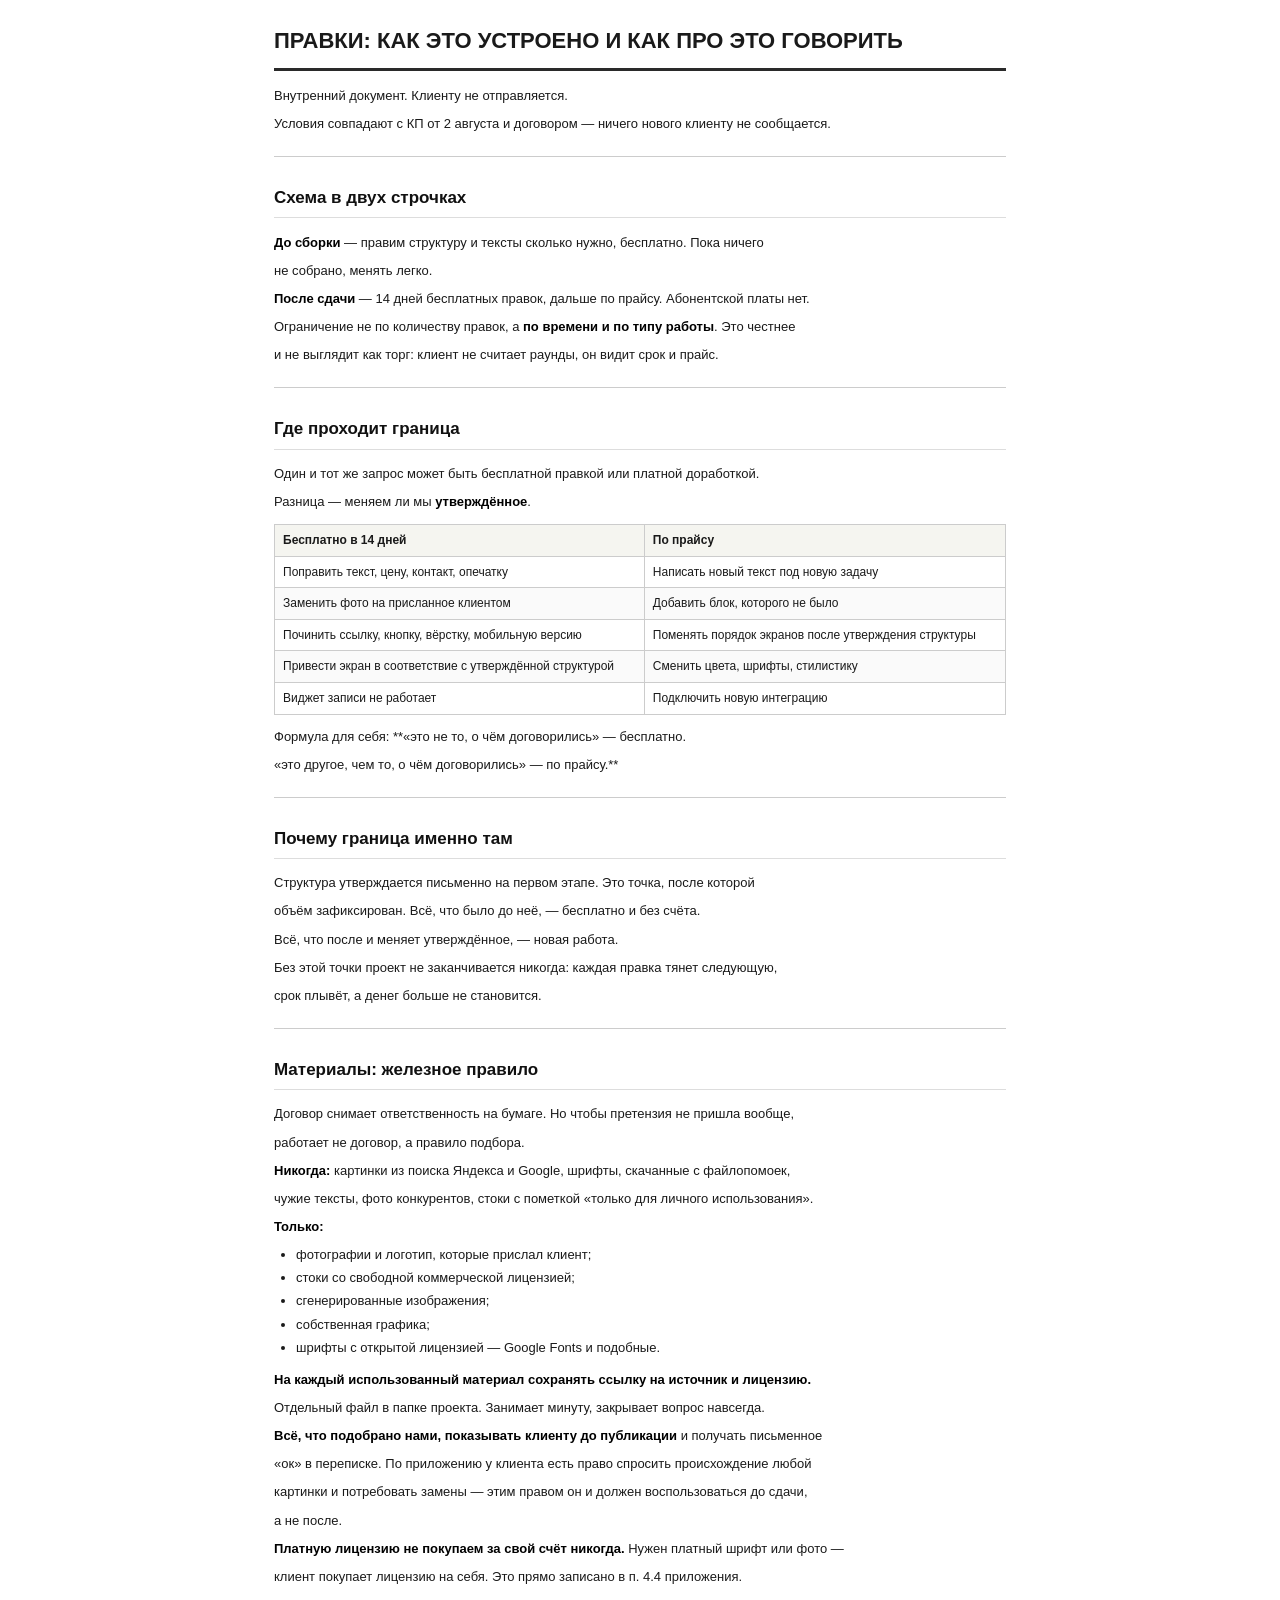
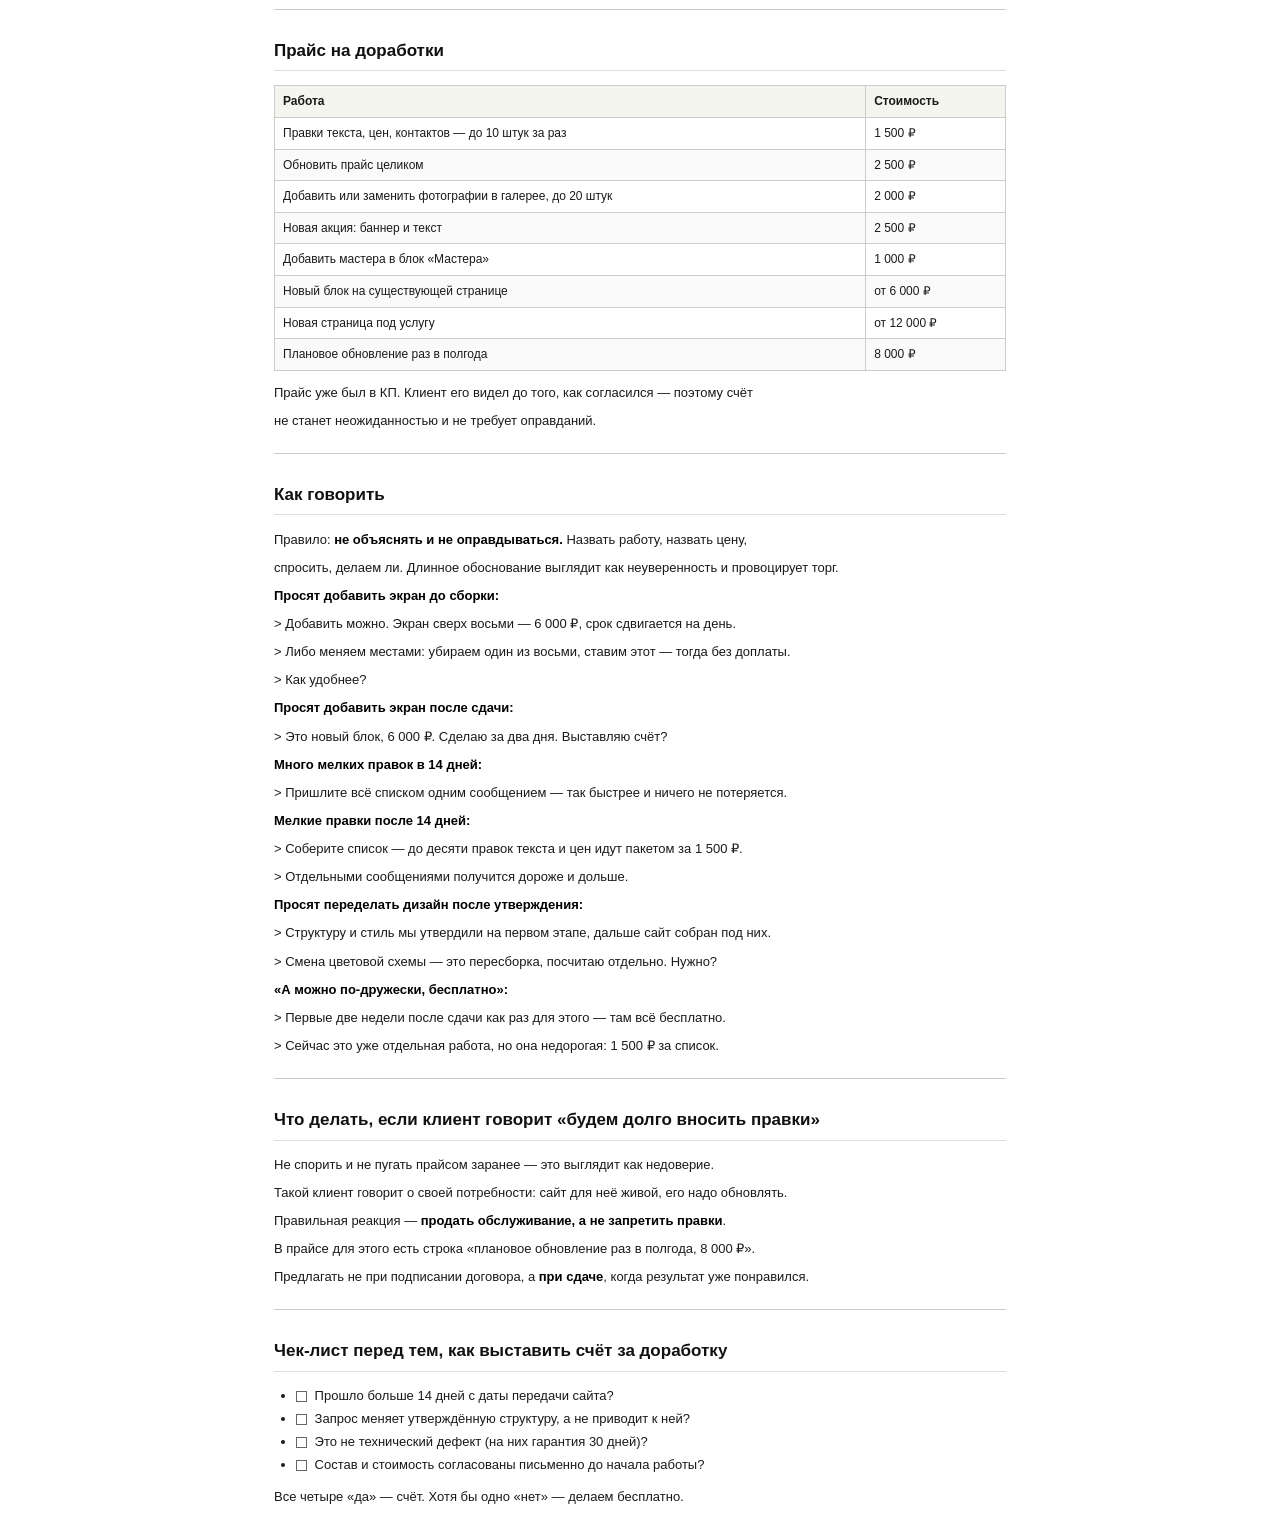
<file: docs/редакции-и-правки-лимиты.html>
<!doctype html>
<html lang="ru">
<head>
<meta charset="utf-8"/>
<title>ПРАВКИ: КАК ЭТО УСТРОЕНО И КАК ПРО ЭТО ГОВОРИТЬ</title>
<style>
  @page { margin: 18mm 16mm; }
  * { box-sizing: border-box; }
  body {
    font-family: -apple-system, "Segoe UI", Roboto, "Helvetica Neue", Arial, sans-serif;
    color: #1a1a1a;
    line-height: 1.55;
    font-size: 13px;
    max-width: 780px;
    margin: 0 auto;
    padding: 24px;
  }
  h1 { font-size: 22px; border-bottom: 3px solid #2a2a2a; padding-bottom: 10px; margin-top: 0; }
  h2 { font-size: 17px; margin-top: 28px; color: #111; border-bottom: 1px solid #ddd; padding-bottom: 6px; }
  h3 { font-size: 14.5px; margin-top: 20px; color: #222; }
  h4 { font-size: 13px; margin-top: 14px; color: #333; }
  p { margin: 8px 0; }
  p.num { margin: 6px 0; }
  ul { margin: 6px 0 12px 0; padding-left: 22px; }
  li { margin: 3px 0; }
  hr { border: none; border-top: 1px solid #ccc; margin: 22px 0; }
  strong { color: #000; }
  code { background: #f2f2f2; padding: 1px 5px; border-radius: 3px; font-size: 12px; }
  .tw { overflow-x: auto; margin: 12px 0; }
  table { border-collapse: collapse; width: 100%; font-size: 12px; }
  th, td { border: 1px solid #ccc; padding: 6px 8px; text-align: left; vertical-align: top; }
  th { background: #f5f5f0; font-weight: 600; }
  tr:nth-child(even) td { background: #fafafa; }
  .cb { display: inline-block; width: 11px; height: 11px; border: 1.5px solid #666; margin-right: 4px; vertical-align: middle; }
  .cb.checked { background: #666; }
</style>
</head>
<body>
<h1>ПРАВКИ: КАК ЭТО УСТРОЕНО И КАК ПРО ЭТО ГОВОРИТЬ</h1>
<p>Внутренний документ. Клиенту не отправляется.</p>
<p>Условия совпадают с КП от 2 августа и договором — ничего нового клиенту не сообщается.</p>
<hr/>
<h2>Схема в двух строчках</h2>
<p><strong>До сборки</strong> — правим структуру и тексты сколько нужно, бесплатно. Пока ничего</p>
<p>не собрано, менять легко.</p>
<p><strong>После сдачи</strong> — 14 дней бесплатных правок, дальше по прайсу. Абонентской платы нет.</p>
<p>Ограничение не по количеству правок, а <strong>по времени и по типу работы</strong>. Это честнее</p>
<p>и не выглядит как торг: клиент не считает раунды, он видит срок и прайс.</p>
<hr/>
<h2>Где проходит граница</h2>
<p>Один и тот же запрос может быть бесплатной правкой или платной доработкой.</p>
<p>Разница — меняем ли мы <strong>утверждённое</strong>.</p>
<div class="tw"><table>
<thead><tr><th>Бесплатно в 14 дней</th><th>По прайсу</th></tr></thead>
<tbody>
<tr><td>Поправить текст, цену, контакт, опечатку</td><td>Написать новый текст под новую задачу</td></tr>
<tr><td>Заменить фото на присланное клиентом</td><td>Добавить блок, которого не было</td></tr>
<tr><td>Починить ссылку, кнопку, вёрстку, мобильную версию</td><td>Поменять порядок экранов после утверждения структуры</td></tr>
<tr><td>Привести экран в соответствие с утверждённой структурой</td><td>Сменить цвета, шрифты, стилистику</td></tr>
<tr><td>Виджет записи не работает</td><td>Подключить новую интеграцию</td></tr>
</tbody></table></div>
<p>Формула для себя: **«это не то, о чём договорились» — бесплатно.</p>
<p>«это другое, чем то, о чём договорились» — по прайсу.**</p>
<hr/>
<h2>Почему граница именно там</h2>
<p>Структура утверждается письменно на первом этапе. Это точка, после которой</p>
<p>объём зафиксирован. Всё, что было до неё, — бесплатно и без счёта.</p>
<p>Всё, что после и меняет утверждённое, — новая работа.</p>
<p>Без этой точки проект не заканчивается никогда: каждая правка тянет следующую,</p>
<p>срок плывёт, а денег больше не становится.</p>
<hr/>
<h2>Материалы: железное правило</h2>
<p>Договор снимает ответственность на бумаге. Но чтобы претензия не пришла вообще,</p>
<p>работает не договор, а правило подбора.</p>
<p><strong>Никогда:</strong> картинки из поиска Яндекса и Google, шрифты, скачанные с файлопомоек,</p>
<p>чужие тексты, фото конкурентов, стоки с пометкой «только для личного использования».</p>
<p><strong>Только:</strong></p>
<ul>
<li>фотографии и логотип, которые прислал клиент;</li>
<li>стоки со свободной коммерческой лицензией;</li>
<li>сгенерированные изображения;</li>
<li>собственная графика;</li>
<li>шрифты с открытой лицензией — Google Fonts и подобные.</li>
</ul>
<p><strong>На каждый использованный материал сохранять ссылку на источник и лицензию.</strong></p>
<p>Отдельный файл в папке проекта. Занимает минуту, закрывает вопрос навсегда.</p>
<p><strong>Всё, что подобрано нами, показывать клиенту до публикации</strong> и получать письменное</p>
<p>«ок» в переписке. По приложению у клиента есть право спросить происхождение любой</p>
<p>картинки и потребовать замены — этим правом он и должен воспользоваться до сдачи,</p>
<p>а не после.</p>
<p><strong>Платную лицензию не покупаем за свой счёт никогда.</strong> Нужен платный шрифт или фото —</p>
<p>клиент покупает лицензию на себя. Это прямо записано в п. 4.4 приложения.</p>
<hr/>
<h2>Прайс на доработки</h2>
<div class="tw"><table>
<thead><tr><th>Работа</th><th>Стоимость</th></tr></thead>
<tbody>
<tr><td>Правки текста, цен, контактов — до 10 штук за раз</td><td>1 500 ₽</td></tr>
<tr><td>Обновить прайс целиком</td><td>2 500 ₽</td></tr>
<tr><td>Добавить или заменить фотографии в галерее, до 20 штук</td><td>2 000 ₽</td></tr>
<tr><td>Новая акция: баннер и текст</td><td>2 500 ₽</td></tr>
<tr><td>Добавить мастера в блок «Мастера»</td><td>1 000 ₽</td></tr>
<tr><td>Новый блок на существующей странице</td><td>от 6 000 ₽</td></tr>
<tr><td>Новая страница под услугу</td><td>от 12 000 ₽</td></tr>
<tr><td>Плановое обновление раз в полгода</td><td>8 000 ₽</td></tr>
</tbody></table></div>
<p>Прайс уже был в КП. Клиент его видел до того, как согласился — поэтому счёт</p>
<p>не станет неожиданностью и не требует оправданий.</p>
<hr/>
<h2>Как говорить</h2>
<p>Правило: <strong>не объяснять и не оправдываться.</strong> Назвать работу, назвать цену,</p>
<p>спросить, делаем ли. Длинное обоснование выглядит как неуверенность и провоцирует торг.</p>
<p><strong>Просят добавить экран до сборки:</strong></p>
<p>&gt; Добавить можно. Экран сверх восьми — 6 000 ₽, срок сдвигается на день.</p>
<p>&gt; Либо меняем местами: убираем один из восьми, ставим этот — тогда без доплаты.</p>
<p>&gt; Как удобнее?</p>
<p><strong>Просят добавить экран после сдачи:</strong></p>
<p>&gt; Это новый блок, 6 000 ₽. Сделаю за два дня. Выставляю счёт?</p>
<p><strong>Много мелких правок в 14 дней:</strong></p>
<p>&gt; Пришлите всё списком одним сообщением — так быстрее и ничего не потеряется.</p>
<p><strong>Мелкие правки после 14 дней:</strong></p>
<p>&gt; Соберите список — до десяти правок текста и цен идут пакетом за 1 500 ₽.</p>
<p>&gt; Отдельными сообщениями получится дороже и дольше.</p>
<p><strong>Просят переделать дизайн после утверждения:</strong></p>
<p>&gt; Структуру и стиль мы утвердили на первом этапе, дальше сайт собран под них.</p>
<p>&gt; Смена цветовой схемы — это пересборка, посчитаю отдельно. Нужно?</p>
<p><strong>«А можно по-дружески, бесплатно»:</strong></p>
<p>&gt; Первые две недели после сдачи как раз для этого — там всё бесплатно.</p>
<p>&gt; Сейчас это уже отдельная работа, но она недорогая: 1 500 ₽ за список.</p>
<hr/>
<h2>Что делать, если клиент говорит «будем долго вносить правки»</h2>
<p>Не спорить и не пугать прайсом заранее — это выглядит как недоверие.</p>
<p>Такой клиент говорит о своей потребности: сайт для неё живой, его надо обновлять.</p>
<p>Правильная реакция — <strong>продать обслуживание, а не запретить правки</strong>.</p>
<p>В прайсе для этого есть строка «плановое обновление раз в полгода, 8 000 ₽».</p>
<p>Предлагать не при подписании договора, а <strong>при сдаче</strong>, когда результат уже понравился.</p>
<hr/>
<h2>Чек-лист перед тем, как выставить счёт за доработку</h2>
<ul>
<li><span class="cb"></span> Прошло больше 14 дней с даты передачи сайта?</li>
<li><span class="cb"></span> Запрос меняет утверждённую структуру, а не приводит к ней?</li>
<li><span class="cb"></span> Это не технический дефект (на них гарантия 30 дней)?</li>
<li><span class="cb"></span> Состав и стоимость согласованы письменно до начала работы?</li>
</ul>
<p>Все четыре «да» — счёт. Хотя бы одно «нет» — делаем бесплатно.</p>

</body>
</html>
</file>
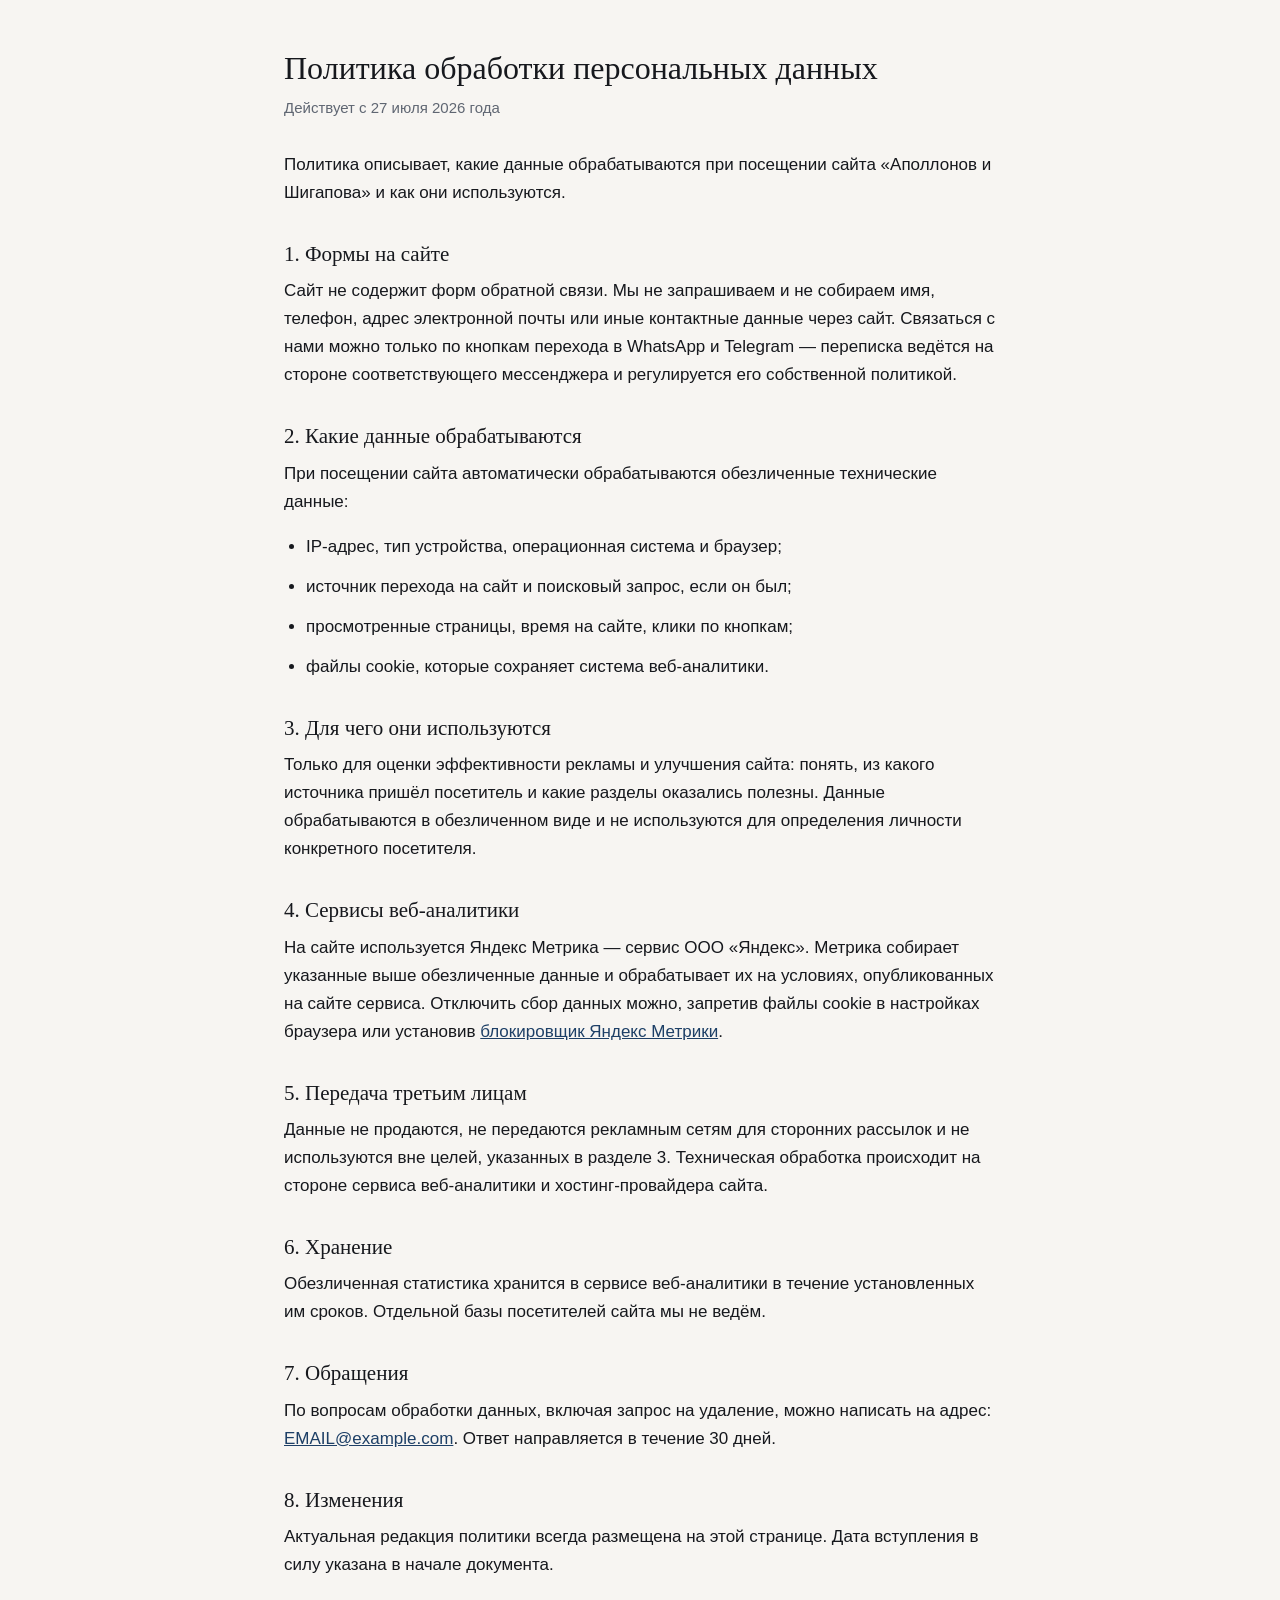
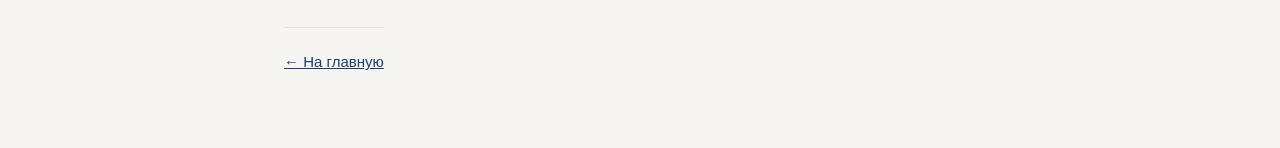
<file: site/privacy.html>
<!DOCTYPE html>
<html lang="ru">
<head>
<meta charset="UTF-8" />
<meta name="viewport" content="width=device-width, initial-scale=1" />
<title>Политика обработки персональных данных — Аполлонов и Шигапова</title>
<meta name="robots" content="noindex" />
<style>
  :root {
    --paper: #f7f5f2;
    --ink: #16181d;
    --muted: #5f6672;
    --line: #e3ddd4;
    --accent: #1d3f66;
  }
  * { box-sizing: border-box; }
  body {
    margin: 0;
    background: var(--paper);
    color: var(--ink);
    font-family: -apple-system, BlinkMacSystemFont, "Segoe UI", Roboto, Arial, sans-serif;
    font-size: 17px;
    line-height: 1.65;
  }
  .wrap { max-width: 760px; margin: 0 auto; padding: 48px 24px 72px; }
  h1, h2 {
    font-family: Georgia, "Palatino Linotype", "Times New Roman", serif;
    font-weight: 400;
    line-height: 1.25;
  }
  h1 { font-size: 32px; margin: 0 0 8px; }
  h2 { font-size: 21px; margin: 34px 0 10px; }
  p, li { margin: 0 0 12px; }
  ul { padding-left: 22px; }
  a { color: var(--accent); }
  .updated { color: var(--muted); font-size: 15px; margin-bottom: 30px; }
  .back {
    display: inline-block;
    margin-top: 36px;
    padding-top: 22px;
    border-top: 1px solid var(--line);
    font-size: 15px;
  }
</style>
</head>
<body>
<div class="wrap">

  <h1>Политика обработки персональных данных</h1>
  <p class="updated">Действует с 27 июля 2026 года</p>

  <p>
    Политика описывает, какие данные обрабатываются при посещении сайта
    «Аполлонов и Шигапова» и как они используются.
  </p>

  <h2>1. Формы на сайте</h2>
  <p>
    Сайт не содержит форм обратной связи. Мы не запрашиваем и не собираем имя,
    телефон, адрес электронной почты или иные контактные данные через сайт.
    Связаться с нами можно только по кнопкам перехода в WhatsApp и Telegram —
    переписка ведётся на стороне соответствующего мессенджера и регулируется
    его собственной политикой.
  </p>

  <h2>2. Какие данные обрабатываются</h2>
  <p>
    При посещении сайта автоматически обрабатываются обезличенные технические данные:
  </p>
  <ul>
    <li>IP-адрес, тип устройства, операционная система и браузер;</li>
    <li>источник перехода на сайт и поисковый запрос, если он был;</li>
    <li>просмотренные страницы, время на сайте, клики по кнопкам;</li>
    <li>файлы cookie, которые сохраняет система веб-аналитики.</li>
  </ul>

  <h2>3. Для чего они используются</h2>
  <p>
    Только для оценки эффективности рекламы и улучшения сайта: понять, из какого
    источника пришёл посетитель и какие разделы оказались полезны. Данные
    обрабатываются в обезличенном виде и не используются для определения личности
    конкретного посетителя.
  </p>

  <h2>4. Сервисы веб-аналитики</h2>
  <p>
    На сайте используется Яндекс Метрика — сервис ООО «Яндекс». Метрика собирает
    указанные выше обезличенные данные и обрабатывает их на условиях, опубликованных
    на сайте сервиса. Отключить сбор данных можно, запретив файлы cookie в настройках
    браузера или установив
    <a href="https://yandex.ru/support/metrica/general/opt-out.html" target="_blank" rel="noopener">
      блокировщик Яндекс Метрики</a>.
  </p>

  <h2>5. Передача третьим лицам</h2>
  <p>
    Данные не продаются, не передаются рекламным сетям для сторонних рассылок и не
    используются вне целей, указанных в разделе 3. Техническая обработка происходит
    на стороне сервиса веб-аналитики и хостинг-провайдера сайта.
  </p>

  <h2>6. Хранение</h2>
  <p>
    Обезличенная статистика хранится в сервисе веб-аналитики в течение установленных
    им сроков. Отдельной базы посетителей сайта мы не ведём.
  </p>

  <h2>7. Обращения</h2>
  <p>
    По вопросам обработки данных, включая запрос на удаление, можно написать на адрес:
    <a href="mailto:EMAIL@example.com">EMAIL@example.com</a>.
    Ответ направляется в течение 30 дней.
  </p>

  <h2>8. Изменения</h2>
  <p>
    Актуальная редакция политики всегда размещена на этой странице.
    Дата вступления в силу указана в начале документа.
  </p>

  <a class="back" href="index.html">← На главную</a>

</div>
</body>
</html>
</file>
